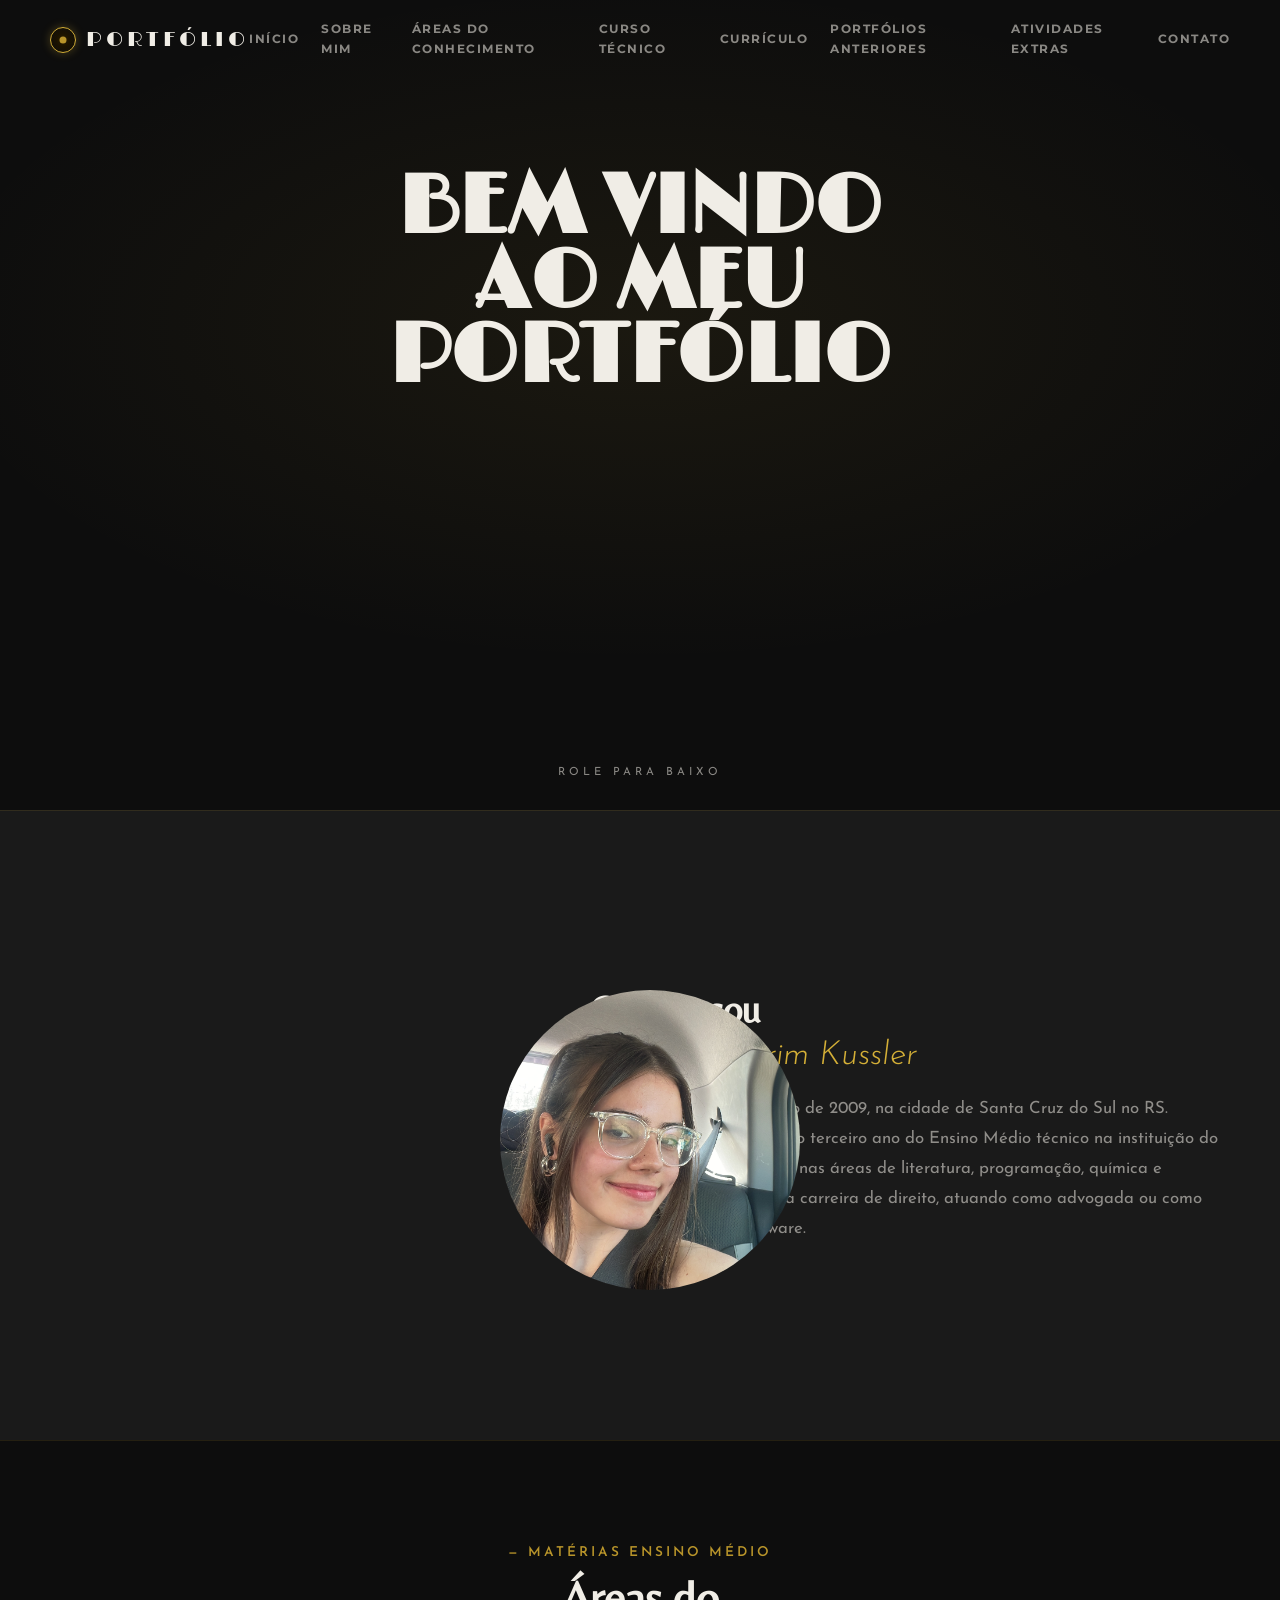
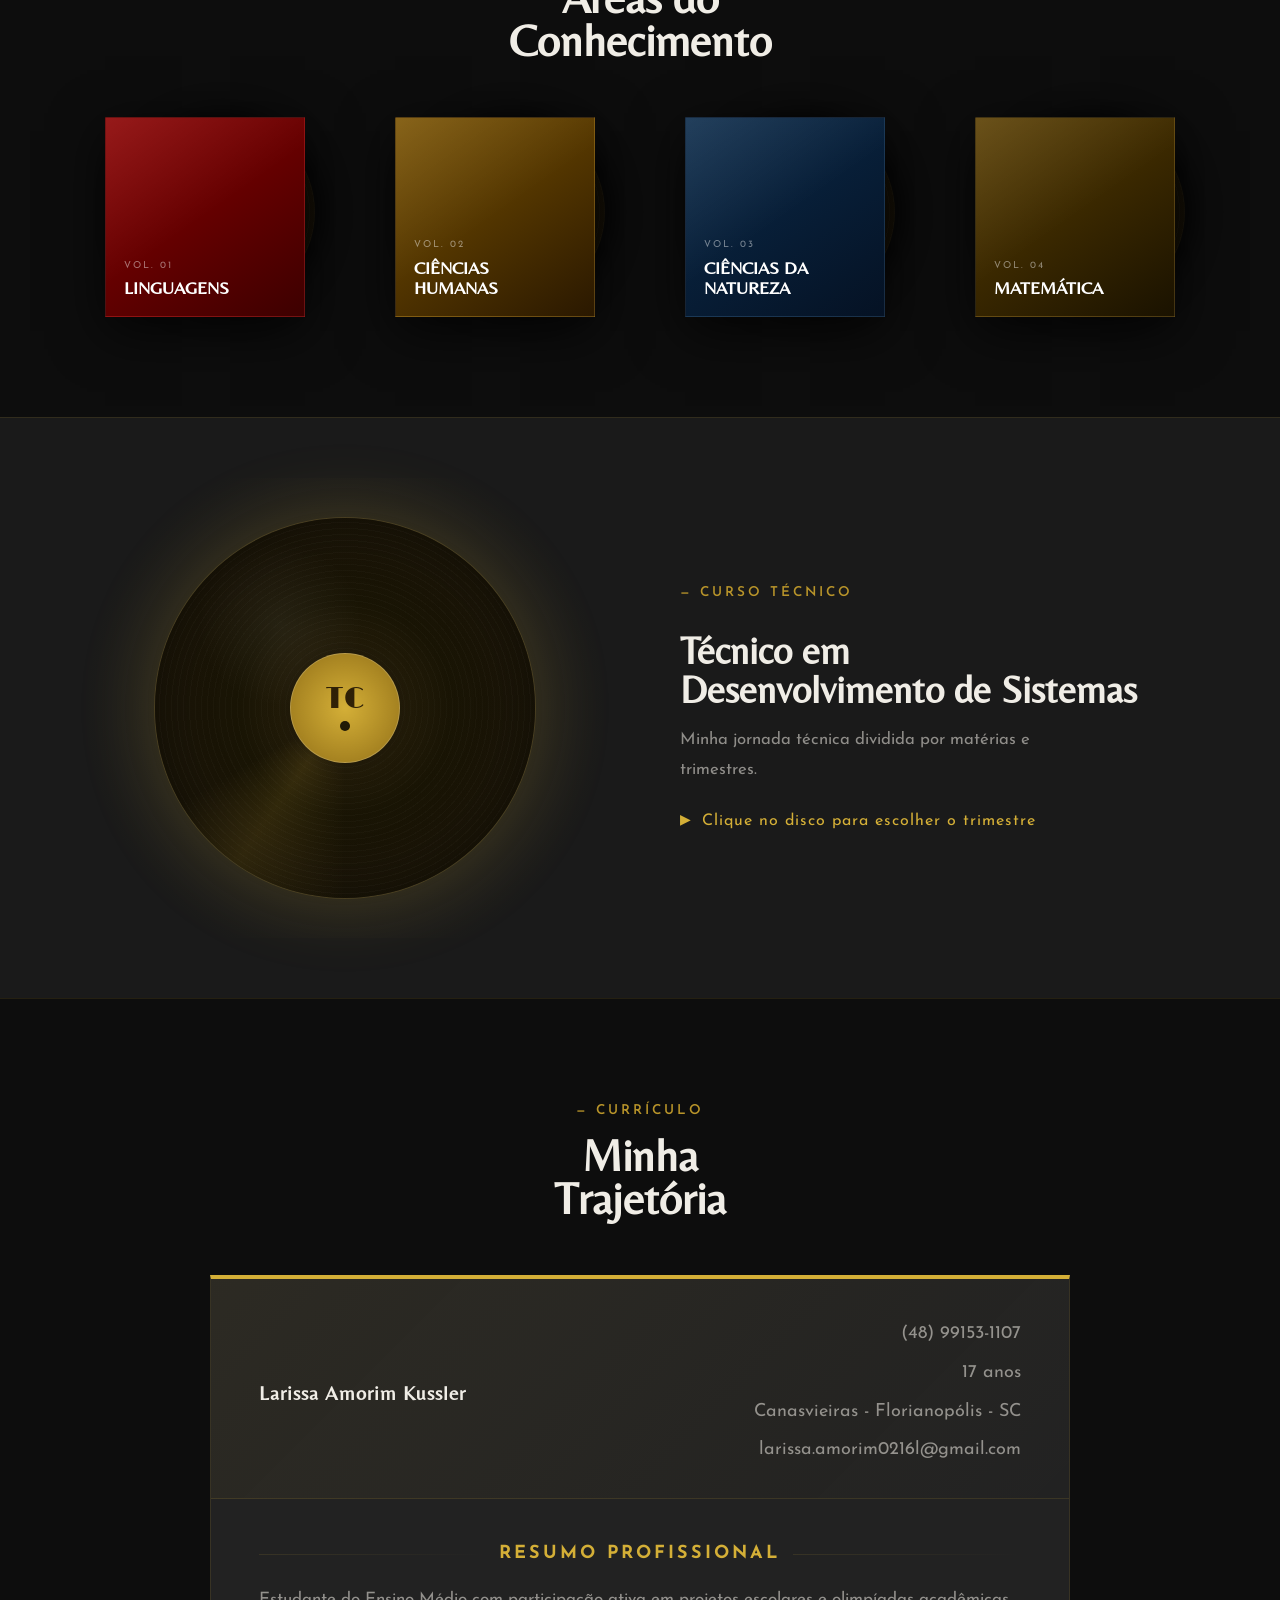
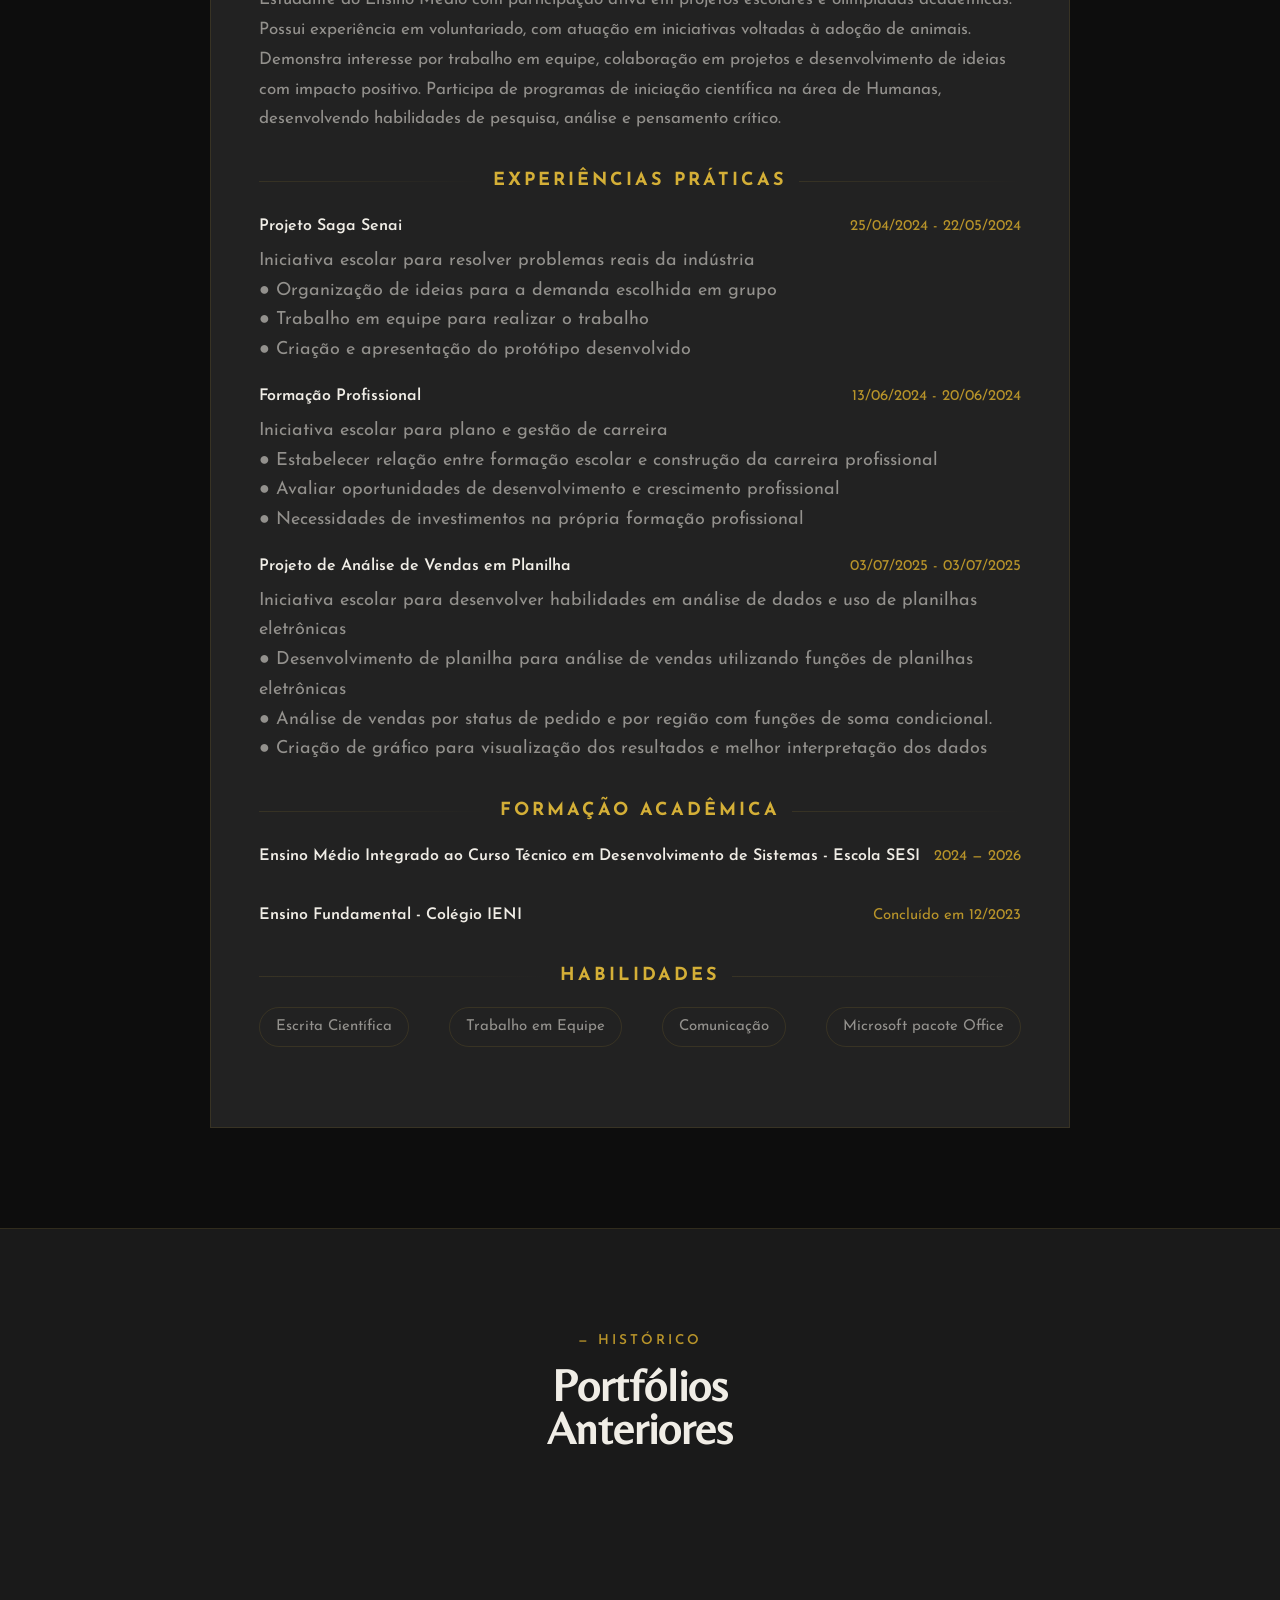
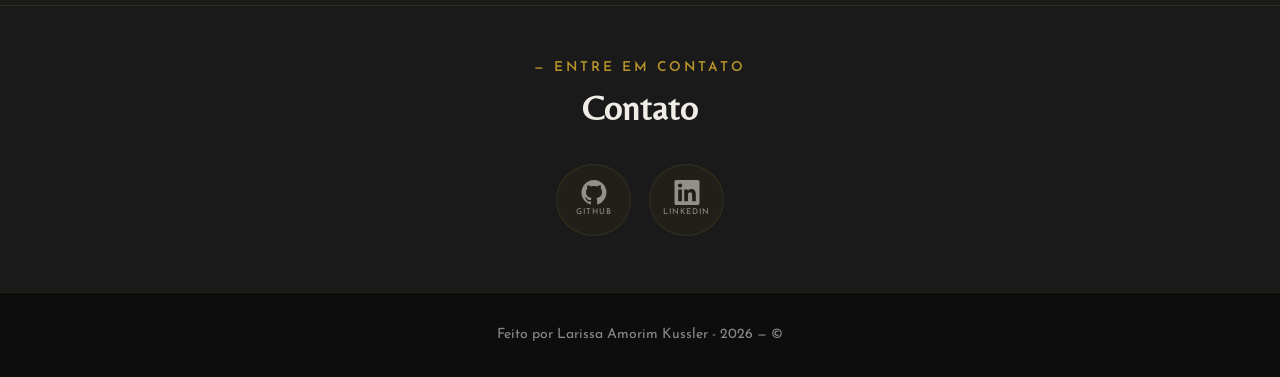
<file: index.html>
<!DOCTYPE html>
<html lang="pt-BR">
<head>
    <meta charset="UTF-8">
    <meta name="viewport" content="width=device-width, initial-scale=1.0">
    <title>Portfólio | Design, Criatividade & Propósito</title>
    <link rel="preconnect" href="https://fonts.googleapis.com">
    <link href="https://fonts.googleapis.com/css2?family=Limelight&family=Belleza&family=Josefin+Sans:ital,wght@0,300;0,400;0,600;1,300&family=Montserrat:wght@700;800&display=swap" rel="stylesheet">
    <link rel="stylesheet" href="style.css">
</head>
<body>

    <button id="back-to-top" title="Voltar ao topo">&#8679;</button>

    <!-- NAVBAR -->
    <header id="navbar">
        <div class="logo">
            <div class="logo-disc"></div>
            PORTFÓLIO
        </div>
        <nav class="nav-links">
            <a href="#hero">INÍCIO</a>
            <a href="#sobre">SOBRE MIM</a>
            <a href="#areas">ÁREAS DO CONHECIMENTO</a>
            <a href="#tecnico">CURSO TÉCNICO</a>
            <a href="#curriculo">CURRÍCULO</a>
            <a href="#portfolios-anteriores">PORTFÓLIOS ANTERIORES</a>
            <a href="#extras">ATIVIDADES EXTRAS</a>
            <a href="#contato">CONTATO</a>
        </nav>
    </header>


    <!-- HERO -->
    <section id="hero">
        <div class="hero-content">
            <h1 class="hero-title">BEM VINDO<br>AO MEU PORTFÓLIO</h1>
        </div>
            </div>
        </div>
        <div class="hero-scroll-hint">ROLE PARA BAIXO </div>
    </section>

    <!-- SOBRE MIM -->
    <section id="sobre">
        <div class="sobre-left">
        </div>
        <div class="sobre-right">
        <img src="foto.jpeg" alt="" style="position: absolute; left: 500PX; width: 300px; height: 300px; border-radius: 70%; object-fit: cover; ">           
         <h2>Olá, eu sou<br><em>Larissa Amorim Kussler</em></h2>
            <p>Nasci no dia 16 de fevereiro de 2009, na cidade de Santa Cruz do Sul no RS. Atualmente, está cursando o terceiro ano do Ensino Médio técnico na instituição do SESI/SENAI. Tem interesse nas áreas de literatura, programação, química e história. Pretende seguir na carreira de direito, atuando como advogada ou como desenvolvedora de Software.</p>
            </div>
        </div>
    </section>

    <!-- ÁREAS DO CONHECIMENTO -->
    <section id="areas">
        <div class="section-header centered">
                <p class="section-tag">— Matérias Ensino Médio</p>
            <h2>Áreas do<br>Conhecimento</h2>
        </div>
        <div class="albums-row" id="grid-areas">
            <div class="album-item" onclick="window.location.href='linguagens1tri.html'">
                <div class="album-cover" style="--c1:#8B0000;--c2:#3d0000">
                    <span class="alb-vol">VOL. 01</span>
                    <h3>LINGUAGENS</h3>
                    <div class="alb-shine"></div>
                </div>
                <div class="album-disc-hover">
                    <div class="adh-grooves"></div>
                    <div class="adh-label" style="background:#8B0000"><span>01</span><div class="adh-hole"></div></div>
                </div>
            </div>
            <div class="album-item" onclick="window.location.href='humanas1tri.html'">
                <div class="album-cover" style="--c1:#7a5200;--c2:#2a1800">
                    <span class="alb-vol">VOL. 02</span>
                    <h3>CIÊNCIAS HUMANAS</h3>
                    <div class="alb-shine"></div>
                </div>
                <div class="album-disc-hover">
                    <div class="adh-grooves"></div>
                    <div class="adh-label" style="background:#C9A95C"><span>02</span><div class="adh-hole"></div></div>
                </div>
            </div>
            <div class="album-item" onclick="window.location.href='natureza1tri.html'">
                <div class="album-cover" style="--c1:#0a2a4a;--c2:#051224">
                    <span class="alb-vol">VOL. 03</span>
                    <h3>CIÊNCIAS DA NATUREZA</h3>
                    <div class="alb-shine"></div>
                </div>
                <div class="album-disc-hover">
                    <div class="adh-grooves"></div>
                    <div class="adh-label" style="background:#0a4a7a"><span>03</span><div class="adh-hole"></div></div>
                </div>
            </div>
            <div class="album-item" onclick="window.location.href='matematica1tri.html'">
                <div class="album-cover" style="--c1:#5a3e00;--c2:#1a1200">
                    <span class="alb-vol">VOL. 04</span>
                    <h3>MATEMÁTICA</h3>
                    <div class="alb-shine"></div>
                </div>
                <div class="album-disc-hover">
                    <div class="adh-grooves"></div>
                    <div class="adh-label" style="background:#D4AF37"><span>04</span><div class="adh-hole"></div></div>
                </div>
            </div>
        </div>
    </section>

    <!-- CURSO TÉCNICO -->
    <section id="tecnico">
        <div class="tecnico-hero-layout">
            <div class="tecnico-hero-disc-wrap">
                <div class="tecnico-hero-disc" id="tecnico-hero-disc">
                    <div class="tdisc-grooves"></div>
                    <div class="tdisc-groove-highlight"></div>
                    <div class="tecnico-hero-label">
                        <span class="tecnico-hero-num">TC</span>
                        <div class="tecnico-hero-hole"></div>
                    </div>
                </div>
                <div class="tecnico-disc-glow"></div>
            </div>
            <div class="tecnico-hero-text">
                <p class="section-tag">— CURSO TÉCNICO</p>
                <h2 class="tecnico-hero-title">Técnico em<br>Desenvolvimento de Sistemas</h2>
                <p class="tecnico-hero-desc">Minha jornada técnica dividida por matérias e trimestres.</p>
                <p class="tecnico-hero-hint">
                    <span class="hint-icon">▶</span>
                    Clique no disco para escolher o trimestre
                </p>
            </div>
        </div>
    </section>

    <!-- CURRÍCULO -->
    <section id="curriculo">
        <div class="section-header centered">
            <p class="section-tag">— CURRÍCULO</p>
            <h2>Minha<br>Trajetória</h2>
        </div>
        <div class="curriculo-resume">
            <div class="resume-header">
                <div class="resume-header-left">
                    <div>
                        <h3 class="resume-name">Larissa Amorim Kussler<br></h3>
                    </div>
                </div>
                <div class="resume-header-right">
                    <div class="resume-contact-item"><span class="rc-icon"></span> (48) 99153-1107</div>
                    <div class="resume-contact-item"><span class="rc-icon"></span> 17 anos</div>
                    <div class="resume-contact-item"><span class="rc-icon"></span> Canasvieiras - Florianopólis - SC</div>
                    <div class="resume-contact-item"><span class="rc-icon"></span> larissa.amorim0216l@gmail.com</div>
                </div>
            </div>
            <div class="resume-body">
                <div class="resume-col-left">
                    <div class="resume-section">
                        <h4 class="resume-section-title"><span class="rs-line"></span>RESUMO PROFISSIONAL<span class="rs-line"></span></h4>
                        <p>Estudante do Ensino Médio com participação ativa em projetos escolares e olimpíadas acadêmicas. Possui 
experiência em voluntariado, com atuação em iniciativas voltadas à adoção de animais. Demonstra interesse por 
trabalho em equipe, colaboração em projetos e desenvolvimento de ideias com impacto positivo. Participa de 
programas de iniciação científica na área de Humanas, desenvolvendo habilidades de pesquisa, análise e pensamento 
crítico. </p>
                    </div>
                    <div class="resume-section">
                        <h4 class="resume-section-title"><span class="rs-line"></span>EXPERIÊNCIAs PRÁTICAS<span class="rs-line"></span></h4>
                        <div class="resume-exp-item">
                            <div class="resume-exp-header">
                                <strong>Projeto Saga Senai</strong>
                                <span class="resume-exp-year">25/04/2024 - 22/05/2024 </span>
                            </div>
                            <p>Iniciativa escolar para resolver problemas reais da indústria</p>
                            <p>● Organização de ideias para a demanda escolhida em grupo</p>
                            <p>● Trabalho em equipe para realizar o trabalho</p>
                            <p>● Criação e apresentação do protótipo desenvolvido</p>
                        </div>
                        <div class="resume-exp-item">
                            <div class="resume-exp-header">
                                <strong>Formação Profissional</strong>
                                <span class="resume-exp-year">13/06/2024 - 20/06/2024</span>
                            </div>
                        <p>Iniciativa escolar para plano e gestão de carreira </p>
                        <p>● Estabelecer relação entre formação escolar e construção da carreira profissional </p>
                        <p>● Avaliar oportunidades de desenvolvimento e crescimento profissional</p>
                        <p>● Necessidades de investimentos na própria formação profissional</p>
                    </div>
                    <div class="resume-exp-item">
                            <div class="resume-exp-header">
                                <strong>Projeto de Análise de Vendas em Planilha</strong>
                                <span class="resume-exp-year"> 03/07/2025 - 03/07/2025</span>
                            </div>
                        <p>Iniciativa escolar para desenvolver habilidades em análise de dados e uso de planilhas eletrônicas</p>
                        <p>● Desenvolvimento de planilha para análise de vendas utilizando funções de planilhas eletrônicas</p>
                        <p>● Análise de vendas por status de pedido e por região com funções de soma condicional.</p>
                        <p>● Criação de gráfico para visualização dos resultados e melhor interpretação dos dados</p>
                    </div>
                    </div>
                    <div class="resume-section">
                        <h4 class="resume-section-title"><span class="rs-line"></span>FORMAÇÃO ACADÊMICA<span class="rs-line"></span></h4>
                        <div class="resume-exp-item">
                            <div class="resume-exp-header">
                                <strong>Ensino Médio Integrado ao Curso Técnico em Desenvolvimento de Sistemas  - Escola SESI</strong>
                                <span class="resume-exp-year">2024 — 2026</span>
                            </div>
                        </div>
                    </div>
                                        <div class="resume-section">
                        <div class="resume-exp-item">
                            <div class="resume-exp-header">
                                <strong>Ensino Fundamental - Colégio IENI</strong>
                                <span class="resume-exp-year">Concluído em 12/2023</span>
                            </div>
                        </div>
                    </div>
                    <div class="resume-section">
                        <h4 class="resume-section-title"><span class="rs-line"></span>HABILIDADES<span class="rs-line"></span></h4>
                        <div class="resume-skills-grid">
                            <span>Escrita Científica </span>
                            <span>Trabalho em Equipe</span>
                            <span>Comunicação</span>
                            <span>Microsoft pacote Office</span>
                        </div>
                    </div>
                </div>
            </div>
        </div>
    </section>

    <!-- PORTFÓLIOS ANTERIORES -->
    <section id="portfolios-anteriores">
        <div class="section-header centered">
            <p class="section-tag">— HISTÓRICO</p>
            <h2>Portfólios<br>Anteriores</h2>
     
        </div>
    </section>

   
    <!-- CONTATO -->
    <section id="contato">
        <div class="section-header centered">
            <p class="section-tag">— ENTRE EM CONTATO</p>
            <h2>Contato</h2>
        </div>
        <div class="social-circles">
            <a href="https://github.com/Lari0216" target="_blank" class="social-circle" title="GitHub">
                <svg viewBox="0 0 24 24" fill="currentColor"><path d="M12 0C5.37 0 0 5.37 0 12c0 5.31 3.435 9.795 8.205 11.385.6.105.825-.255.825-.57 0-.285-.015-1.23-.015-2.235-3.015.555-3.795-.735-4.035-1.41-.135-.345-.72-1.41-1.23-1.695-.42-.225-1.02-.78-.015-.795.945-.015 1.62.87 1.845 1.23 1.08 1.815 2.805 1.305 3.495.99.105-.78.42-1.305.765-1.605-2.67-.3-5.46-1.335-5.46-5.925 0-1.305.465-2.385 1.23-3.225-.12-.3-.54-1.53.12-3.18 0 0 1.005-.315 3.3 1.23.96-.27 1.98-.405 3-.405s2.04.135 3 .405c2.295-1.56 3.3-1.23 3.3-1.23.66 1.65.24 2.88.12 3.18.765.84 1.23 1.905 1.23 3.225 0 4.605-2.805 5.625-5.475 5.925.435.375.81 1.095.81 2.22 0 1.605-.015 2.895-.015 3.3 0 .315.225.69.825.57A12.02 12.02 0 0 0 24 12c0-6.63-5.37-12-12-12z"/></svg>
                <span>GitHub</span>
            </a>
            <a href="https://www.linkedin.com/in/larissa-amorim-kussler-7534a0365/" target="_blank" class="social-circle" title="LinkedIn">
                <svg viewBox="0 0 24 24" fill="currentColor"><path d="M20.447 20.452h-3.554v-5.569c0-1.328-.027-3.037-1.852-3.037-1.853 0-2.136 1.445-2.136 2.939v5.667H9.351V9h3.414v1.561h.046c.477-.9 1.637-1.85 3.37-1.85 3.601 0 4.267 2.37 4.267 5.455v6.286zM5.337 7.433a2.062 2.062 0 0 1-2.063-2.065 2.064 2.064 0 1 1 2.063 2.065zm1.782 13.019H3.555V9h3.564v11.452zM22.225 0H1.771C.792 0 0 .774 0 1.729v20.542C0 23.227.792 24 1.771 24h20.451C23.2 24 24 23.227 24 22.271V1.729C24 .774 23.2 0 22.222 0h.003z"/></svg>
                <span>LinkedIn</span>
            </a>
    
            </a>
        </div>
    </section>

    <footer>
        <div class="footer-inner">
            <p>Feito por Larissa Amorim Kussler - 2026 — &copy; </p>
        </div>
    </footer>

    <!-- OVERLAY: ESCOLHA DO TRIMESTRE (3 discos) -->
    <div id="trimestre-escolha-overlay" class="overlay-hidden">
        <div class="trim-escolha-bg"></div>
        <div class="ov-navbar">
            <div class="logo">
                <div class="logo-disc"></div>
                PORTFÓLIO
            </div>
            <nav class="ov-nav-links">
                <a href="#hero"   onclick="closeAllOverlays()">INÍCIO</a>
                <a href="#sobre"  onclick="closeAllOverlays()">SOBRE MIM</a>
                <a href="#areas"  onclick="closeAllOverlays()">ÁREAS</a>
                <a href="#tecnico" onclick="closeAllOverlays()">CURSO TÉCNICO</a>
                <a href="#curriculo" onclick="closeAllOverlays()">CURRÍCULO</a>
                <a href="#portfolios-anteriores" onclick="closeAllOverlays()">PORTFÓLIOS ANTERIORES</a>
                <a href="#extras" onclick="closeAllOverlays()">ATIVIDADES EXTRAS</a>
                <a href="#contato" onclick="closeAllOverlays()">CONTATO</a>
            </nav>
        </div>
        <button class="ov-back-btn" id="close-trim-escolha">&#8592; VOLTAR</button>
        <a href="#hero" onclick="closeAllOverlays()" class="ov-home-link">&#8595; VOLTAR PARA O INÍCIO</a>
        <div class="trim-escolha-content">
            <p class="section-tag" style="text-align:center;margin-bottom:12px">— CURSO TÉCNICO</p>
            <h2 class="trim-escolha-title">ESCOLHA O TRIMESTRE</h2>
            <div class="trim-wave-deco"></div>
            <div class="trim-discs-row">
                <div class="trim-disc-item" data-trim="1">
                    <div class="trim-disc">
                        <div class="tdisc-grooves"></div>
                        <div class="tdisc-groove-highlight"></div>
                        <div class="trim-disc-label-center" style="background:radial-gradient(circle,#8B0000,#3a0000)">
                            <span class="trim-disc-num">01</span>
                            <div class="trim-disc-hole"></div>
                        </div>
                    </div>
                    <p class="trim-disc-label-text">1° TRIMESTRE</p>
                </div>
                <div class="trim-disc-item trim-disc-locked" data-trim="2">
                    <div class="trim-disc">
                        <div class="tdisc-grooves"></div>
                        <div class="tdisc-groove-highlight"></div>
                        <div class="trim-disc-label-center" style="background:radial-gradient(circle,#444,#222)">
                            <span class="trim-disc-num">02</span>
                            <div class="trim-disc-hole"></div>
                        </div>
                    </div>
                    <p class="trim-disc-label-text">2° TRIMESTRE</p>
                    <span class="trim-disc-badge">EM ANDAMENTO</span>
                </div>
                <div class="trim-disc-item trim-disc-locked" data-trim="3">
                    <div class="trim-disc">
                        <div class="tdisc-grooves"></div>
                        <div class="tdisc-groove-highlight"></div>
                        <div class="trim-disc-label-center" style="background:radial-gradient(circle,#444,#222)">
                            <span class="trim-disc-num">03</span>
                            <div class="trim-disc-hole"></div>
                        </div>
                    </div>
                    <p class="trim-disc-label-text">3° TRIMESTRE</p>
                    <span class="trim-disc-badge">EM ANDAMENTO</span>
                </div>
            </div>
        </div>
    </div>

    <!-- OVERLAY: MATÉRIAS + ATIVIDADES -->
    <div id="materias-overlay" class="overlay-hidden">
        <div class="mats-bg"></div>
        <div class="ov-navbar">
            <div class="logo">
                <div class="logo-disc"></div>
                PORTFÓLIO
            </div>
            <nav class="ov-nav-links">
                <a href="#hero"   onclick="closeAllOverlays()">INÍCIO</a>
                <a href="#sobre"  onclick="closeAllOverlays()">SOBRE MIM</a>
                <a href="#areas"  onclick="closeAllOverlays()">ÁREAS</a>
                <a href="#tecnico" onclick="closeAllOverlays()">CURSO TÉCNICO</a>
                <a href="#curriculo" onclick="closeAllOverlays()">CURRÍCULO</a>
                <a href="#portfolios-anteriores" onclick="closeAllOverlays()">PORTFÓLIOS ANTERIORES</a>
                <a href="#extras" onclick="closeAllOverlays()">ATIVIDADES EXTRAS</a>
                <a href="#contato" onclick="closeAllOverlays()">CONTATO</a>
            </nav>
        </div>
        <button class="ov-back-btn" id="close-materias">&#8592; VOLTAR</button>
        <div class="mats-layout">
            <div class="mats-left">
                <p class="mats-trimestre-label" id="mats-trimestre-label">1° TRIMESTRE</p>
                <p class="section-tag" style="margin-bottom:20px">MATÉRIAS</p>
                <div class="mats-subject-list">
                    <div class="mats-subject active" data-subject-index="0">
                        <span class="mats-subject-num">01</span>
                        <span class="mats-subject-name">Modelagem de Sistemas</span>
                    </div>
                    <div class="mats-subject" data-subject-index="1">
                        <span class="mats-subject-num">02</span>
                        <span class="mats-subject-name">Banco de Dados</span>
                    </div>
                    <div class="mats-subject" data-subject-index="2">
                        <span class="mats-subject-num">03</span>
                        <span class="mats-subject-name">IoT</span>
                    </div>
                </div>
            </div>
            <div class="mats-center">
                <div class="mats-vinyl" id="mats-vinyl">
                    <div class="tdisc-grooves"></div>
                    <div class="tdisc-groove-highlight"></div>
                    <div class="mats-vinyl-label" id="mats-vinyl-label">
                        <div class="mats-vinyl-hole"></div>
                    </div>
                </div>
            </div>
            <div class="mats-right">
                <p class="section-tag" style="margin-bottom:8px">MATÉRIA SELECIONADA</p>
                <h3 class="mats-selected-title" id="mats-selected-title">Modelagem de Sistemas</h3>
                <p class="mats-selected-hint">Clique na atividade para vê-la.</p>
                <p class="section-tag" style="margin-top:24px;margin-bottom:12px">ATIVIDADES</p>
                <div class="mats-activities-list" id="mats-activities-list">
                    <div class="mats-activity-item" data-activity="0"><span class="mats-act-icon"></span><span>01. S.A MODELAGEM DE SISTEMAS</span></div>
                    <div class="mats-activity-item" data-activity="1"><span class="mats-act-icon"></span><span>02. GRAND</span></div>
                </div>
            </div>
        </div>
    </div>

    <!-- OVERLAY: CARROSSEL DE ATIVIDADE -->
    <div id="atividade-overlay" class="overlay-hidden">
        <div class="ov-navbar">
            <div class="logo">
                <div class="logo-disc"></div>
                PORTFÓLIO
            </div>
            <nav class="ov-nav-links">
                <a href="#hero"   onclick="closeAllOverlays()">INÍCIO</a>
                <a href="#sobre"  onclick="closeAllOverlays()">SOBRE MIM</a>
                <a href="#areas"  onclick="closeAllOverlays()">ÁREAS</a>
                <a href="#tecnico" onclick="closeAllOverlays()">CURSO TÉCNICO</a>
                <a href="#curriculo" onclick="closeAllOverlays()">CURRÍCULO</a>
                <a href="#portfolios-anteriores" onclick="closeAllOverlays()">PORTFÓLIOS ANTERIORES</a>
                <a href="#extras" onclick="closeAllOverlays()">ATIVIDADES EXTRAS</a>
                <a href="#contato" onclick="closeAllOverlays()">CONTATO</a>
            </nav>
        </div>
        <!-- X: fecha apenas este overlay e volta para matérias (página anterior) -->
        <button class="ov-close-x" id="close-atividade-x" title="Voltar para matérias">&#8592; </button>
        <!-- Voltar para o início -->
        <div class="atv-carousel-layout">
            <button class="atv-nav-btn" id="atv-prev">&#8249;</button>
            <div class="atv-slide-wrap">
                <div class="atv-slide" id="atv-slide">
                    <div class="atv-header">
                        <p class="atv-tag" id="atv-tag">ATIVIDADE 01</p>
                        <h2 class="atv-title" id="atv-title">S.A. MODELAGEM DE SISTEMAS</h2>
                        <p class="atv-desc" id="atv-desc">Desenvolvi o diagrama de Casos de Uso do sistema segundo as regras de modelagem orientada a objetos.</p>
                    </div>
                    <div class="atv-image-area">
                        <div class="atv-image-placeholder">
                           <div class="sub-container-da-imagem" style="position: relative; width: 100%; height: 0; padding-top: 56.25%; overflow: hidden; border-radius: 8px;">
  <iframe loading="lazy" style="position: absolute; width: 100%; height: 100%; top: 0; left: 0; border: none; padding: 0; margin: 0;" 
    src="https://www.canva.com/design/DAHHzzkFiGE/0PovBXwvNQzaDWsAE7fESw/view?embed" allowfullscreen="allowfullscreen" allow="fullscreen">
  </iframe>
</div>
<div style="margin-top: 10px; font-size: 0.9rem;">
  <a href="https://www.canva.com/design/DAHHzzkFiGE/0PovBXwvNQzaDWsAE7fESw/view" target="_blank" rel="noopener" style="color: #d4af37; text-decoration: underline;">
    Grand Prix - Portfólio
  </a> de Larissa Amorim
</div>
                        </div>
                    </div>
                </div>
            </div>
            <button class="atv-nav-btn" id="atv-next">&#8250;</button>
        </div>
        <div class="atv-footer">
            <div class="atv-counter" id="atv-counter">1 / 2</div>
            <div class="atv-dots-row" id="atv-dots"></div>
        </div>
    </div>

    <!-- OVERLAY: PLAYER (Ensino Médio) -->
    <div id="album-overlay" class="overlay-hidden">
        <div class="ov-navbar">
            <div class="logo">
                <div class="logo-disc"></div>
                PORTFÓLIO
            </div>
            <nav class="ov-nav-links">
                <a href="#hero"   onclick="closeAllOverlays()">INÍCIO</a>
                <a href="#sobre"  onclick="closeAllOverlays()">SOBRE MIM</a>
                <a href="#areas"  onclick="closeAllOverlays()">ÁREAS</a>
                <a href="#tecnico" onclick="closeAllOverlays()">CURSO TÉCNICO</a>
                <a href="#curriculo" onclick="closeAllOverlays()">CURRÍCULO</a>
                <a href="#portfolios-anteriores" onclick="closeAllOverlays()">PORTFÓLIOS ANTERIORES</a>
                <a href="#extras" onclick="closeAllOverlays()">ATIVIDADES EXTRAS</a>
                <a href="#contato" onclick="closeAllOverlays()">CONTATO</a>
            </nav>
        </div>
        <div class="player-layout">
            <div class="player-left">
                <div class="player-cover-wrap">
                    <div class="player-vinyl" id="player-vinyl">
                        <div class="player-vinyl-label" id="player-vinyl-label"></div>
                    </div>
                    <div class="player-sleeve" id="player-sleeve"></div>
                </div>
                <button id="close-album">&#10005; FECHAR</button>
            </div>
            <div class="player-right">
                <p class="player-cat" id="player-cat">Ensino Médio</p>
                <h2 id="player-title">LINGUAGENS</h2>
                <p class="player-subtitle">Selecione um trimestre</p>
                <ul class="tracklist">
                    <li class="track-item" data-track="1">
                        <span class="track-num">01</span>
                        <div class="track-info"><strong>1° Trimestre</strong><span>Conteúdos e atividades</span></div>
                        <span class="track-arrow">&#8594;</span>
                    </li>
                    <li class="track-item" data-track="2">
                        <span class="track-num">02</span>
                        <div class="track-info"><strong>2° Trimestre</strong><span>Conteúdos e atividades</span></div>
                        <span class="track-arrow">&#8594;</span>
                    </li>
                    <li class="track-item" data-track="3">
                        <span class="track-num">03</span>
                        <div class="track-info"><strong>3° Trimestre</strong><span>Conteúdos e atividades</span></div>
                        <span class="track-arrow">&#8594;</span>
                    </li>
                </ul>
                <div class="player-bar"><div class="player-bar-fill" id="player-bar-fill"></div></div>
            </div>
        </div>
    </div>

    <!-- OVERLAY: TRIMESTRE (Ensino Médio) -->
    <div id="trimestre-overlay" class="overlay-hidden">
        <div class="ov-navbar">
            <div class="logo">
                <div class="logo-disc"></div>
                PORTFÓLIO
            </div>
            <nav class="ov-nav-links">
                <a href="#hero"   onclick="closeAllOverlays()">INÍCIO</a>
                <a href="#sobre"  onclick="closeAllOverlays()">SOBRE MIM</a>
                <a href="#areas"  onclick="closeAllOverlays()">ÁREAS</a>
                <a href="#tecnico" onclick="closeAllOverlays()">CURSO TÉCNICO</a>
                <a href="#curriculo" onclick="closeAllOverlays()">CURRÍCULO</a>
                <a href="#portfolios-anteriores" onclick="closeAllOverlays()">PORTFÓLIOS ANTERIORES</a>
                <a href="#extras" onclick="closeAllOverlays()">ATIVIDADES EXTRAS</a>
                <a href="#contato" onclick="closeAllOverlays()">CONTATO</a>
            </nav>
        </div>
        <button class="ov-back-btn" id="close-trimestre">&#8592; VOLTAR</button>
        <div class="trimestre-content">
            <h2 id="trimestre-title">1° Trimestre</h2>
            <p id="trimestre-subject"></p>
            <div class="atividades-grid">
                <div class="ativ-card"><span class="ativ-num">01</span><h4>Atividade 1</h4><p>Descrição da atividade ou projeto desenvolvido neste período.</p></div>
                <div class="ativ-card"><span class="ativ-num">02</span><h4>Atividade 2</h4><p>Descrição da atividade ou projeto desenvolvido neste período.</p></div>
                <div class="ativ-card"><span class="ativ-num">03</span><h4>Trabalho Final</h4><p>Descrição do trabalho ou avaliação principal do trimestre.</p></div>
            </div>
        </div>
    </div>

    <script src="script.js"></script>
</body>
</html>
</file>
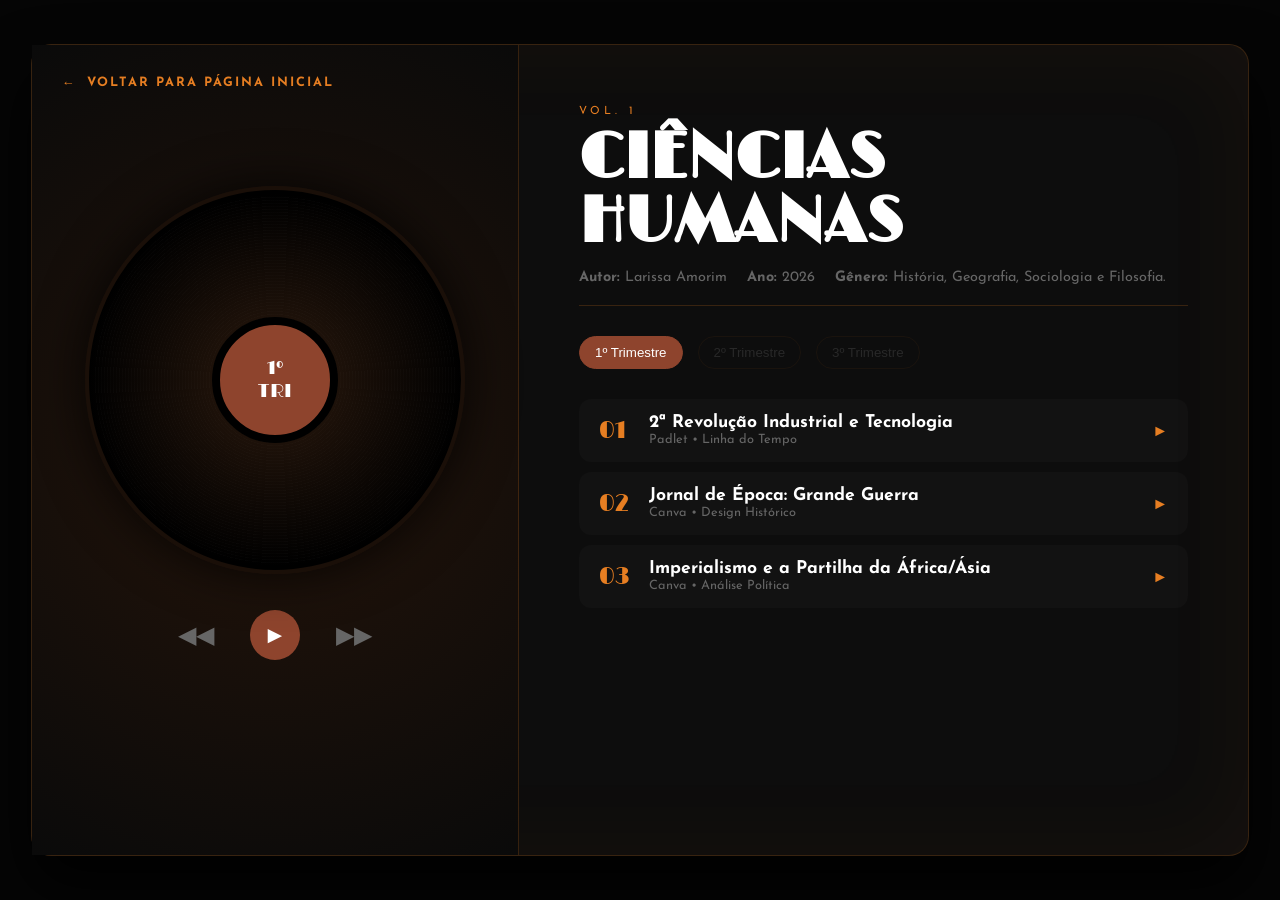
<file: humanas1tri.html>
<!DOCTYPE html>
<html lang="pt-BR">
<head>
    <meta charset="UTF-8">
    <meta name="viewport" content="width=device-width, initial-scale=1.0">
    <title>Humanas</title>
    <link rel="preconnect" href="https://fonts.googleapis.com">
    <link href="https://fonts.googleapis.com/css2?family=Limelight&family=Belleza&family=Josefin+Sans:wght@300;400;600&family=Montserrat:wght@700;800&display=swap" rel="stylesheet">
    
    <style>
        :root {
            --bg: #050505;
            --bg-card: #0d0d0d;
            --accent: #8e442d; /* Terracota / Humanas */
            --accent-bright: #e67e22; /* Âmbar Ativo */
            --gold: #D4AF37;
            --fg: #F0EDE6;
            --muted: #666;
            --border: rgba(230, 126, 34, 0.2);
            --font-display: 'Limelight', cursive;
            --font-body: 'Josefin Sans', sans-serif;
            --font-btn: 'Montserrat', sans-serif;
        }

        body {
            background-color: var(--bg);
            margin: 0;
            height: 100vh;
            display: flex;
            align-items: center;
            justify-content: center;
            font-family: var(--font-body);
            color: var(--fg);
            overflow: hidden;
        }

        .player-shell {
            width: 95%;
            max-width: 1300px;
            height: 90vh;
            background: var(--bg-card);
            border: 1px solid var(--border);
            border-radius: 20px;
            display: flex;
            position: relative;
            box-shadow: 0 30px 60px rgba(0,0,0,0.9), inset 0 0 100px rgba(230, 126, 34, 0.05);
        }

        .nav-back {
            position: absolute;
            top: 30px;
            left: 30px;
            color: var(--accent-bright);
            text-decoration: none;
            font-size: 0.8rem;
            letter-spacing: 2px;
            font-weight: 700;
            z-index: 100;
            display: flex;
            align-items: center;
            gap: 10px;
            transition: 0.3s;
        }
        .nav-back:hover { color: #fff; transform: translateX(-5px); }

        /* --- ESQUERDA --- */
        .player-left {
            flex: 1;
            display: flex;
            flex-direction: column;
            align-items: center;
            justify-content: center;
            border-right: 1px solid var(--border);
            background: radial-gradient(circle at center, #24140a 0%, #0a0a0a 100%);
            padding: 40px;
        }

        .vinyl-container {
            position: relative;
            width: 380px;
            height: 380px;
            display: flex;
            align-items: center;
            justify-content: center;
            margin-bottom: 40px;
        }

        .disco {
            width: 100%;
            height: 100%;
            background: radial-gradient(circle, #2c1a0e 0%, #000 70%);
            border-radius: 50%;
            border: 4px solid #1a0f08;
            box-shadow: 0 0 50px rgba(0,0,0,0.8);
            position: relative;
            animation: rotate 12s linear infinite;
            animation-play-state: paused;
        }

        .disco::after {
            content: ''; position: absolute; inset: 5px; border-radius: 50%;
            background: repeating-radial-gradient(circle, transparent 0, transparent 2px, rgba(255,255,255,0.02) 3px);
        }

        .disco-label {
            position: absolute; width: 110px; height: 110px; background: var(--accent);
            border-radius: 50%; top: 50%; left: 50%; transform: translate(-50%, -50%);
            border: 8px solid #000; display: flex; align-items: center; justify-content: center;
            font-family: var(--font-display); color: #fff; font-size: 1.2rem; text-align: center; z-index: 2;
        }

        @keyframes rotate { from { transform: rotate(0deg); } to { transform: rotate(360deg); } }

        .fake-controls { display: flex; gap: 30px; align-items: center; margin-bottom: 20px; }
        .ctrl-btn { background: none; border: none; color: var(--muted); font-size: 1.5rem; cursor: pointer; transition: 0.3s; }
        .ctrl-btn:hover { color: var(--accent-bright); }
        .play-btn { width: 50px; height: 50px; border-radius: 50%; background: var(--accent); color: #fff; display: flex; align-items: center; justify-content: center; }

        .visualizer { display: flex; gap: 4px; height: 30px; align-items: flex-end; }
        .bar { width: 4px; background: var(--accent-bright); border-radius: 2px; animation: wave 1s ease-in-out infinite alternate; animation-play-state: paused; }
        @keyframes wave { from { height: 5px; } to { height: 30px; } }

        /* --- DIREITA --- */
        .player-right { flex: 1.5; padding: 50px 60px; display: flex; flex-direction: column; overflow-y: auto; }

        .album-info { margin-bottom: 30px; }
        .album-tag { color: var(--accent-bright); font-size: 0.7rem; letter-spacing: 4px; text-transform: uppercase; margin-bottom: 10px; }
        .album-title { font-family: var(--font-display); font-size: 4rem; margin: 0; color: #fff; line-height: 1; }
        .album-meta { color: var(--muted); font-size: 0.9rem; margin-top: 15px; display: flex; gap: 20px; border-bottom: 1px solid var(--border); padding-bottom: 20px;}

        .trimester-nav { display: flex; gap: 15px; margin-bottom: 30px; }
        .tri-btn { background: none; border: 1px solid var(--border); color: var(--muted); padding: 8px 15px; border-radius: 20px; cursor: pointer; transition: 0.3s; }
        .tri-btn.active { background: var(--accent); color: #fff; border-color: var(--accent); }
        .tri-btn.locked { opacity: 0.3; cursor: not-allowed; }

        .track-item {
            display: flex; align-items: center; padding: 15px 20px; border-radius: 12px;
            margin-bottom: 10px; cursor: pointer; transition: 0.3s; background: rgba(255,255,255,0.02);
        }
        .track-item:hover { background: rgba(230, 126, 34, 0.05); transform: translateX(5px); }
        .track-num { font-family: var(--font-display); color: var(--accent-bright); font-size: 1.5rem; width: 50px; }
        .track-details { flex-grow: 1; }
        .track-details strong { display: block; font-size: 1.1rem; color: #fff; }
        .track-details span { font-size: 0.8rem; color: var(--muted); }

        /* --- DETALHE --- */
        .detail-view { display: none; }
        .btn-back-list { background: rgba(230, 126, 34, 0.1); border: 1px solid var(--accent); color: var(--accent-bright); padding: 8px 15px; border-radius: 20px; cursor: pointer; margin-bottom: 20px; }
        
        .media-container {
            width: 100%; height: 350px; background: #000; border-radius: 15px;
            margin-bottom: 25px; overflow: hidden; display: flex; align-items: center; justify-content: center;
        }
        .media-container iframe { width: 100%; height: 100%; border: none; }

        .detail-card { background: #110c0a; padding: 30px; border-radius: 15px; border: 1px solid var(--border); }
        .tag { background: rgba(230, 126, 34, 0.1); color: var(--accent-bright); font-size: 0.7rem; padding: 4px 10px; border-radius: 4px; margin-right: 5px; }
        .detail-card h2 { font-family: var(--font-display); color: #fff; font-size: 2rem; margin: 15px 0;}
        .detail-skill { font-size: 0.85rem; color: var(--accent-bright); border-top: 1px dashed var(--border); margin-top: 20px; padding-top: 20px; line-height: 1.6; }

        .progress-bar { height: 6px; background: #222; border-radius: 3px; margin: 20px 0; position: relative; }
        .progress-fill { height: 100%; background: var(--accent-bright); width: 0%; transition: width 0.8s; }

        ::-webkit-scrollbar { width: 6px; }
        ::-webkit-scrollbar-thumb { background: var(--accent); border-radius: 10px; }
    </style>
</head>
<body>

    <div class="player-shell">
        <a href="index.html" class="nav-back"><span>&#8592;</span>VOLTAR PARA PÁGINA INICIAL</a>

        <div class="player-left">
            <div class="vinyl-container">
                <div class="disco" id="vinyl-disc">
                    <div class="disco-label" id="disco-id">1º<br>TRI</div>
                </div>
            </div>
            <div class="fake-controls">
                <button class="ctrl-btn">&#9664;&#9664;</button>
                <button class="ctrl-btn play-btn" id="play-pause-btn">&#9658;</button>
                <button class="ctrl-btn">&#9654;&#9654;</button>
            </div>
            <div class="visualizer">
                <div class="bar"></div><div class="bar"></div><div class="bar"></div><div class="bar"></div><div class="bar"></div>
            </div>
        </div>

        <div class="player-right">
            <div class="album-info">
                <p class="album-tag">VOL. 1</p>
                <h1 class="album-title">CIÊNCIAS HUMANAS</h1>
                <div class="album-meta">
                    <span><strong>Autor:</strong> Larissa Amorim</span>
                    <span><strong>Ano:</strong> 2026</span>
                    <span><strong>Gênero:</strong> História, Geografia, Sociologia e Filosofia.</span>
                </div>
            </div>

            <div class="trimester-nav">
                <button class="tri-btn active">1º Trimestre</button>
                <button class="tri-btn locked">2º Trimestre</button>
                <button class="tri-btn locked">3º Trimestre</button>
            </div>

            <div id="list-view">
                <div class="track-item" onclick="showDetail('hum1')">
                    <span class="track-num">01</span>
                    <div class="track-details">
                        <strong>2ª Revolução Industrial e Tecnologia</strong>
                        <span>Padlet • Linha do Tempo</span>
                    </div>
                    <span style="color:var(--accent-bright)">&#9658;</span>
                </div>
                <div class="track-item" onclick="showDetail('hum2')">
                    <span class="track-num">02</span>
                    <div class="track-details">
                        <strong>Jornal de Época: Grande Guerra</strong>
                        <span>Canva • Design Histórico</span>
                    </div>
                    <span style="color:var(--accent-bright)">&#9658;</span>
                </div>
                <div class="track-item" onclick="showDetail('hum3')">
                    <span class="track-num">03</span>
                    <div class="track-details">
                        <strong>Imperialismo e a Partilha da África/Ásia</strong>
                        <span>Canva • Análise Política</span>
                    </div>
                    <span style="color:var(--accent-bright)">&#9658;</span>
                </div>
            </div>

            <div id="detail-view" class="detail-view">
                <button class="btn-back-list" onclick="hideDetail()">&#8592; Voltar à Playlist</button>
                <div class="media-container" id="det-media"></div>
                <div class="detail-card">
                    <div id="det-tags"></div>
                    <h2 id="det-title"></h2>
                    <p id="det-desc" style="line-height: 1.5; color: #ccc;"></p>
                    <div class="progress-bar"><div class="progress-fill" id="prog-fill"></div></div>
                    <div class="detail-skill" id="det-skill"></div>
                </div>
            </div>
        </div>
    </div>

    <script>
        const data = {
            'hum1': {
                id: '01',
                title: 'A 2ª Revolução Industrial e a Expansão Tecnológica',
                tags: ['#História', '#Tecnologia', '#Geopolítica'],
                mediaType: 'iframe',
                mediaSrc: 'https://padlet.com/larissa_kussler/mapa-2-revolucao-industrial-baf2k838id9fs453', 
                desc: 'Nesta atividade, montei uma linha do tempo em um mapa-mundi para mostrar como tecnologias como as ferrovias, telégrafos e refinarias se espalharam pelo mundo no final do século XIX. Expliquei as características técnicas dessas inovações e discutimos em sala como esse avanço industrial todo acabou gerando a busca por novos mercados, o neocolonialismo e aquele clima de "Paz Armada" antes das grandes guerras.',
                skill: '<strong>H21 / H22</strong> - Reconhecer como diferentes grupos se manifestaram diante das mudanças tecnológicas e analisar o fluxo dessa expansão pelo mundo.<br><br><strong>H23</strong> - Relacionar textos e processos históricos para entender como a indústria moldou a sociedade da época.'
            },
            'hum2': {
                id: '02',
                title: 'Jornal de Época: Grande Guerra e Rev. Russa',
                tags: ['#Canva', '#Jornalismo', '#GrandeGuerra'],
                mediaType: 'iframe',
                mediaSrc: 'https://www.canva.com/design/DAHFhkmpHFg/Ai0pz-1RSfhyaQLSZAFglA/view?embed', 
                desc: 'Nesta atividade, eu "virei" um jornalista do começo do século XX para investigar a Grande Guerra e a Revolução Russa. Tive que escrever três matérias com uma visão da época e montar a capa de um jornal antigo no Canva. Foi um desafio legal para entender como a nacionalidade do jornalista muda totalmente a forma como a notícia é contada.',
                skill: '<strong>C3 / C6</strong> - Analisar processos históricos e geopolíticos utilizando diferentes linguagens.<br><br><strong>H15 / H16</strong> - Relacionar conflitos mundiais com a ocupação do espaço.<br><br><strong>H20</strong> - Analisar relações de poder e dilemas políticos.<br><br><strong>H39</strong> - Produzir textos autorais utilizando o design e estética de um contexto histórico.'
            },
            'hum3': {
                id: '03',
                title: 'Imperialismo e a Partilha da África/Ásia',
                tags: ['#Imperialismo', '#África', '#Independência'],
                mediaType: 'iframe',
                mediaSrc: 'https://www.canva.com/design/DAHDv0aqe2Q/qqF5rjinXPqr2iL1sFkJzg/view?embed', 
                desc: 'Estudei como a 2ª Revolução Industrial impulsionou a colonização. Começamos discutindo os "zoológicos humanos" e, depois, escolhi o Egito para contar sua trajetória em cinco momentos: desde antes da invasão até a luta pela independência e como ele está hoje.',
                skill: '<strong>C2</strong> - Compreender a relação entre a expansão industrial e o processo de colonização.<br><br><strong>H8 / H10</strong> - Analisar a partilha dos continentes e as consequências políticas e sociais.<br><br><strong>H12</strong> - Relacionar os processos de independência com desafios atuais.'
            }
        };

        const vinyl = document.getElementById('vinyl-disc');
        const playBtn = document.getElementById('play-pause-btn');

        function showDetail(id) {
            const item = data[id];
            document.getElementById('det-title').innerText = item.title;
            document.getElementById('det-desc').innerText = item.desc;
            document.getElementById('det-skill').innerHTML = '<span style="color:#fff; font-weight:bold;">Habilidades e Competências:</span><br><br>' + item.skill;
            document.getElementById('det-tags').innerHTML = item.tags.map(t => `<span class="tag">${t}</span>`).join('');
            
            const media = document.getElementById('det-media');
            media.innerHTML = `<iframe src="${item.mediaSrc}"></iframe>`;

            document.getElementById('list-view').style.display = 'none';
            document.getElementById('detail-view').style.display = 'block';
            document.getElementById('disco-id').innerText = item.id;
            
            vinyl.style.animationPlayState = 'running';
            playBtn.innerHTML = '&#10074;&#10074;';
            setTimeout(() => { document.getElementById('prog-fill').style.width = '65%'; }, 100);
        }

        function hideDetail() {
            document.getElementById('list-view').style.display = 'block';
            document.getElementById('detail-view').style.display = 'none';
            document.getElementById('disco-id').innerHTML = '1º<br>TRI';
            vinyl.style.animationPlayState = 'paused';
            playBtn.innerHTML = '&#9658;';
            document.getElementById('prog-fill').style.width = '0%';
        }
    </script>
</body>
</html>
</file>
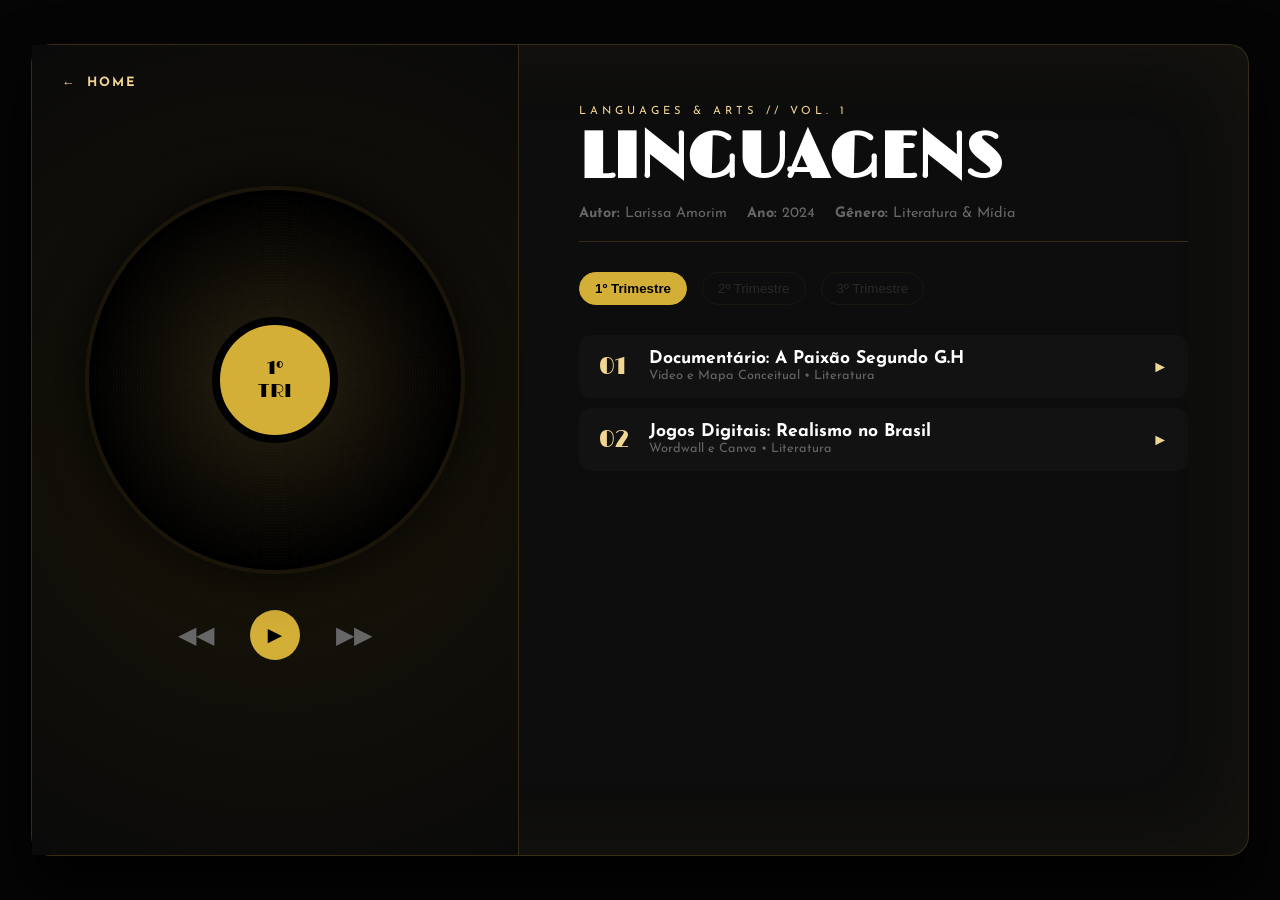
<file: linguagens1tri.html>
<!DOCTYPE html>
<html lang="pt-BR">
<head>
    <meta charset="UTF-8">
    <meta name="viewport" content="width=device-width, initial-scale=1.0">
    <title>Linguagens | Player Acadêmico</title>
    <link rel="preconnect" href="https://fonts.googleapis.com">
    <link href="https://fonts.googleapis.com/css2?family=Limelight&family=Belleza&family=Josefin+Sans:wght@300;400;600&family=Montserrat:wght@700;800&display=swap" rel="stylesheet">
    
    <style>
        :root {
            --bg: #050505;
            --bg-card: #0d0d0d;
            --gold: #D4AF37;
            --gold-bright: #f1d592;
            --fg: #F0EDE6;
            --muted: #666;
            --border: rgba(212,175,55,0.2);
            --font-display: 'Limelight', cursive;
            --font-body: 'Josefin Sans', sans-serif;
            --font-btn: 'Montserrat', sans-serif;
        }

        body {
            background-color: var(--bg);
            margin: 0;
            height: 100vh;
            display: flex;
            align-items: center;
            justify-content: center;
            font-family: var(--font-body);
            color: var(--fg);
            overflow: hidden;
        }

        .player-shell {
            width: 95%;
            max-width: 1300px;
            height: 90vh;
            background: var(--bg-card);
            border: 1px solid var(--border);
            border-radius: 20px;
            display: flex;
            position: relative;
            box-shadow: 0 30px 60px rgba(0,0,0,0.9), inset 0 0 100px rgba(212,175,55,0.05);
        }

        .nav-back {
            position: absolute;
            top: 30px;
            left: 30px;
            color: var(--gold-bright);
            text-decoration: none;
            font-size: 0.8rem;
            letter-spacing: 2px;
            font-weight: 700;
            z-index: 100;
            display: flex;
            align-items: center;
            gap: 10px;
            transition: 0.3s;
        }
        .nav-back:hover { color: #fff; transform: translateX(-5px); }

        .player-left {
            flex: 1;
            display: flex;
            flex-direction: column;
            align-items: center;
            justify-content: center;
            border-right: 1px solid var(--border);
            background: radial-gradient(circle at center, #1a1508 0%, #0a0a0a 100%);
            padding: 40px;
        }

        .vinyl-container {
            position: relative;
            width: 380px;
            height: 380px;
            display: flex;
            align-items: center;
            justify-content: center;
            margin-bottom: 40px;
        }

        .disco {
            width: 100%;
            height: 100%;
            background: radial-gradient(circle, #2a2211 0%, #000 70%);
            border-radius: 50%;
            border: 4px solid #1a1508;
            box-shadow: 0 0 50px rgba(0,0,0,0.8);
            position: relative;
            animation: rotate 12s linear infinite;
            animation-play-state: paused;
        }

        .disco::after {
            content: ''; position: absolute; inset: 5px; border-radius: 50%;
            background: repeating-radial-gradient(circle, transparent 0, transparent 2px, rgba(255,255,255,0.02) 3px);
        }

        .disco-label {
            position: absolute; width: 110px; height: 110px; background: var(--gold);
            border-radius: 50%; top: 50%; left: 50%; transform: translate(-50%, -50%);
            border: 8px solid #000; display: flex; align-items: center; justify-content: center;
            font-family: var(--font-display); color: #000; font-size: 1.2rem; text-align: center; z-index: 2;
        }

        @keyframes rotate { from { transform: rotate(0deg); } to { transform: rotate(360deg); } }

        .fake-controls { display: flex; gap: 30px; align-items: center; margin-bottom: 20px; }
        .ctrl-btn { background: none; border: none; color: var(--muted); font-size: 1.5rem; cursor: pointer; transition: 0.3s; }
        .ctrl-btn:hover { color: var(--gold-bright); }
        .play-btn { width: 50px; height: 50px; border-radius: 50%; background: var(--gold); color: #000; display: flex; align-items: center; justify-content: center; }

        .visualizer { display: flex; gap: 4px; height: 30px; align-items: flex-end; }
        .bar { width: 4px; background: var(--gold-bright); border-radius: 2px; animation: wave 1s ease-in-out infinite alternate; animation-play-state: paused; }
        @keyframes wave { from { height: 5px; } to { height: 30px; } }

        .player-right { flex: 1.5; padding: 50px 60px; display: flex; flex-direction: column; overflow-y: auto; }

        .album-info { margin-bottom: 30px; }
        .album-tag { color: var(--gold-bright); font-size: 0.7rem; letter-spacing: 4px; text-transform: uppercase; margin-bottom: 10px; }
        .album-title { font-family: var(--font-display); font-size: 4rem; margin: 0; color: #fff; line-height: 1; }
        .album-meta { color: var(--muted); font-size: 0.9rem; margin-top: 15px; display: flex; gap: 20px; border-bottom: 1px solid var(--border); padding-bottom: 20px;}

        .trimester-nav { display: flex; gap: 15px; margin-bottom: 30px; }
        .tri-btn { background: none; border: 1px solid var(--border); color: var(--muted); padding: 8px 15px; border-radius: 20px; cursor: pointer; transition: 0.3s; }
        .tri-btn.active { background: var(--gold); color: #000; border-color: var(--gold); font-weight: bold;}
        .tri-btn.locked { opacity: 0.3; cursor: not-allowed; }

        .track-item {
            display: flex; align-items: center; padding: 15px 20px; border-radius: 12px;
            margin-bottom: 10px; cursor: pointer; transition: 0.3s; background: rgba(255,255,255,0.02);
        }
        .track-item:hover { background: rgba(212,175,55, 0.05); transform: translateX(5px); }
        .track-num { font-family: var(--font-display); color: var(--gold-bright); font-size: 1.5rem; width: 50px; }
        .track-details { flex-grow: 1; }
        .track-details strong { display: block; font-size: 1.1rem; color: #fff; }
        .track-details span { font-size: 0.8rem; color: var(--muted); }

        .detail-view { display: none; }
        .btn-back-list { background: rgba(212,175,55, 0.1); border: 1px solid var(--gold); color: var(--gold-bright); padding: 8px 15px; border-radius: 20px; cursor: pointer; margin-bottom: 20px; transition: 0.3s;}
        .btn-back-list:hover { background: var(--gold); color: #000; }
        
        .media-container {
            width: 100%; height: 350px; background: #000; border-radius: 15px;
            margin-bottom: 25px; overflow: hidden; display: flex; align-items: center; justify-content: center;
        }
        .media-container img { width: 100%; height: 100%; object-fit: cover; }
        .media-container iframe { width: 100%; height: 100%; border: none; }

        .detail-card { background: #110e0a; padding: 30px; border-radius: 15px; border: 1px solid var(--border); }
        .tag { background: rgba(212,175,55, 0.1); color: var(--gold-bright); font-size: 0.7rem; padding: 4px 10px; border-radius: 4px; margin-right: 5px; }
        .detail-card h2 { font-family: var(--font-display); color: #fff; font-size: 2rem; margin-top: 10px; margin-bottom: 10px;}
        .detail-skill { font-size: 0.85rem; color: var(--gold-bright); border-top: 1px dashed var(--border); margin-top: 20px; padding-top: 20px; line-height: 1.6; }

        .progress-bar { height: 6px; background: #222; border-radius: 3px; margin: 20px 0; position: relative; }
        .progress-fill { height: 100%; background: var(--gold-bright); width: 0%; transition: width 0.8s; }

        ::-webkit-scrollbar { width: 6px; }
        ::-webkit-scrollbar-thumb { background: var(--gold); border-radius: 10px; }
    </style>
</head>
<body>

    <div class="player-shell">
        <a href="index.html" class="nav-back"><span>&#8592;</span> HOME</a>

        <div class="player-left">
            <div class="vinyl-container">
                <div class="disco" id="vinyl-disc">
                    <div class="disco-label" id="disco-id">1º<br>TRI</div>
                </div>
            </div>
            
            <div class="fake-controls">
                <button class="ctrl-btn">&#9664;&#9664;</button>
                <button class="ctrl-btn play-btn" id="play-pause-btn">&#9658;</button>
                <button class="ctrl-btn">&#9654;&#9654;</button>
            </div>
            
            <div class="visualizer">
                <div class="bar"></div>
                <div class="bar"></div>
                <div class="bar"></div>
                <div class="bar"></div>
                <div class="bar"></div>
            </div>
        </div>

        <div class="player-right">
            
            <div class="album-info">
                <p class="album-tag">LANGUAGES & ARTS // VOL. 1</p>
                <h1 class="album-title">LINGUAGENS</h1>
                <div class="album-meta">
                    <span><strong>Autor:</strong> Larissa Amorim</span>
                    <span><strong>Ano:</strong> 2024</span>
                    <span><strong>Gênero:</strong> Literatura & Mídia</span>
                </div>
            </div>

            <div class="trimester-nav">
                <button class="tri-btn active">1º Trimestre</button>
                <button class="tri-btn locked">2º Trimestre</button>
                <button class="tri-btn locked">3º Trimestre</button>
            </div>

            <div id="list-view">
                <div class="track-item" onclick="showDetail('ling1')">
                    <span class="track-num">01</span>
                    <div class="track-details">
                        <strong>Documentário: A Paixão Segundo G.H</strong>
                        <span>Vídeo e Mapa Conceitual • Literatura</span>
                    </div>
                    <span style="color:var(--gold-bright)">&#9658;</span>
                </div>
                
                <div class="track-item" onclick="showDetail('ling2')">
                    <span class="track-num">02</span>
                    <div class="track-details">
                        <strong>Jogos Digitais: Realismo no Brasil</strong>
                        <span>Wordwall e Canva • Literatura</span>
                    </div>
                    <span style="color:var(--gold-bright)">&#9658;</span>
                </div>
            </div>

            <div id="detail-view" class="detail-view">
                <button class="btn-back-list" onclick="hideDetail()">&#8592; Voltar à Playlist</button>
                <div class="media-container" id="det-media"></div>
                <div class="detail-card">
                    <div id="det-tags"></div>
                    <h2 id="det-title"></h2>
                    <p id="det-desc" style="color: #ccc; line-height: 1.5; font-size: 0.95rem;"></p>
                    <div class="progress-bar"><div class="progress-fill" id="prog-fill"></div></div>
                    <div class="detail-skill" id="det-skill"></div>
                </div>
            </div>
        </div>
    </div>

    <script>
        const data = {
            'ling1': {
                id: '01',
                title: 'Documentário: A Paixão Segundo G.H',
                tags: ['Literatura', 'Vídeo', 'Análise'], // Adicionado para corrigir o erro
                mediaType: 'iframe',
                mediaSrc: 'https://www.youtube.com/embed/v1jptYC5Mwo', 
                desc: 'Nesta atividade, o meu grupo produziu um vídeo para discutir se existe "certo ou errado" na experiência da G.H. Analisamos se o que ela viveu foi uma violação moral ou uma forma de se libertar das regras sociais.',
                skill: '<strong>H4</strong> - Reconhecer a pluralidade de manifestações artísticas e culturais.<br><br><strong>H22</strong> - Produzir textos técnicos de acordo com uma estrutura estabelecida.'
            },
            'ling2': {
                id: '02',
                title: 'Jogos Digitais: Realismo no Brasil',
                tags: ['Gamificação', 'Canva', 'Literatura'], // Adicionado para corrigir o erro
                mediaType: 'iframe',
                mediaSrc: 'https://www.canva.com/design/DAHB31eK4C0/IxbRqi24bWV-9AUkbmof2Q/view?embed', 
                desc: 'Revisamos as escolas literárias criando jogos no Wordwall. Meu grupo ficou com o Realismo, montando desafios para a turma.',
                skill: '<strong>H15</strong> - Produzir trabalhos individuais e coletivos, explorando materiais e técnicas artísticas.'
            }
        };

        const vinyl = document.getElementById('vinyl-disc');
        const playBtn = document.getElementById('play-pause-btn');
        const visualizerBars = document.querySelectorAll('.bar');

        function showDetail(id) {
            const item = data[id];
            document.getElementById('det-title').innerText = item.title;
            document.getElementById('det-desc').innerText = item.desc;
            document.getElementById('det-skill').innerHTML = '<span style="color:#fff; font-weight:bold;">Habilidades e Competências:</span><br><br>' + item.skill;
            
            // CORREÇÃO: O erro acontecia aqui porque item.tags não existia
            document.getElementById('det-tags').innerHTML = item.tags.map(t => `<span class="tag">${t}</span>`).join('');
            
            const mediaContainer = document.getElementById('det-media');
            mediaContainer.innerHTML = `<iframe src="${item.mediaSrc}" allowfullscreen></iframe>`;

            document.getElementById('list-view').style.display = 'none';
            document.getElementById('detail-view').style.display = 'block';
            document.getElementById('disco-id').innerText = item.id;
            
            vinyl.style.animationPlayState = 'running';
            visualizerBars.forEach(bar => bar.style.animationPlayState = 'running');
            playBtn.innerHTML = '&#10074;&#10074;';
            setTimeout(() => { document.getElementById('prog-fill').style.width = '35%'; }, 500);
        }

        function hideDetail() {
            document.getElementById('list-view').style.display = 'block';
            document.getElementById('detail-view').style.display = 'none';
            document.getElementById('disco-id').innerHTML = '1º<br>TRI';
            vinyl.style.animationPlayState = 'paused';
            visualizerBars.forEach(bar => bar.style.animationPlayState = 'paused');
            playBtn.innerHTML = '&#9658;';
            document.getElementById('prog-fill').style.width = '0%';
        }
    </script>
</body>
</html>
</file>
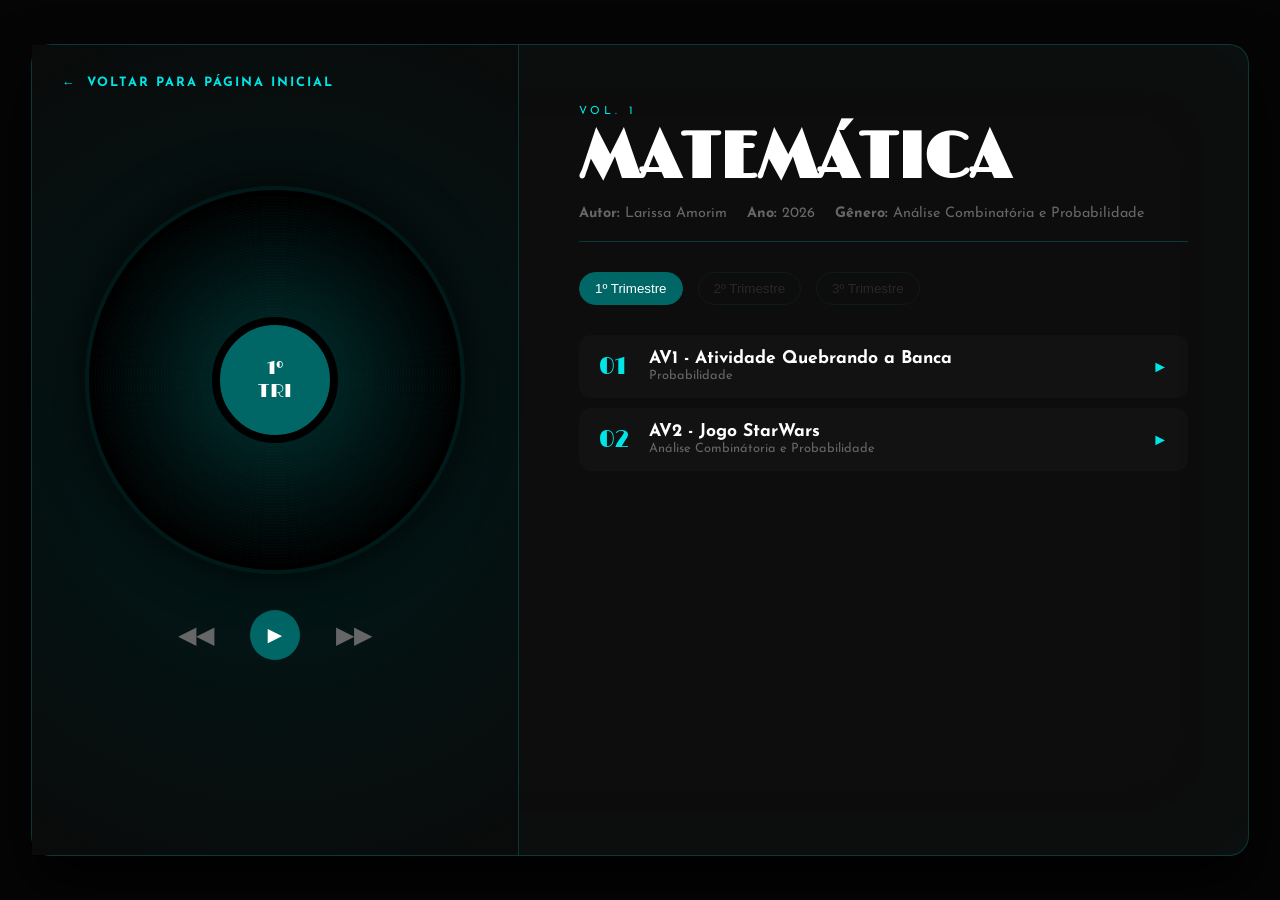
<file: matematica1tri.html>
<!DOCTYPE html>
<html lang="pt-BR">
<head>
    <meta charset="UTF-8">
    <meta name="viewport" content="width=device-width, initial-scale=1.0">
    <title>Matemática | Player Acadêmico</title>
    <link rel="preconnect" href="https://fonts.googleapis.com">
    <link href="https://fonts.googleapis.com/css2?family=Limelight&family=Belleza&family=Josefin+Sans:wght@300;400;600&family=Montserrat:wght@700;800&display=swap" rel="stylesheet">
    
    <style>
        :root {
            --bg: #050505;
            --bg-card: #0d0d0d;
            --accent: #006666; /* Azul Petróleo para Matemática */
            --accent-bright: #00e5e5;
            --gold: #D4AF37;
            --fg: #F0EDE6;
            --muted: #666;
            --border: rgba(0, 229, 225, 0.2);
            --font-display: 'Limelight', cursive;
            --font-body: 'Josefin Sans', sans-serif;
            --font-btn: 'Montserrat', sans-serif;
        }

        body {
            background-color: var(--bg);
            margin: 0;
            height: 100vh;
            display: flex;
            align-items: center;
            justify-content: center;
            font-family: var(--font-body);
            color: var(--fg);
            overflow: hidden;
        }

        .player-shell {
            width: 95%;
            max-width: 1300px;
            height: 90vh;
            background: var(--bg-card);
            border: 1px solid var(--border);
            border-radius: 20px;
            display: flex;
            position: relative;
            box-shadow: 0 30px 60px rgba(0,0,0,0.9), inset 0 0 100px rgba(0, 102, 102, 0.05);
        }

        .nav-back {
            position: absolute;
            top: 30px;
            left: 30px;
            color: var(--accent-bright);
            text-decoration: none;
            font-size: 0.8rem;
            letter-spacing: 2px;
            font-weight: 700;
            z-index: 100;
            display: flex;
            align-items: center;
            gap: 10px;
            transition: 0.3s;
        }
        .nav-back:hover { color: #fff; transform: translateX(-5px); }

        /* --- ESQUERDA --- */
        .player-left {
            flex: 1;
            display: flex;
            flex-direction: column;
            align-items: center;
            justify-content: center;
            border-right: 1px solid var(--border);
            background: radial-gradient(circle at center, #001a1a 0%, #0a0a0a 100%);
            padding: 40px;
        }

        .vinyl-container {
            position: relative;
            width: 380px;
            height: 380px;
            display: flex;
            align-items: center;
            justify-content: center;
            margin-bottom: 40px;
        }

        .disco {
            width: 100%;
            height: 100%;
            background: radial-gradient(circle, #003333 0%, #000 70%);
            border-radius: 50%;
            border: 4px solid #001a1a;
            box-shadow: 0 0 50px rgba(0,0,0,0.8);
            position: relative;
            animation: rotate 12s linear infinite;
            animation-play-state: paused;
        }

        .disco::after {
            content: ''; position: absolute; inset: 5px; border-radius: 50%;
            background: repeating-radial-gradient(circle, transparent 0, transparent 2px, rgba(255,255,255,0.02) 3px);
        }

        .disco-label {
            position: absolute; width: 110px; height: 110px; background: var(--accent);
            border-radius: 50%; top: 50%; left: 50%; transform: translate(-50%, -50%);
            border: 8px solid #000; display: flex; align-items: center; justify-content: center;
            font-family: var(--font-display); color: #fff; font-size: 1.2rem; text-align: center; z-index: 2;
        }

        @keyframes rotate { from { transform: rotate(0deg); } to { transform: rotate(360deg); } }

        .fake-controls { display: flex; gap: 30px; align-items: center; margin-bottom: 20px; }
        .ctrl-btn { background: none; border: none; color: var(--muted); font-size: 1.5rem; cursor: pointer; transition: 0.3s; }
        .ctrl-btn:hover { color: var(--accent-bright); }
        .play-btn { width: 50px; height: 50px; border-radius: 50%; background: var(--accent); color: #fff; display: flex; align-items: center; justify-content: center; }

        .visualizer { display: flex; gap: 4px; height: 30px; align-items: flex-end; }
        .bar { width: 4px; background: var(--accent-bright); border-radius: 2px; animation: wave 1s ease-in-out infinite alternate; animation-play-state: paused; }
        @keyframes wave { from { height: 5px; } to { height: 30px; } }

        /* --- DIREITA --- */
        .player-right { flex: 1.5; padding: 50px 60px; display: flex; flex-direction: column; overflow-y: auto; }

        .album-info { margin-bottom: 30px; }
        .album-tag { color: var(--accent-bright); font-size: 0.7rem; letter-spacing: 4px; text-transform: uppercase; margin-bottom: 10px; }
        .album-title { font-family: var(--font-display); font-size: 4rem; margin: 0; color: #fff; line-height: 1; }
        .album-meta { color: var(--muted); font-size: 0.9rem; margin-top: 15px; display: flex; gap: 20px; border-bottom: 1px solid var(--border); padding-bottom: 20px;}

        .trimester-nav { display: flex; gap: 15px; margin-bottom: 30px; }
        .tri-btn { background: none; border: 1px solid var(--border); color: var(--muted); padding: 8px 15px; border-radius: 20px; cursor: pointer; transition: 0.3s; }
        .tri-btn.active { background: var(--accent); color: #fff; border-color: var(--accent); }
        .tri-btn.locked { opacity: 0.3; cursor: not-allowed; }

        .track-item {
            display: flex; align-items: center; padding: 15px 20px; border-radius: 12px;
            margin-bottom: 10px; cursor: pointer; transition: 0.3s; background: rgba(255,255,255,0.02);
        }
        .track-item:hover { background: rgba(0, 229, 225, 0.05); transform: translateX(5px); }
        .track-num { font-family: var(--font-display); color: var(--accent-bright); font-size: 1.5rem; width: 50px; }
        .track-details { flex-grow: 1; }
        .track-details strong { display: block; font-size: 1.1rem; color: #fff; }
        .track-details span { font-size: 0.8rem; color: var(--muted); }

        /* --- DETALHE --- */
        .detail-view { display: none; }
        .btn-back-list { background: rgba(0, 102, 102, 0.2); border: 1px solid var(--accent); color: var(--accent-bright); padding: 8px 15px; border-radius: 20px; cursor: pointer; margin-bottom: 20px; }
        
        .media-container {
            width: 100%; height: 350px; background: #000; border-radius: 15px;
            margin-bottom: 25px; overflow: hidden; display: flex; align-items: center; justify-content: center;
        }
        .media-container img { width: 100%; height: 100%; object-fit: cover; }
        .media-container iframe { width: 100%; height: 100%; border: none; }

        .detail-card { background: #0a1212; padding: 30px; border-radius: 15px; border: 1px solid var(--border); }
        .tag { background: rgba(0, 229, 225, 0.1); color: var(--accent-bright); font-size: 0.7rem; padding: 4px 10px; border-radius: 4px; margin-right: 5px; }
        .detail-card h2 { font-family: var(--font-display); color: #fff; font-size: 2rem; }
        .detail-skill { font-size: 0.85rem; color: var(--accent-bright); border-top: 1px dashed var(--border); margin-top: 20px; padding-top: 20px; line-height: 1.6; white-space: pre-line; }

        .progress-bar { height: 6px; background: #222; border-radius: 3px; margin: 20px 0; position: relative; }
        .progress-fill { height: 100%; background: var(--accent); width: 0%; transition: width 0.8s; }

        ::-webkit-scrollbar { width: 6px; }
        ::-webkit-scrollbar-thumb { background: var(--accent); border-radius: 10px; }
    </style>
</head>
<body>

    <div class="player-shell">
        <a href="index.html" class="nav-back"><span>&#8592;</span> VOLTAR PARA PÁGINA INICIAL</a>

        <div class="player-left">
            <div class="vinyl-container">
                <div class="disco" id="vinyl-disc">
                    <div class="disco-label" id="disco-id">1º<br>TRI</div>
                </div>
            </div>
            <div class="fake-controls">
                <button class="ctrl-btn">&#9664;&#9664;</button>
                <button class="ctrl-btn play-btn" id="play-pause-btn">&#9658;</button>
                <button class="ctrl-btn">&#9654;&#9654;</button>
            </div>
            <div class="visualizer">
                <div class="bar"></div><div class="bar"></div><div class="bar"></div><div class="bar"></div><div class="bar"></div>
            </div>
        </div>

        <div class="player-right">
            <div class="album-info">
                <p class="album-tag">VOL. 1</p>
                <h1 class="album-title">MATEMÁTICA</h1>
                <div class="album-meta">
                    <span><strong>Autor:</strong> Larissa Amorim</span>
                    <span><strong>Ano:</strong> 2026</span>
                    <span><strong>Gênero:</strong> Análise Combinatória e Probabilidade</span>
                </div>
            </div>

            <div class="trimester-nav">
                <button class="tri-btn active">1º Trimestre</button>
                <button class="tri-btn locked">2º Trimestre</button>
                <button class="tri-btn locked">3º Trimestre</button>
            </div>

            <div id="list-view">
                <div class="track-item" onclick="showDetail('mat1')">
                    <span class="track-num">01</span>
                    <div class="track-details">
                        <strong>AV1 - Atividade Quebrando a Banca</strong>
                        <span>Probabilidade</span>
                    </div>
                    <span style="color:var(--accent-bright)">&#9658;</span>
                </div>
                <div class="track-item" onclick="showDetail('mat2')">
                    <span class="track-num">02</span>
                    <div class="track-details">
                        <strong>AV2 - Jogo StarWars</strong>
                        <span>Análise Combinátoria e Probabilidade</span>
                    </div>
                    <span style="color:var(--accent-bright)">&#9658;</span>
                </div>
            </div>

            <div id="detail-view" class="detail-view">
                <button class="btn-back-list" onclick="hideDetail()">&#8592; Voltar à Playlist</button>
                <div class="media-container" id="det-media"></div>
                <div class="detail-card">
                    <div id="det-tags"></div>
                    <h2 id="det-title"></h2>
                    <p id="det-desc"></p>
                    <div class="progress-bar"><div class="progress-fill" id="prog-fill"></div></div>
                    <div class="detail-skill" id="det-skill"></div>
                </div>
            </div>
        </div>
    </div>

    <script>
        const skillsMath = `C5: Aplicar o pensamento probabilístico para quantificar e fazer previsões em situações aplicadas a diferentes áreas do conhecimento e da vida cotidiana.\n\nH30: Identificar dados, regularidades e relações numa situação que envolva o raciocínio combinatório, utilizando os processos de contagem.\n\nH31: Reconhecer fenômenos e eventos (naturais, científicos, tecnológicos e/ou sociais) de caráter aleatório, compreendendo o significado e a importância da probabilidade como meio de prever resultados.`;

        const data = {
            'mat1': {
                id: '01',
                title: 'AV1 - Atividade Quebrando a Banca',
                tags: ['Probabilidade', 'Cinema'],
                mediaType: 'iframe',
                mediaSrc: 'https://docs.google.com/document/d/1m0BmSYT66c8BIOGpiRSSJU8yu3Nghmt3DJORyzQna-A/preview', 
                desc: 'Esta atividade utiliza o filme Quebrando a Banca como ponto de partida para explorar as aplicações práticas da Matemática. Por meio de um questionário reflexivo, os alunos analisarão o enredo e as motivações dos personagens, identificarão estratégias de probabilidade e contagem de cartas utilizadas no filme, e exercitarão a criatividade ao propor um roteiro cinematográfico fundamentado em conceitos matemáticos.',
                skill: skillsMath
            },
            'mat2': {
                id: '02',
                title: 'AV2 - Jogo StarWars',
                tags: ['Gamificação', 'Análise Combinatória'],
                mediaType: 'iframe',
                mediaSrc: 'https://www.canva.com/design/DAHHq2I-uX4/P__BXht6Fycf4WfJD792Vg/view?embed', 
                desc: 'Nesta atividade prática e colaborativa, os alunos deverão desenvolver um jogo original aplicando os conceitos estudados em sala de aula, Análise Combinatória e Teoria da Probabilidade. Meu grupo criou War-StarWars, integrando mecânicas de estratégia com cálculos matemáticos reais.',
                skill: skillsMath
            }
        };

        const vinyl = document.getElementById('vinyl-disc');
        const playBtn = document.getElementById('play-pause-btn');

        function showDetail(id) {
            const item = data[id];
            document.getElementById('det-title').innerText = item.title;
            document.getElementById('det-desc').innerText = item.desc;
            document.getElementById('det-skill').innerText = 'Competências e Habilidades:\n\n' + item.skill;
            document.getElementById('det-tags').innerHTML = item.tags.map(t => `<span class="tag">${t}</span>`).join('');
            
            const media = document.getElementById('det-media');
            media.innerHTML = `<iframe src="${item.mediaSrc}" allowfullscreen></iframe>`;

            document.getElementById('list-view').style.display = 'none';
            document.getElementById('detail-view').style.display = 'block';
            document.getElementById('disco-id').innerText = item.id;
            
            vinyl.style.animationPlayState = 'running';
            playBtn.innerHTML = '&#10074;&#10074;';
            setTimeout(() => { document.getElementById('prog-fill').style.width = '100%'; }, 100);
        }

        function hideDetail() {
            document.getElementById('list-view').style.display = 'block';
            document.getElementById('detail-view').style.display = 'none';
            document.getElementById('disco-id').innerHTML = '1º<br>TRI';
            vinyl.style.animationPlayState = 'paused';
            playBtn.innerHTML = '&#9658;';
            document.getElementById('prog-fill').style.width = '0%';
        }
    </script>
</body>
</html>
</file>
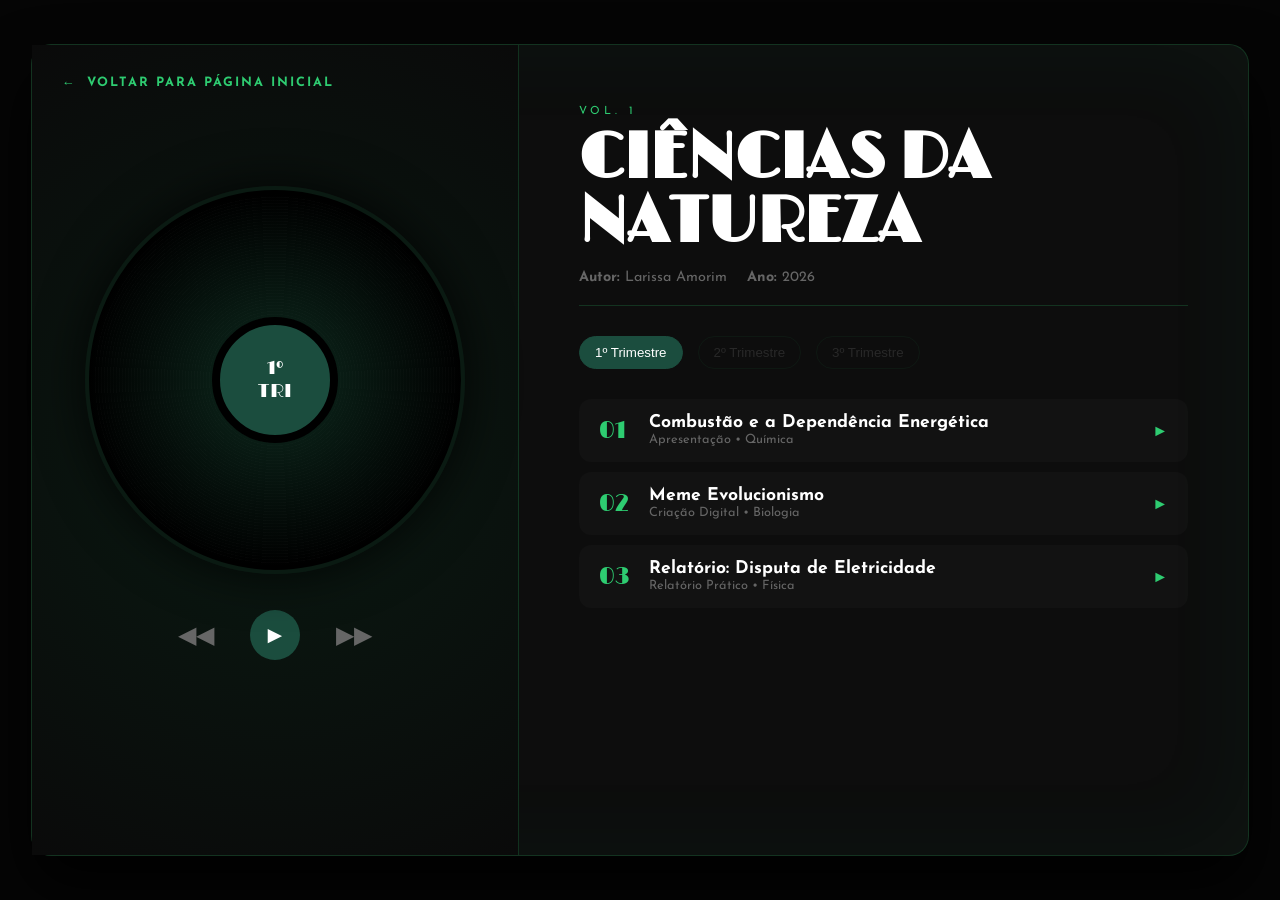
<file: natureza1tri.html>
<!DOCTYPE html>
<html lang="pt-BR">
<head>
    <meta charset="UTF-8">
    <meta name="viewport" content="width=device-width, initial-scale=1.0">
    <title>Natureza</title>
    <link rel="preconnect" href="https://fonts.googleapis.com">
    <link href="https://fonts.googleapis.com/css2?family=Limelight&family=Belleza&family=Josefin+Sans:wght@300;400;600&family=Montserrat:wght@700;800&display=swap" rel="stylesheet">
    
    <style>
        :root {
            --bg: #050505;
            --bg-card: #0d0d0d;
            --accent: #1b4d3e; /* Verde Floresta/Natureza */
            --accent-bright: #2ecc71; /* Verde Esmeralda Ativo */
            --gold: #D4AF37;
            --fg: #F0EDE6;
            --muted: #666;
            --border: rgba(46, 204, 113, 0.2);
            --font-display: 'Limelight', cursive;
            --font-body: 'Josefin Sans', sans-serif;
            --font-btn: 'Montserrat', sans-serif;
        }

        body {
            background-color: var(--bg);
            margin: 0;
            height: 100vh;
            display: flex;
            align-items: center;
            justify-content: center;
            font-family: var(--font-body);
            color: var(--fg);
            overflow: hidden;
        }

        .player-shell {
            width: 95%;
            max-width: 1300px;
            height: 90vh;
            background: var(--bg-card);
            border: 1px solid var(--border);
            border-radius: 20px;
            display: flex;
            position: relative;
            box-shadow: 0 30px 60px rgba(0,0,0,0.9), inset 0 0 100px rgba(46, 204, 113, 0.05);
        }

        .nav-back {
            position: absolute;
            top: 30px;
            left: 30px;
            color: var(--accent-bright);
            text-decoration: none;
            font-size: 0.8rem;
            letter-spacing: 2px;
            font-weight: 700;
            z-index: 100;
            display: flex;
            align-items: center;
            gap: 10px;
            transition: 0.3s;
        }
        .nav-back:hover { color: #fff; transform: translateX(-5px); }

        /* --- ESQUERDA --- */
        .player-left {
            flex: 1;
            display: flex;
            flex-direction: column;
            align-items: center;
            justify-content: center;
            border-right: 1px solid var(--border);
            background: radial-gradient(circle at center, #0a1a12 0%, #0a0a0a 100%);
            padding: 40px;
        }

        .vinyl-container {
            position: relative;
            width: 380px;
            height: 380px;
            display: flex;
            align-items: center;
            justify-content: center;
            margin-bottom: 40px;
        }

        .disco {
            width: 100%;
            height: 100%;
            background: radial-gradient(circle, #0e2b1f 0%, #000 70%);
            border-radius: 50%;
            border: 4px solid #0a1a12;
            box-shadow: 0 0 50px rgba(0,0,0,0.8);
            position: relative;
            animation: rotate 12s linear infinite;
            animation-play-state: paused;
        }

        .disco::after {
            content: ''; position: absolute; inset: 5px; border-radius: 50%;
            background: repeating-radial-gradient(circle, transparent 0, transparent 2px, rgba(255,255,255,0.02) 3px);
        }

        .disco-label {
            position: absolute; width: 110px; height: 110px; background: var(--accent);
            border-radius: 50%; top: 50%; left: 50%; transform: translate(-50%, -50%);
            border: 8px solid #000; display: flex; align-items: center; justify-content: center;
            font-family: var(--font-display); color: #fff; font-size: 1.2rem; text-align: center; z-index: 2;
        }

        @keyframes rotate { from { transform: rotate(0deg); } to { transform: rotate(360deg); } }

        .fake-controls { display: flex; gap: 30px; align-items: center; margin-bottom: 20px; }
        .ctrl-btn { background: none; border: none; color: var(--muted); font-size: 1.5rem; cursor: pointer; transition: 0.3s; }
        .ctrl-btn:hover { color: var(--accent-bright); }
        .play-btn { width: 50px; height: 50px; border-radius: 50%; background: var(--accent); color: #fff; display: flex; align-items: center; justify-content: center; }

        .visualizer { display: flex; gap: 4px; height: 30px; align-items: flex-end; }
        .bar { width: 4px; background: var(--accent-bright); border-radius: 2px; animation: wave 1s ease-in-out infinite alternate; animation-play-state: paused; }
        @keyframes wave { from { height: 5px; } to { height: 30px; } }

        /* --- DIREITA --- */
        .player-right { flex: 1.5; padding: 50px 60px; display: flex; flex-direction: column; overflow-y: auto; }

        .album-info { margin-bottom: 30px; }
        .album-tag { color: var(--accent-bright); font-size: 0.7rem; letter-spacing: 4px; text-transform: uppercase; margin-bottom: 10px; }
        .album-title { font-family: var(--font-display); font-size: 4rem; margin: 0; color: #fff; line-height: 1; }
        .album-meta { color: var(--muted); font-size: 0.9rem; margin-top: 15px; display: flex; gap: 20px; border-bottom: 1px solid var(--border); padding-bottom: 20px;}

        .trimester-nav { display: flex; gap: 15px; margin-bottom: 30px; }
        .tri-btn { background: none; border: 1px solid var(--border); color: var(--muted); padding: 8px 15px; border-radius: 20px; cursor: pointer; transition: 0.3s; }
        .tri-btn.active { background: var(--accent); color: #fff; border-color: var(--accent); }
        .tri-btn.locked { opacity: 0.3; cursor: not-allowed; }

        .track-item {
            display: flex; align-items: center; padding: 15px 20px; border-radius: 12px;
            margin-bottom: 10px; cursor: pointer; transition: 0.3s; background: rgba(255,255,255,0.02);
        }
        .track-item:hover { background: rgba(46, 204, 113, 0.05); transform: translateX(5px); }
        .track-num { font-family: var(--font-display); color: var(--accent-bright); font-size: 1.5rem; width: 50px; }
        .track-details { flex-grow: 1; }
        .track-details strong { display: block; font-size: 1.1rem; color: #fff; }
        .track-details span { font-size: 0.8rem; color: var(--muted); }

        /* --- DETALHE --- */
        .detail-view { display: none; }
        .btn-back-list { background: rgba(46, 204, 113, 0.1); border: 1px solid var(--accent); color: var(--accent-bright); padding: 8px 15px; border-radius: 20px; cursor: pointer; margin-bottom: 20px; }
        
        .media-container {
            width: 100%; height: 350px; background: #000; border-radius: 15px;
            margin-bottom: 25px; overflow: hidden; display: flex; align-items: center; justify-content: center;
        }
        .media-container img { width: 100%; height: 100%; object-fit: cover; }
        .media-container iframe { width: 100%; height: 100%; border: none; }

        .detail-card { background: #0a110e; padding: 30px; border-radius: 15px; border: 1px solid var(--border); }
        .tag { background: rgba(46, 204, 113, 0.1); color: var(--accent-bright); font-size: 0.7rem; padding: 4px 10px; border-radius: 4px; margin-right: 5px; }
        .detail-card h2 { font-family: var(--font-display); color: #fff; font-size: 2rem; }
        .detail-skill { font-size: 0.85rem; color: var(--accent-bright); border-top: 1px dashed var(--border); margin-top: 20px; padding-top: 20px; line-height: 1.6; }

        .progress-bar { height: 6px; background: #222; border-radius: 3px; margin: 20px 0; position: relative; }
        .progress-fill { height: 100%; background: var(--accent-bright); width: 0%; transition: width 0.8s; }

        ::-webkit-scrollbar { width: 6px; }
        ::-webkit-scrollbar-thumb { background: var(--accent); border-radius: 10px; }
    </style>
</head>
<body>

    <div class="player-shell">
        <a href="index.html" class="nav-back"><span>&#8592;</span> VOLTAR PARA PÁGINA INICIAL</a>

        <div class="player-left">
            <div class="vinyl-container">
                <div class="disco" id="vinyl-disc">
                    <div class="disco-label" id="disco-id">1º<br>TRI</div>
                </div>
            </div>
            <div class="fake-controls">
                <button class="ctrl-btn">&#9664;&#9664;</button>
                <button class="ctrl-btn play-btn" id="play-pause-btn">&#9658;</button>
                <button class="ctrl-btn">&#9654;&#9654;</button>
            </div>
            <div class="visualizer">
                <div class="bar"></div><div class="bar"></div><div class="bar"></div><div class="bar"></div><div class="bar"></div>
            </div>
        </div>

        <div class="player-right">
            <div class="album-info">
                <p class="album-tag">VOL. 1</p>
                <h1 class="album-title">CIÊNCIAS DA NATUREZA</h1>
                <div class="album-meta">
                    <span><strong>Autor:</strong> Larissa Amorim</span>
                    <span><strong>Ano:</strong> 2026</span>
                </div>
            </div>

            <div class="trimester-nav">
                <button class="tri-btn active">1º Trimestre</button>
                <button class="tri-btn locked">2º Trimestre</button>
                <button class="tri-btn locked">3º Trimestre</button>
            </div>

            <div id="list-view">
                <div class="track-item" onclick="showDetail('nat1')">
                    <span class="track-num">01</span>
                    <div class="track-details">
                        <strong>Combustão e a Dependência Energética </strong>
                        <span>Apresentação • Química</span>
                    </div>
                    <span style="color:var(--accent-bright)">&#9658;</span>
                </div>
                <div class="track-item" onclick="showDetail('nat2')">
                    <span class="track-num">02</span>
                    <div class="track-details">
                        <strong>Meme Evolucionismo</strong>
                        <span>Criação Digital • Biologia</span>
                    </div>
                    <span style="color:var(--accent-bright)">&#9658;</span>
                </div>
                <div class="track-item" onclick="showDetail('nat3')">
                    <span class="track-num">03</span>
                    <div class="track-details">
                        <strong>Relatório: Disputa de Eletricidade</strong>
                        <span>Relatório Prático • Física</span>
                    </div>
                    <span style="color:var(--accent-bright)">&#9658;</span>
                </div>
            </div>

            <div id="detail-view" class="detail-view">
                <button class="btn-back-list" onclick="hideDetail()">&#8592; Voltar à Playlist</button>
                <div class="media-container" id="det-media"></div>
                <div class="detail-card">
                    <div id="det-tags"></div>
                    <h2 id="det-title"></h2>
                    <p id="det-desc"></p>
                    <div class="progress-bar"><div class="progress-fill" id="prog-fill"></div></div>
                    <div class="detail-skill" id="det-skill"></div>
                </div>
            </div>
        </div>
    </div>

    <script>
        const data = {
            'nat1': {
                id: '01',
                title: 'Combustão e a Dependência Energética',
                tags: ['#Química', '#Energia', '#Sustentabilidade'],
                mediaType: 'iframe',
                mediaSrc: 'https://www.canva.com/design/DAHE8hNJVcQ/xuWPmiQMAqVdrltf6kQhvQ/view?embed', 
                desc: 'Nesta atividade, meu grupo investigou por que ainda somos tão dependentes dos combustíveis fósseis. Analisamos a química por trás do rendimento da gasolina, diesel e etanol, comparando o "poder calorífico" de cada um. No fim, discutimos como a economia e o custo-benefício acabam pesando mais do que a ciência ambiental na hora da escolha final.',
                skill: '<strong>C1</strong> - Compreender as ciências naturais e as tecnologias como construções humanas associadas à cultura dos povos e suas visões de mundo.<br><br><strong>H1</strong> - Interpretar informações apresentadas em diferentes linguagens usadas nas Ciências.<br><br><strong>C2</strong> - Aplicar os conceitos fundamentais e estruturas procedimentais das Ciências da Natureza.<br><br><strong>H9</strong> - Explicar os conceitos de energia, matéria, vida e transformação.<br><br><strong>H11</strong> - Empregar procedimentos e práticas de observação, levantamento de hipótese e experimentação.'
            },
            'nat2': {
                id: '02',
                title: 'Meme Evolucionismo',
                tags: ['#Biologia', '#Evolução', '#Ciência'],
                mediaType: 'iframe',
                mediaSrc: 'https://www.canva.com/design/DAHCU9S7Cvk/FPilG8sAVEKvGPEjI4BCmw/view?embed', 
                desc: 'Nesta atividade, em duplas, criamos um meme sobre as teorias do evolucionismo (focando nas ideias de Darwin, Lamarck ou no Neodarwinismo). Fizemos um texto explicativo para detalhar a "piada". Para isso, precisei justificar o meme aplicando corretamente os conceitos biológicos e históricos que aprendi em sala de aula, mostrando que é possível unir o rigor da ciência a uma linguagem digital e acessível.',
                skill: '<strong>C3</strong> - Determinar os impactos das ações humanas nos ambientes, identificando suas causas e propondo soluções para a sua redução.<br><br><strong>H15</strong> - Comparar propostas de intervenção ambiental aplicando conhecimentos científicos e tecnológicos.<br><br><strong>H18</strong> - Identificar situações de risco ambiental na cidade onde reside.'
            },
            'nat3': {
                id: '03',
                title: 'Disputa de Eletricidade',
                tags: ['#Física', '#Eletricidade', '#Relatório'],
                mediaType: 'iframe',
                mediaSrc: 'https://docs.google.com/document/d/1kTzDalGOP2b6cBOh3IGQY-Co7-52qUpF9-9EhVZSupU/preview', 
                desc: 'Realizei este relatório para compreender melhor sobre a disputa por eletricidade. Um experimento foi feito em sala de aula e a partir dele criei o relatório onde explico o que aconteceu.',
                skill: '<strong>C1, C2</strong> - Construções humanas e aplicação de conceitos e estruturas procedimentais das Ciências da Natureza.<br><br><strong>H1, H11, H12</strong> - Interpretar informações, empregar práticas de observação/coleta de dados e relacionar informações para construir modelos.<br><br><strong>H7, H9</strong> - Compreender ramos da Química e explicar os conceitos de energia e transformação de matéria.'
            }
        };

        const vinyl = document.getElementById('vinyl-disc');
        const playBtn = document.getElementById('play-pause-btn');

        function showDetail(id) {
            const item = data[id];
            document.getElementById('det-title').innerText = item.title;
            document.getElementById('det-desc').innerText = item.desc;
            
            // Alterado para innerHTML para suportar as tags <br> e <strong> nas habilidades
            document.getElementById('det-skill').innerHTML = '<span style="color:#fff; font-weight:bold;">Habilidades e Competências:</span><br><br>' + item.skill;
            
            document.getElementById('det-tags').innerHTML = item.tags.map(t => `<span class="tag">${t}</span>`).join('');
            
            const media = document.getElementById('det-media');
            media.innerHTML = item.mediaType === 'image' ? `<img src="${item.mediaSrc}">` : `<iframe src="${item.mediaSrc}"></iframe>`;

            document.getElementById('list-view').style.display = 'none';
            document.getElementById('detail-view').style.display = 'block';
            document.getElementById('disco-id').innerText = item.id;
            
            vinyl.style.animationPlayState = 'running';
            playBtn.innerHTML = '&#10074;&#10074;';
            setTimeout(() => { document.getElementById('prog-fill').style.width = '45%'; }, 100);
        }

        function hideDetail() {
            document.getElementById('list-view').style.display = 'block';
            document.getElementById('detail-view').style.display = 'none';
            document.getElementById('disco-id').innerHTML = '1º<br>TRI';
            vinyl.style.animationPlayState = 'paused';
            playBtn.innerHTML = '&#9658;';
            document.getElementById('prog-fill').style.width = '0%';
        }
    </script>
</body>
</html>
</file>
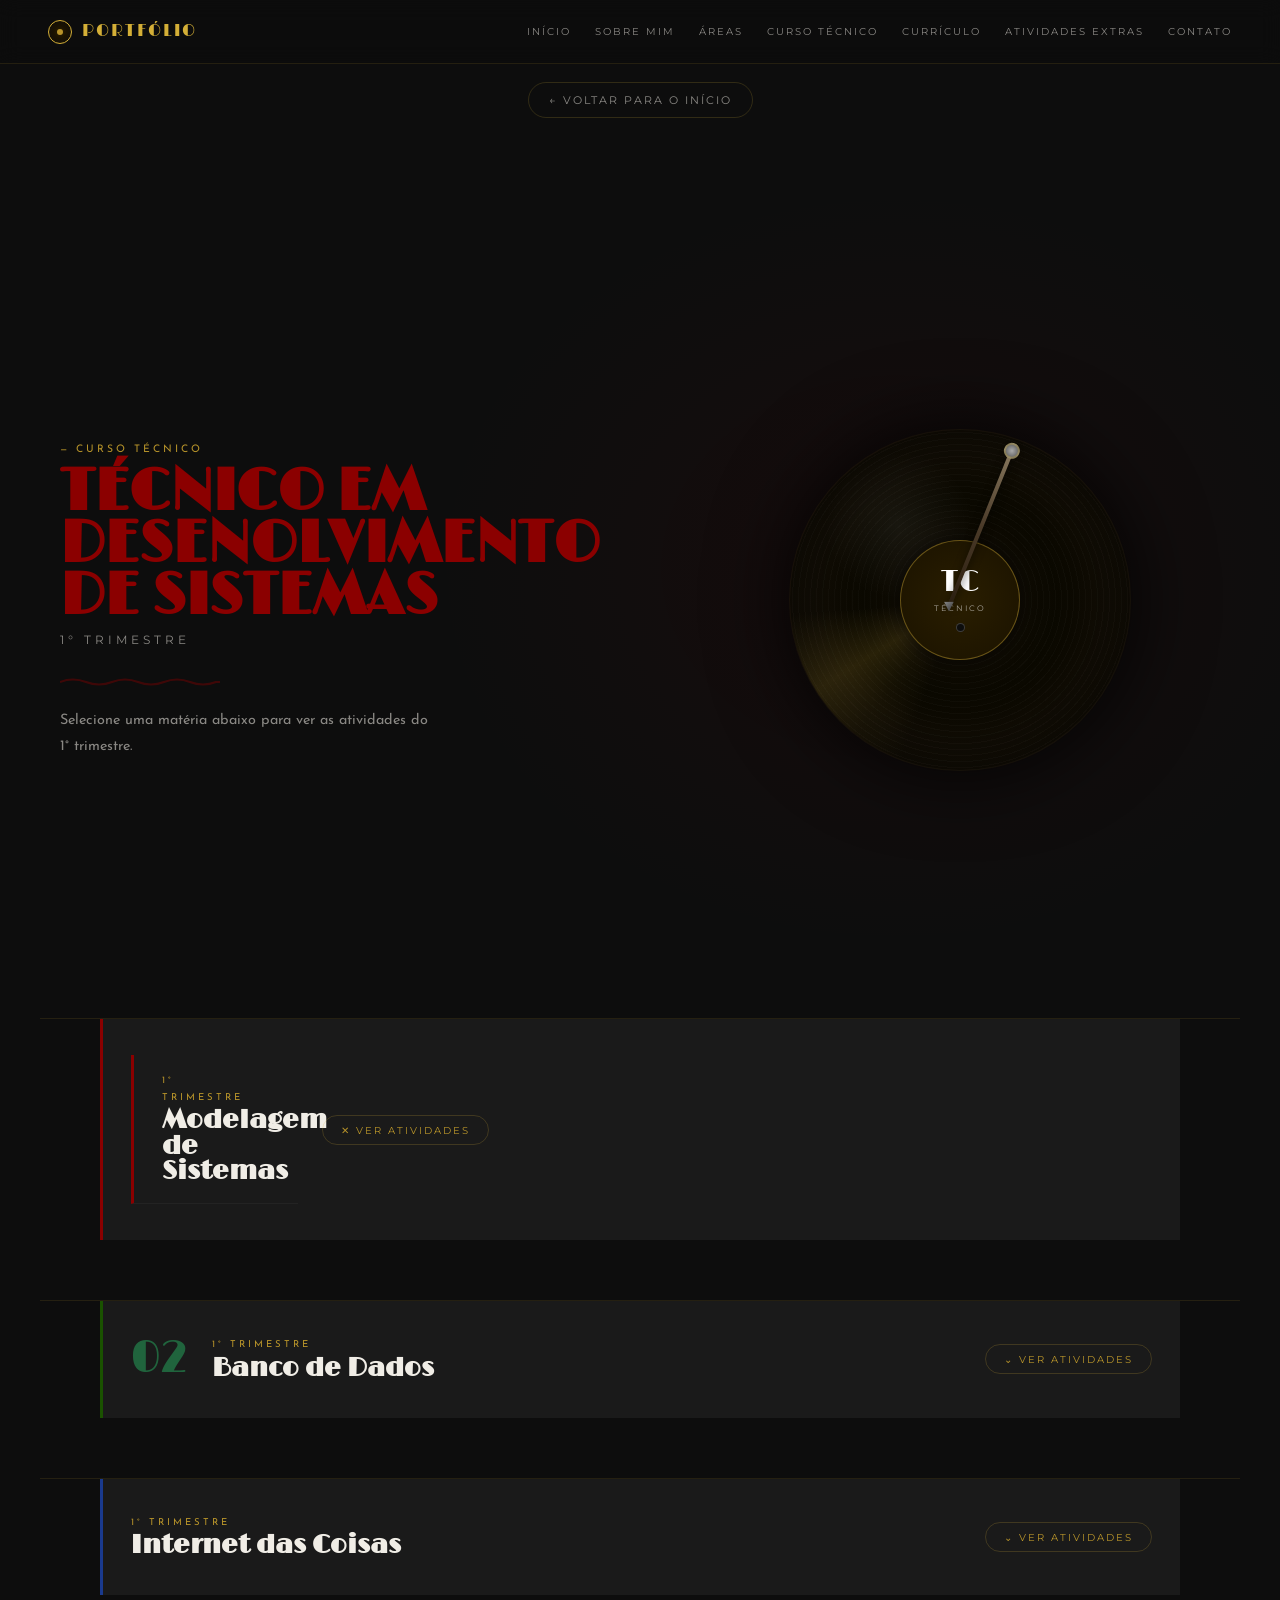
<file: tecnicoItri.html>
<!DOCTYPE html>
<html lang="pt-BR">
<head>
    <meta charset="UTF-8">
    <meta name="viewport" content="width=device-width, initial-scale=1.0">
    <title>Técnico | 1° Trimestre — Portfólio</title>
    <link rel="preconnect" href="https://fonts.googleapis.com">
    <link href="https://fonts.googleapis.com/css2?family=Limelight&family=Josefin+Sans:ital,wght@0,300;0,400;0,600;1,300&family=Montserrat:wght@700;800&display=swap" rel="stylesheet">
    <link rel="stylesheet" href="modelagem1tri.css">
</head>
<body>

    <!-- NAVBAR -->
    <nav class="trim-navbar">
        <a href="index.html" class="logo">
            <div class="logo-disc"></div>
            PORTFÓLIO
        </a>
        <ul class="nav-links">
            <li><a href="index.html">INÍCIO</a></li>
            <li><a href="index.html#sobre">SOBRE MIM</a></li>
            <li><a href="index.html#areas">ÁREAS</a></li>
            <li><a href="index.html#tecnico">CURSO TÉCNICO</a></li>
            <li><a href="index.html#curriculo">CURRÍCULO</a></li>
            <li><a href="index.html#extras">ATIVIDADES EXTRAS</a></li>
            <li><a href="index.html#contato">CONTATO</a></li>
        </ul>
    </nav>

    <a href="javascript:history.back()" class="back-btn" style="display:block;text-align:center;margin:82px auto 0;width:fit-content;">&#8592; VOLTAR PARA O INÍCIO</a>

    <!-- HERO -->
    <div class="trim-hero">
        <div class="trim-hero-left">
            <p class="trim-hero-tag">— CURSO TÉCNICO</p>
            <h1 class="trim-hero-subject">TÉCNICO EM<br>DESENOLVIMENTO DE SISTEMAS</h1>
            <p class="trim-hero-trimnum">1° TRIMESTRE</p>
            <div class="trim-wave"></div>
            <p class="trim-hero-desc">Selecione uma matéria abaixo para ver as atividades do 1° trimestre.</p>
        </div>
        <div class="trim-hero-right">
            <div class="trim-vinyl-wrap">
                <div class="trim-tonearm"></div>
                <div class="trim-vinyl" id="trim-vinyl">
                    <div class="trim-vinyl-grooves"></div>
                    <div class="trim-vinyl-highlight"></div>
                    <div class="trim-vinyl-label" id="trim-vinyl-label">
                        <span class="trim-vinyl-label-num" id="trim-vinyl-num">TC</span>
                        <span class="trim-vinyl-label-text">TÉCNICO</span>
                        <div class="trim-vinyl-hole"></div>
                    </div>
                </div>
            </div>
        </div>
    </div>

    <!-- ════════════════════════════════════════
         MATÉRIAS — cada uma com suas atividades
    ════════════════════════════════════════ -->

    <!-- MODELAGEM DE SISTEMAS -->
    <section class="materia-section" id="modelagem">
        <div class="mat-header">
            <div class="mat-header-left">
<div class="ativ-item" onclick="openActivity('modelagem', '01', 'S.A. Modelagem de Sistemas', 'Situação de aprendizagem do 1° trimestre de Modelagem de Sistemas.<br><br><a href=\'https://www.canva.com/design/DAHEiMlngjI/JHzOzP0tJghXZUUKE24G7g/view\' target=\'_blank\' style=\'color: #d4af37; text-decoration: underline;\'>S.A - Modelagem</a> de João Victor Prange Hartmann', 'https://www.canva.com/design/DAHEiMlngjI/JHzOzP0tJghXZUUKE24G7g/view?embed', 'iframe')">                <div>
                    <p class="mat-tag">1° TRIMESTRE</p>
                    <h2 class="mat-title">Modelagem de Sistemas</h2>
                </div>
            </div>
<button class="mat-toggle" data-target="list-modelagem">✕ VER ATIVIDADES</button>        </div>

        <div class="mat-activities-list" id="list-modelagem">
            <!-- ── ADICIONE ATIVIDADES AQUI ── -->
            <div class="ativ-item" onclick="openActivity('modelagem','01','S.A. Modelagem de Sistemas','Situação de aprendizagem do 1° trimestre de Modelagem de Sistemas.','')">
                <span class="ativ-num">01</span>
                <div class="ativ-info">
                    <span class="ativ-title">S.A. MODELAGEM DE SISTEMAS</span>
                    <span class="ativ-desc">Situação de aprendizagem</span>
                </div>
                <span class="ativ-date">2024</span>
            </div>
            <div class="ativ-item" onclick="openActivity('modelagem','02','Diagrama de Casos de Uso','Modelagem dos casos de uso do sistema proposto segundo UML.','')">
                <span class="ativ-num">02</span>
                <div class="ativ-info">
                    <span class="ativ-title">DIAGRAMA DE CASOS DE USO</span>
                    <span class="ativ-desc">UML — Modelagem orientada a objetos</span>
                </div>
                <span class="ativ-date">2024</span>
            </div>
            <div class="ativ-item" onclick="openActivity('modelagem','03','Diagrama de Classes','Estrutura de classes, atributos e relacionamentos do sistema.','')">
                <span class="ativ-num">03</span>
                <div class="ativ-info">
                    <span class="ativ-title">DIAGRAMA DE CLASSES</span>
                    <span class="ativ-desc">Estrutura e relacionamentos</span>
                </div>
                <span class="ativ-date">2024</span>
            </div>
            <div class="ativ-item" onclick="openActivity('modelagem','04','Diagrama de Atividades','Fluxo de atividades e decisões do sistema proposto.','')">
                <span class="ativ-num">04</span>
                <div class="ativ-info">
                    <span class="ativ-title">DIAGRAMA DE ATIVIDADES</span>
                    <span class="ativ-desc">Fluxo e decisões</span>
                </div>
                <span class="ativ-date">2024</span>
            </div>
            <div class="ativ-item" onclick="openActivity('modelagem','05','Diagrama de Sequência','Interações entre objetos ao longo do tempo.','')">
                <span class="ativ-num">05</span>
                <div class="ativ-info">
                    <span class="ativ-title">DIAGRAMA DE SEQUÊNCIA</span>
                    <span class="ativ-desc">Interações e tempo</span>
                </div>
                <span class="ativ-date">2024</span>
            </div>
            <div class="ativ-item" onclick="openActivity('modelagem','06','Projeto Final de Matéria','Projeto integrador de modelagem de sistemas — trabalho final.','')">
                <span class="ativ-num">06</span>
                <div class="ativ-info">
                    <span class="ativ-title">PROJETO FINAL DE MATÉRIA</span>
                    <span class="ativ-desc">Projeto integrador</span>
                </div>
                <span class="ativ-date">2024</span>
            </div>
        </div>
    </section>

    <!-- BANCO DE DADOS -->
    <section class="materia-section" id="banco">
        <div class="mat-header" style="border-left-color:#1a5200">
            <div class="mat-header-left">
                <span class="mat-num" style="color:#27ae60">02</span>
                <div>
                    <p class="mat-tag">1° TRIMESTRE</p>
                    <h2 class="mat-title">Banco de Dados</h2>
                </div>
            </div>
            <button class="mat-toggle" data-target="list-banco">&#8964; VER ATIVIDADES</button>
        </div>

        <div class="mat-activities-list" id="list-banco">
            <!-- ── ADICIONE ATIVIDADES AQUI ── -->
<div class="ativ-item" style="border-left-color:#1a5200" onclick="openActivity('banco', '01', 'Modelo Entidade-Relacionamento', 'Criação do diagrama ER do sistema de banco de dados.<br><br><a href=\'https://www.canva.com/design/DAHHzzkFiGE/0PovBXwvNQzaDWsAE7fESw/view\' target=\'_blank\' style=\'color: #d4af37; text-decoration: underline;\'>Grand Prix - Portfólio</a> de Larissa Amorim', 'https://www.canva.com/design/DAHHzzkFiGE/0PovBXwvNQzaDWsAE7fESw/view?embed', 'iframe')">
    <span class="ativ-num" style="color:#27ae60">01</span>
    <div class="ativ-info">
        <span class="ativ-title">MODELO ENTIDADE-RELACIONAMENTO</span>
        <span class="ativ-desc">GRAND PRIX</span>
    </div>
    <span class="ativ-date">2026</span>
</div>
        </div>
    </section>

    <!-- IOT -->
    <section class="materia-section" id="iot">
        <div class="mat-header" style="border-left-color:#1a3a8e">
            <div class="mat-header-left">
                <div>
                    <p class="mat-tag">1° TRIMESTRE</p>
                    <h2 class="mat-title">Internet das Coisas</h2>
                </div>
            </div>
            <button class="mat-toggle" data-target="list-iot">&#8964; VER ATIVIDADES</button>
        </div>

        <div class="mat-activities-list" id="list-iot">
            <!-- ── ADICIONE ATIVIDADES AQUI ── -->
            <div class="ativ-item"  onclick="openActivity('iot','01','Introdução ao Arduino','Primeiros passos com Arduino, programação e eletrônica básica.','')">
                <div class="ativ-info">
                    <span class="ativ-title">INTRODUÇÃO AO ARDUINO</span>
                    <span class="ativ-desc">Hardware e programação</span>
                </div>
                <span class="ativ-date">2024</span>
            </div>
            <div class="ativ-item" style="border-left-color:#1a3a8e" onclick="openActivity('iot','02','Sensores e Atuadores','Conexão e leitura de sensores ambientais com Arduino.','')">
                <div class="ativ-info">
                    <span class="ativ-title">SENSORES E ATUADORES</span>
                    <span class="ativ-desc">Leitura de dados ambientais</span>
                </div>
                <span class="ativ-date">2024</span>
            </div>
            <div class="ativ-item" style="border-left-color:#1a3a8e" onclick="openActivity('iot','03','Projeto Final IoT','Projeto integrador de Internet das Coisas com Arduino.','')">
                <div class="ativ-info">
                    <span class="ativ-title">PROJETO FINAL IOT</span>
                    <span class="ativ-desc">Projeto integrador</span>
                </div>
                <span class="ativ-date">2024</span>
            </div>
        </div>
    </section>

    
</body>
</html>
</file>
<file: style.css>
/* ═══════════════════════════════════════════════
   VARIÁVEIS & RESET
═══════════════════════════════════════════════ */
:root {
    --bg:    #0D0D0D;
    --bg2:   #141414;
    --bg3:   #1A1A1A;
    --gold:  #D4AF37;
    --gold2: #C9A95C;
    --gold3: #f0d060;
    --fg:    #F0EDE6;
    --muted: #888888;
    --border: rgba(212,175,55,0.15);
    --font-display: 'Limelight', cursive;
    --font-section: 'Belleza', sans-serif;
    --font-body:    'Josefin Sans', sans-serif;
    --font-btn:     'Montserrat', sans-serif;
}

*, *::before, *::after { margin:0; padding:0; box-sizing:border-box; }
html { scroll-behavior:smooth; }
body { background:var(--bg); color:var(--fg); font-family:var(--font-body); overflow-x:hidden; font-size:16px; }
a { text-decoration:none; color:inherit; }

/* ═══════════════════════════════════════════════
   VOLTAR AO TOPO
═══════════════════════════════════════════════ */
#back-to-top {
    position:fixed; bottom:32px; right:32px; z-index:600;
    width:48px; height:48px; border-radius:50%;
    background:var(--gold); color:#000;
    font-size:1.5rem; border:none; cursor:pointer;
    display:flex; align-items:center; justify-content:center;
    box-shadow:0 4px 20px rgba(212,175,55,.4);
    opacity:0; transform:translateY(20px);
    transition:opacity .4s, transform .4s;
    font-family:var(--font-btn);
}
#back-to-top.visible { opacity:1; transform:translateY(0); }
#back-to-top:hover   { background:var(--gold2); transform:translateY(-4px); }

/* ═══════════════════════════════════════════════
   NAVBAR
═══════════════════════════════════════════════ */
#navbar {
    position:fixed; top:0; left:0; width:100%; z-index:500;
    padding:20px 50px;
    display:flex; justify-content:space-between; align-items:center;
    transition:all .4s; background:transparent;
}
#navbar.scrolled {
    padding:12px 50px;
    background:rgba(13,13,13,.96);
    backdrop-filter:blur(20px);
    border-bottom:1px solid var(--border);
}
.logo {
    display:flex; align-items:center; gap:10px;
    font-family:var(--font-display); font-size:1.3rem;
    letter-spacing:4px; color:var(--fg);
}
.logo-disc {
    width:26px; height:26px; border-radius:50%;
    background:radial-gradient(circle at 38% 35%, #555, #111);
    border:2px solid var(--gold); position:relative; flex-shrink:0;
    box-shadow:0 0 10px rgba(212,175,55,.3);
}
.logo-disc::after {
    content:''; position:absolute;
    top:50%; left:50%; transform:translate(-50%,-50%);
    width:7px; height:7px; border-radius:50%; background:var(--gold);
}
.nav-links { display:flex; gap:22px; align-items:center; }
.nav-links a {
    color:var(--muted); font-family:var(--font-btn);
    font-size:.68rem; font-weight:700;
    letter-spacing:1.5px; text-transform:uppercase;
    transition:color .3s;
}
.nav-links a:hover { color:var(--gold); }

/* ═══════════════════════════════════════════════
   TIPOGRAFIA GLOBAL
═══════════════════════════════════════════════ */
.section-tag {
    font-family:var(--font-body);
    font-size:.8rem; letter-spacing:3px; text-transform:uppercase;
    color:var(--gold2); margin-bottom:12px; font-weight:600;
}
.section-header h2 {
    font-family:var(--font-section);
    font-size:clamp(2.8rem,4.5vw,4.5rem);
    line-height:.95; color:var(--fg);
}
.section-header.centered { text-align:center; margin-bottom:56px; }

/* ═══════════════════════════════════════════════
   BOTÕES
═══════════════════════════════════════════════ */
.btn-gold {
    display:inline-flex; align-items:center; gap:10px;
    padding:14px 36px; background:var(--gold); color:#000;
    font-family:var(--font-btn); font-size:1rem; font-weight:800;
    letter-spacing:2px; border:none; cursor:pointer;
    transition:all .3s; text-transform:uppercase;
}
.btn-gold:hover { background:var(--gold2); transform:translateY(-2px); }

/* ═══════════════════════════════════════════════
   HERO
═══════════════════════════════════════════════ */
#hero {
    min-height: 90vh;
    display:flex; flex-direction:column;
    align-items:center; justify-content:center;
    position:relative; overflow:hidden;
    text-align:center;
    padding:0 0px;
    background:var(--bg);
}
#hero::before {
    content:'';
    position:absolute; inset:0;
    background:radial-gradient(ellipse 80% 60% at 50% 40%, rgba(212,175,55,.07) 0%, transparent 70%);
    pointer-events:none;
}

/* Bloco de texto: centralizado verticalmente, empurrado ligeiramente para cima */
.hero-content {
    position:relative; z-index:2;
    display:flex; flex-direction:column;
    align-items:center;
    /* Leve margem negativa para compensar o disco abaixo e manter o título no centro visual */
    margin-bottom: clamp(180px, 24vh, 280px);
    max-width:8px;
}
.hero-tag {
    font-family:var(--font-body);
    font-size:.8rem; letter-spacing:3px; color:var(--gold2);
    margin-bottom:20px; text-transform:uppercase;
}
.hero-title {
    font-family:var(--font-display);
    font-size:clamp(3rem,6.5vw,6.5rem);
    line-height:.9; color:var(--fg);
    margin-bottom:28px;
}
.hero-sub {
    font-family:var(--font-body);
    color:var(--muted); max-width:480px;
    line-height:1.8; margin-bottom:40px;
    font-size:1.05rem;
}

/* Disco: metade visível emergindo da base, centralizado */
.hero-vinyl-wrap {
    position:absolute;
    bottom:0; left:50%; transform:translateX(-50%);
    z-index:1;
    width:clamp(400px, 65vw, 680px);
    height:clamp(200px, 32vh, 340px);
    overflow:hidden;
}
.vinyl-hero-disc {
    width:100%; aspect-ratio:1;
    border-radius:50%;
    position:absolute;
    bottom:0; left:50%;
    transform:translateX(-50%);
    background:
        radial-gradient(circle at 32% 28%, rgba(255,255,255,.06) 0%, transparent 25%),
        radial-gradient(circle at 50% 50%,
            #1c1608 0%, #110d05 20%, #0a0800 40%,
            #110d05 60%, #1c1608 80%, #140f06 100%);
    animation:vinylSpin 12s linear infinite;
    box-shadow:
        0 0 100px rgba(212,175,55,.15),
        0 0 0 1px rgba(212,175,55,.08),
        inset 0 0 60px rgba(0,0,0,.8);
}
.vinyl-grooves {
    position:absolute; inset:0; border-radius:50%;
    background:repeating-radial-gradient(
        circle at 50% 50%,
        transparent 0px, transparent 5px,
        rgba(255,255,255,.018) 5px, rgba(255,255,255,.018) 6px
    );
}
.vinyl-groove-highlight {
    position:absolute; inset:0; border-radius:50%;
    background:conic-gradient(
        from 200deg,
        transparent 0deg, rgba(212,175,55,.06) 18deg,
        rgba(212,175,55,.16) 38deg, transparent 65deg, transparent 360deg
    );
}
.vinyl-label {
    position:absolute; top:50%; left:50%; transform:translate(-50%,-50%);
    width:clamp(110px,18%,160px); height:clamp(110px,18%,160px);
    border-radius:50%;
    background:radial-gradient(circle, #2a1e00, #1a1200);
    border:1px solid rgba(212,175,55,.4);
    display:flex; flex-direction:column;
    align-items:center; justify-content:center;
    box-shadow:0 0 24px rgba(212,175,55,.25);
}
.vlabel-rpm { font-family:var(--font-display); font-size:1.6rem; color:var(--gold); }
.vlabel-sub  { font-size:.55rem; letter-spacing:3px; color:var(--muted); font-family:var(--font-body); }
.vlabel-hole { width:10px; height:10px; border-radius:50%; background:var(--bg); border:1px solid rgba(212,175,55,.3); margin-top:6px; }

@keyframes vinylSpin {
    from { transform:translateX(-50%) rotate(0deg); }
    to   { transform:translateX(-50%) rotate(360deg); }
}
.hero-scroll-hint {
    position:absolute; bottom:28px; left:50%; transform:translateX(-50%);
    font-family:var(--font-body);
    font-size:.7rem; letter-spacing:4px; color:var(--muted);
    animation:pulse 2.5s ease-in-out infinite; z-index:3;
}
@keyframes pulse { 0%,100%{opacity:.3} 50%{opacity:.9} }

/* ═══════════════════════════════════════════════
   SOBRE MIM
═══════════════════════════════════════════════ */
#sobre {
    min-height:70vh;
    display:grid; grid-template-columns:1fr 1.4fr;
    gap:80px; align-items:center;
    padding:120px 60px;
    background:var(--bg2);
    border-top:1px solid var(--border);
}
.foto-circle {
    width:300px; height:300px; border-radius:50%;
    border:1px solid rgba(212,175,55,.3);
    display:flex; align-items:center; justify-content:center;
    color:var(--muted); font-size:.8rem; letter-spacing:3px; text-transform:uppercase;
    background:radial-gradient(circle, rgba(212,175,55,.04), transparent);
    position:relative; font-family:var(--font-body);
}
.foto-circle::before {
    content:''; position:absolute; inset:-2px; border-radius:50%;
    background:conic-gradient(var(--gold), rgba(212,175,55,.1), var(--gold2), rgba(212,175,55,.1), var(--gold));
    animation:rotateBorder 6s linear infinite; z-index:-1;
}
@keyframes rotateBorder { to{transform:rotate(360deg);} }
.sobre-right h2 {
    font-family:var(--font-section);
    font-size:3.2rem; line-height:1.05; margin-bottom:20px;
}
.sobre-right h2 em { font-style:italic; color:var(--gold); font-family:var(--font-body); font-weight:300; font-size:2.6rem; }
.sobre-right p    { color:var(--muted); line-height:1.8; margin-bottom:16px; font-size:1.05rem; font-family:var(--font-body); }
.sobre-tags       { display:flex; flex-wrap:wrap; gap:8px; margin-top:24px; }
.sobre-tags span  {
    padding:6px 18px; border:1px solid var(--border);
    border-radius:100px; font-size:.82rem; color:var(--muted);
    letter-spacing:1px; transition:all .3s; font-family:var(--font-body);
}
.sobre-tags span:hover { border-color:var(--gold); color:var(--gold); }

/* ═══════════════════════════════════════════════
   ÁREAS DO CONHECIMENTO
═══════════════════════════════════════════════ */
#areas { padding:100px 60px; border-top:1px solid var(--border); }
.section-header { margin-bottom:50px; }

.albums-row {
    display:grid; grid-template-columns:repeat(4,1fr);
    gap:0; align-items:start; justify-items:center;
    margin-bottom:0;
}
.album-item {
    position:relative;
    width:200px;
    cursor:pointer;
    display:flex; flex-direction:column; align-items:flex-start;
}
.album-cover {
    position:relative;
    width:200px; height:200px;
    background:linear-gradient(145deg, var(--c1), var(--c2));
    border:1px solid rgba(255,255,255,.07);
    box-shadow:0 14px 50px rgba(0,0,0,.7);
    z-index:2;
    transition:transform .45s cubic-bezier(.25,1,.5,1);
    display:flex; flex-direction:column;
    justify-content:flex-end; padding:18px;
    overflow:hidden;
}
.album-cover .alb-vol  { font-size:.6rem; letter-spacing:2px; color:rgba(255,255,255,.45); margin-bottom:4px; font-family:var(--font-body); }
.album-cover h3        { font-family:var(--font-section); font-size:1.15rem; color:#fff; line-height:1.1; }
.alb-shine { position:absolute; inset:0; background:linear-gradient(145deg,rgba(255,255,255,.1) 0%,transparent 50%); pointer-events:none; }

.album-disc-hover {
    position:absolute;
    right:-10px; top:0;
    transform:translateX(0px);
    width:190px; height:190px; border-radius:50%;
    background:
        radial-gradient(circle at 33% 28%, rgba(255,255,255,.05) 0%, transparent 22%),
        radial-gradient(circle at 50% 50%,
            #1c1608 0%, #110d05 20%, #090700 40%,
            #110d05 60%, #1c1608 100%);
    box-shadow:3px 0 30px rgba(0,0,0,.85);
    z-index:1;
    transition:transform .45s cubic-bezier(.25,1,.5,1);
    overflow:hidden;
}
.adh-grooves {
    position:absolute; inset:0; border-radius:50%;
    background:repeating-radial-gradient(
        circle at 50% 50%,
        transparent 0px, transparent 4px,
        rgba(255,255,255,.018) 4px, rgba(255,255,255,.018) 5px
    );
}
.adh-label {
    position:absolute; top:50%; left:50%; transform:translate(-50%,-50%);
    width:54px; height:54px; border-radius:50%;
    display:flex; flex-direction:column;
    align-items:center; justify-content:center; gap:3px;
}
.adh-label span { font-family:var(--font-display); font-size:1.1rem; color:#fff; line-height:1; }
.adh-hole { width:8px; height:8px; border-radius:50%; background:#0D0D0D; }

/* Subtítulo abaixo de cada álbum — centralizado */
.album-subtitle {
    width:200px;
    text-align:center;
    font-family:var(--font-body);
    font-size:.82rem; color:var(--muted);
    line-height:1.5; margin-top:14px;
    padding:0 4px;
}

.album-item:hover .album-cover       { transform:translateX(-18px); }
.album-item:hover .album-disc-hover  { transform:translateX(80px); }
.album-item:hover { z-index:10; }

/* ═══════════════════════════════════════════════
   CURSO TÉCNICO — disco grande + texto
═══════════════════════════════════════════════ */
#tecnico {
    padding:100px 60px;
    background:var(--bg2);
    border-top:1px solid var(--border);
}
.tecnico-hero-layout {
    display:grid; grid-template-columns:1fr 1fr;
    gap:80px; align-items:center;
    max-width:1100px; margin:0 auto;
}
.tecnico-hero-disc-wrap {
    position:relative;
    display:flex; align-items:center; justify-content:center;
}
.tecnico-disc-glow {
    position:absolute; inset:-40px;
    background:radial-gradient(circle, rgba(212,175,55,.12) 0%, transparent 70%);
    pointer-events:none;
}
.tecnico-hero-disc {
    width:380px; height:380px; border-radius:50%;
    position:relative; cursor:pointer;
    background:
        radial-gradient(circle at 33% 28%, rgba(255,255,255,.06) 0%, transparent 22%),
        radial-gradient(circle at 50% 50%,
            #1c1608 0%, #110d05 20%, #0a0800 40%,
            #110d05 60%, #1c1608 80%, #140f06 100%);
    animation:tDiscSpin 16s linear infinite;
    box-shadow:
        0 0 80px rgba(212,175,55,.2),
        0 0 0 1px rgba(212,175,55,.15),
        inset 0 0 50px rgba(0,0,0,.7);
    transition:box-shadow .4s;
}
.tecnico-hero-disc:hover {
    box-shadow:
        0 0 120px rgba(212,175,55,.35),
        0 0 0 2px rgba(212,175,55,.4),
        inset 0 0 50px rgba(0,0,0,.7);
}
@keyframes tDiscSpin { from{transform:rotate(0deg);} to{transform:rotate(360deg);} }

.tecnico-hero-label {
    position:absolute; top:50%; left:50%; transform:translate(-50%,-50%);
    width:110px; height:110px; border-radius:50%;
    background:radial-gradient(circle, #D4AF37, #8B6914);
    display:flex; flex-direction:column;
    align-items:center; justify-content:center; gap:6px;
    border:1px solid rgba(255,255,255,.2);
    box-shadow:0 0 20px rgba(0,0,0,.5);
}
.tecnico-hero-num {
    font-family:var(--font-display); font-size:1.8rem;
    color:#1a0e00; line-height:1;
}
.tecnico-hero-hole {
    width:10px; height:10px; border-radius:50%;
    background:#0a0700; border:1px solid rgba(0,0,0,.4);
}

.tdisc-grooves {
    position:absolute; inset:0; border-radius:50%;
    background:repeating-radial-gradient(
        circle at 50% 50%,
        transparent 0px, transparent 5px,
        rgba(255,255,255,.018) 5px, rgba(255,255,255,.018) 6px
    );
}
.tdisc-groove-highlight {
    position:absolute; inset:0; border-radius:50%;
    background:conic-gradient(
        from 180deg,
        transparent 0deg, rgba(212,175,55,.05) 15deg,
        rgba(212,175,55,.13) 35deg, transparent 60deg, transparent 360deg
    );
}

.tecnico-hero-text { display:flex; flex-direction:column; gap:16px; }
.tecnico-hero-title {
    font-family:var(--font-section);
    font-size:clamp(3rem,4vw,4.5rem);
    color:var(--fg); line-height:1;
}
.tecnico-hero-desc {
    font-family:var(--font-body);
    color:var(--muted); font-size:1.05rem;
    line-height:1.75; max-width:420px;
}
.tecnico-hero-hint {
    display:inline-flex; align-items:center; gap:10px;
    font-family:var(--font-body);
    color:var(--gold); font-size:1rem;
    letter-spacing:1px; margin-top:8px;
    animation:pulse 2.5s ease-in-out infinite;
}
.hint-icon { font-size:.9rem; }

/* ═══════════════════════════════════════════════
   CURRÍCULO — estilo CV profissional
═══════════════════════════════════════════════ */
#curriculo { padding:100px 60px; border-top:1px solid var(--border); }
.curriculo-resume {
    max-width:860px; margin:0 auto;
    background:var(--bg3);
    border:1px solid var(--border);
    border-top:4px solid var(--gold);
}
.resume-header {
    display:flex; justify-content:space-between; align-items:center;
    padding:40px 48px 32px;
    border-bottom:1px solid var(--border);
    background:linear-gradient(135deg, rgba(212,175,55,.06), transparent);
}
.resume-header-left { display:flex; align-items:center; gap:24px; }
.resume-photo-placeholder {
    width:72px; height:72px; border-radius:4px;
    background:rgba(212,175,55,.1);
    border:1px solid var(--border);
    display:flex; align-items:center; justify-content:center;
    font-size:.65rem; color:var(--muted); letter-spacing:2px;
    font-family:var(--font-body); flex-shrink:0;
}
.resume-name {
    font-family:var(--font-section);
    font-size:2rem; color:var(--fg); line-height:1.1;
    letter-spacing:1px;
}
.resume-name span { color:var(--gold); }
.resume-role {
    font-family:var(--font-body);
    font-size:15px; color:var(--muted);
    letter-spacing:2px; text-transform:uppercase;
    margin-top:4px;
}
.resume-header-right {
    display:flex; flex-direction:column; gap:8px; align-items:flex-end;
}
.resume-contact-item {
    font-family:var(--font-body);
    font-size:18px; color:var(--muted);
    display:flex; align-items:center; gap:8px;
}
.rc-icon { font-size:1rem; }

.resume-body { padding:40px 48px 48px; }
.resume-section { margin-bottom:32px; }
.resume-section-title {
    font-family:var(--font-body);
    font-size:18px; font-weight:700;
    letter-spacing:3px; color:var(--gold);
    text-transform:uppercase;
    display:flex; align-items:center; gap:12px;
    margin-bottom:16px;
}
.rs-line {
    flex:1; height:1px;
    background:linear-gradient(90deg, var(--border), transparent);
    display:block;
}
.resume-section p {
    font-family:var(--font-body);
    font-size:17px; color:var(--muted); line-height:1.75;
}
.resume-exp-item { margin-bottom:18px; }
.resume-exp-header {
    display:flex; justify-content:space-between; align-items:baseline;
    margin-bottom:6px;
}
.resume-exp-header strong {
    font-family:var(--font-body);
    font-size:16px; color:var(--fg); font-weight:600;
}
.resume-exp-year {
    font-family:var(--font-body);
    font-size:15px; color:var(--gold2);
}
.resume-exp-item p {
    font-size:18px; color:var(--muted); line-height:1.65;
}
.resume-skills-grid {
    display:flex; flex-wrap:wrap; gap:8px;
    display:flex; justify-content:space-between; align-items:baseline;
}
.resume-skills-grid span {
    padding:6px 16px;
    border:1px solid var(--border);
    border-radius:100px;
    font-family:var(--font-body);
    font-size:15px; color:var(--muted);
    transition:all .3s;
}
.resume-skills-grid span:hover { border-color:var(--gold); color:var(--gold); }

/* ═══════════════════════════════════════════════
   PORTFÓLIOS ANTERIORES
═══════════════════════════════════════════════ */
#portfolios-anteriores {
    padding:100px 60px;
    background:var(--bg2);
    border-top:1px solid var(--border);
}
.portfolios-grid {
    display:grid; grid-template-columns:repeat(3,1fr);
    gap:28px; max-width:1000px; margin:0 auto;
}
.portfolio-card {
    border:1px solid var(--border);
    background:var(--bg3);
    transition:transform .35s, box-shadow .35s;
    cursor:pointer;
}
.portfolio-card:hover { transform:translateY(-8px); box-shadow:0 20px 60px rgba(212,175,55,.1); }
.portfolio-card-img {
    height:200px;
    background:linear-gradient(145deg, var(--pc), color-mix(in srgb, var(--pc) 40%, #000));
    display:flex; align-items:center; justify-content:center;
    position:relative; overflow:hidden;
}
.portfolio-card-img span {
    font-family:var(--font-display);
    font-size:3.5rem; color:rgba(255,255,255,.15);
    letter-spacing:4px;
}
.portfolio-card-info { padding:24px 28px; }
.portfolio-card-info h4 {
    font-family:var(--font-section);
    font-size:1.15rem; color:var(--fg); margin-bottom:8px;
}
.portfolio-card-info p {
    font-family:var(--font-body);
    font-size:.9rem; color:var(--muted); line-height:1.65; margin-bottom:16px;
}
.portfolio-card-link {
    font-family:var(--font-btn);
    font-size:.78rem; font-weight:700;
    color:var(--gold); letter-spacing:1.5px;
    text-transform:uppercase; transition:color .3s;
}
.portfolio-card-link:hover { color:var(--gold3); }

/* ═══════════════════════════════════════════════
   ATIVIDADES EXTRAS — CARROSSEL
═══════════════════════════════════════════════ */
#extras { padding:100px 60px; border-top:1px solid var(--border); }

.extras-carousel-wrap {
    display:flex; align-items:center; gap:20px;
    position:relative;
}
.carousel-btn {
    flex-shrink:0;
    width:52px; height:52px;
    border-radius:50%; border:1px solid var(--border);
    background:var(--bg3); color:var(--gold);
    font-size:1.8rem; cursor:pointer;
    display:flex; align-items:center; justify-content:center;
    transition:all .3s; z-index:2;
    font-family:var(--font-btn);
}
.carousel-btn:hover { background:var(--gold); color:#000; border-color:var(--gold); }

.extras-carousel-viewport {
    flex:1; overflow:hidden;
}
.extras-carousel-track {
    display:flex; gap:24px;
    transition:transform .5s cubic-bezier(.25,1,.5,1);
}

.extras-card {
    flex-shrink:0; width:calc((100% - 48px) / 3);
    min-width:260px;
    border:1px solid var(--border);
    background:var(--bg3);
    overflow:hidden;
    transition:transform .35s, box-shadow .35s;
    display:flex; flex-direction:column;
}
.extras-card:hover { transform:translateY(-6px); box-shadow:0 20px 50px rgba(212,175,55,.1); }

.extras-card-img {
    height:180px;
    background-size:cover; background-position:center;
    position:relative; overflow:hidden;
    display:none;
}
.extras-card-overlay {
    position:absolute; inset:0;
    background:linear-gradient(to top, rgba(13,13,13,.85) 0%, transparent 60%);
    display:flex; align-items:flex-end; justify-content:flex-start;
    padding:16px;
}
.extras-card-icon { font-size:1.8rem; }

.extras-card-body {
    padding:28px 28px 32px;
    display:flex; flex-direction:column; gap:10px;
    flex:1;
}
.extras-card-body h4 {
    font-family:var(--font-section);
    font-size:1.1rem; color:var(--fg);
    letter-spacing:1px;
}
.extras-card-body p {
    font-family:var(--font-body);
    font-size:.96rem; color:var(--muted); line-height:1.65;
}

.carousel-dots {
    display:flex; justify-content:center; gap:8px; margin-top:28px;
}
.carousel-dot {
    width:8px; height:8px; border-radius:50%;
    background:var(--border); border:none; cursor:pointer;
    transition:all .3s; padding:0;
}
.carousel-dot.active { background:var(--gold); transform:scale(1.3); }

/* ═══════════════════════════════════════════════
   CONTATO
═══════════════════════════════════════════════ */
#contato { padding:60px 60px; background:var(--bg2); border-top:1px solid var(--border); }
.social-circles { display:flex; gap:28px; justify-content:center; padding:24px 0; }
.social-circle {
    width:120px;
    height:120px;
    border-radius:50%;
    border:1px solid var(--border);

    display:flex;
    flex-direction:column;
    align-items:center;
    justify-content:center;
    gap:8px;

    color:var(--muted);
    text-decoration:none;
    transition:all .35s;
    background:rgba(212,175,55,.03);
}
.social-circle svg  { width:28px; height:28px; }
.social-circle span { font-family:var(--font-body); font-size:.6rem; letter-spacing:2px; text-transform:uppercase; }
.social-circle:hover {
    border-color:var(--gold); color:var(--gold);
    transform:translateY(-6px);
    box-shadow:0 10px 30px rgba(212,175,55,.18);
    background:rgba(212,175,55,.06);
}

/* ═══════════════════════════════════════════════
   FOOTER
═══════════════════════════════════════════════ */
footer { border-top:1px solid var(--border); padding:30px 60px; }
.footer-inner { display:flex; flex-direction:column; justify-content:center; align-items:center; gap:10px; text-align:center; }
.footer-inner p { font-family:var(--font-body); color:var(--muted); font-size:.88rem; }

/* ═══════════════════════════════════════════════
   OVERLAYS: BASE
═══════════════════════════════════════════════ */
.overlay-hidden  { opacity:0 !important; visibility:hidden !important; pointer-events:none !important; }
.overlay-visible { opacity:1 !important; visibility:visible !important; pointer-events:auto !important; }

/* ═══════════════════════════════════════════════
   OVERLAY: TRIMESTRE ESCOLHA (3 discos)
═══════════════════════════════════════════════ */
#trimestre-escolha-overlay {
    position:fixed; inset:0; z-index:800;
    display:flex; align-items:center; justify-content:center;
    transition:opacity .5s, visibility .5s;
}
.trim-escolha-bg {
    position:absolute; inset:0;
    background:#0e0b07;
    background-image:
        radial-gradient(ellipse 80% 80% at 50% 50%, rgba(60,35,0,.4) 0%, transparent 70%);
}
.trim-escolha-bg::before {
    content:''; position:absolute; inset:0;
    background-image:
        repeating-linear-gradient(-35deg, transparent, transparent 80px, rgba(212,175,55,.015) 80px, rgba(212,175,55,.015) 81px),
        repeating-linear-gradient(55deg, transparent, transparent 120px, rgba(212,175,55,.01) 120px, rgba(212,175,55,.01) 121px);
}
/* ── botão X de fechar — canto superior direito ── */
#close-trim-escolha {
    position:absolute; top:28px; right:40px; z-index:10;
    width:44px; height:44px; border-radius:50%;
    background:transparent; border:1px solid rgba(212,175,55,.25);
    color:var(--muted); font-size:1rem; cursor:pointer;
    display:flex; align-items:center; justify-content:center;
    transition:all .3s; font-family:var(--font-btn);
}
#close-trim-escolha:hover { border-color:var(--gold); color:var(--gold); }

/* ── botão VOLTAR: centralizado abaixo da navbar ── */
.ov-back-btn {
    position:absolute;
    top:80px;
    left:50%;
    transform:translateX(-50%);
    z-index:10;
    background:transparent;
    border:1px solid rgba(212,175,55,.22);
    color:var(--muted);
    padding:9px 28px;
    border-radius:100px;
    cursor:pointer;
    font-size:.68rem;
    letter-spacing:2px;
    font-family:var(--font-btn);
    font-weight:700;
    text-transform:uppercase;
    transition:all .3s;
    white-space:nowrap;
}
.ov-back-btn:hover { border-color:var(--gold); color:var(--gold); }

/* ── link "voltar para o início" — alinhado ao centro ── */
.ov-home-link {
    position:absolute;
    top:128px;
    left:50%;
    transform:translateX(-50%);
    z-index:10;
    color:rgba(212,175,55,.4);
    font-size:.6rem;
    letter-spacing:3px;
    text-decoration:none;
    text-transform:uppercase;
    transition:color .2s;
    white-space:nowrap;
}
.ov-home-link:hover { color:var(--gold); }

.trim-escolha-content {
    position:relative; z-index:2;
    display:flex; flex-direction:column; align-items:center;
    justify-content:center;
    padding:20px 40px 40px;
    /* sem min-height — o overlay pai já é flex center */
}
.trim-escolha-title {
    font-family:var(--font-display);
    font-size:clamp(2.5rem,4vw,3.5rem);
    color:var(--fg); letter-spacing:4px;
    margin-bottom:12px; text-align:center;
}
.trim-wave-deco {
    width:240px; height:14px; margin-bottom:60px;
    background-color:var(--gold2); opacity:.5;
    mask-image:url("data:image/svg+xml,%3Csvg xmlns='http://www.w3.org/2000/svg' viewBox='0 0 240 14'%3E%3Cpath d='M0 7 Q15 2 30 7 Q45 12 60 7 Q75 2 90 7 Q105 12 120 7 Q135 2 150 7 Q165 12 180 7 Q195 2 210 7 Q225 12 240 7' stroke='white' stroke-width='2' fill='none'/%3E%3C/svg%3E");
    -webkit-mask-image:url("data:image/svg+xml,%3Csvg xmlns='http://www.w3.org/2000/svg' viewBox='0 0 240 14'%3E%3Cpath d='M0 7 Q15 2 30 7 Q45 12 60 7 Q75 2 90 7 Q105 12 120 7 Q135 2 150 7 Q165 12 180 7 Q195 2 210 7 Q225 12 240 7' stroke='white' stroke-width='2' fill='none'/%3E%3C/svg%3E");
    mask-size:cover; -webkit-mask-size:cover;
}

/* ── linha de discos: espaçamento equilibrado ── */
.trim-discs-row {
    display:flex;
    gap:clamp(40px, 8vw, 100px);
    align-items:flex-start;
    justify-content:center;
    flex-wrap:wrap;
}
.trim-disc-item {
    display:flex; flex-direction:column; align-items:center; gap:24px;
    cursor:pointer; transition:transform .3s;
}
.trim-disc-item:hover { transform:translateY(-14px); }

/* ── discos maiores e mais visíveis ── */
.trim-disc {
    width:clamp(200px, 22vw, 280px);
    height:clamp(200px, 22vw, 280px);
    border-radius:50%; position:relative;
    background:
        radial-gradient(circle at 33% 28%, rgba(255,255,255,.06) 0%, transparent 22%),
        radial-gradient(circle at 50% 50%,
            #1c1608 0%, #110d05 20%, #0a0800 40%,
            #110d05 60%, #1c1608 100%);
    box-shadow:0 12px 50px rgba(0,0,0,.8), 0 0 0 1px rgba(212,175,55,.12);
    animation:tDiscSpin 14s linear infinite;
    animation-play-state:paused;
    transition:box-shadow .35s;
}
.trim-disc-item:hover .trim-disc {
    animation-play-state:running;
    box-shadow:0 20px 60px rgba(212,175,55,.3), 0 0 0 2px rgba(212,175,55,.35);
}
.trim-disc-label-center {
    position:absolute; top:50%; left:50%; transform:translate(-50%,-50%);
    width:clamp(76px, 8vw, 100px);
    height:clamp(76px, 8vw, 100px);
    border-radius:50%;
    display:flex; flex-direction:column;
    align-items:center; justify-content:center; gap:5px;
    border:1px solid rgba(255,255,255,.2);
}
.trim-disc-num {
    font-family:var(--font-display);
    font-size:clamp(1.6rem, 3vw, 2.4rem);
    color:#fff; line-height:1;
}
.trim-disc-hole { width:10px; height:10px; border-radius:50%; background:rgba(0,0,0,.6); }
.trim-disc-label-text {
    font-family:var(--font-btn);
    font-size:clamp(.72rem, 1vw, .88rem);
    font-weight:700; letter-spacing:3px;
    color:var(--fg); text-transform:uppercase;
}

/* ═══════════════════════════════════════════════
   OVERLAY: MATÉRIAS + ATIVIDADES
═══════════════════════════════════════════════ */
#materias-overlay {
    position:fixed; inset:0; z-index:850;
    display:flex; align-items:stretch;
    transition:opacity .5s, visibility .5s;
}
.mats-bg {
    position:absolute; inset:0;
    background:#0a0800;
    background-image:radial-gradient(ellipse 100% 80% at 50% 50%, rgba(40,20,0,.5) 0%, transparent 70%);
}
#close-materias {
    position:absolute; top:24px; right:36px; z-index:10;
    width:44px; height:44px; border-radius:50%;
    background:transparent; border:1px solid rgba(212,175,55,.25);
    color:var(--muted); font-size:1rem; cursor:pointer;
    display:flex; align-items:center; justify-content:center;
    transition:all .3s; font-family:var(--font-btn);
}
#close-materias:hover { border-color:var(--gold); color:var(--gold); }

.mats-layout {
    position:relative; z-index:2;
    display:grid; grid-template-columns:280px 1fr 300px;
    width:100%; height:100%;
    align-items:stretch;
}
.mats-left {
    padding:80px 36px 40px;
    background:rgba(0,0,0,.3);
    border-right:1px solid var(--border);
    display:flex; flex-direction:column;
}
.mats-trimestre-label {
    font-family:var(--font-display);
    font-size:1.4rem; color:var(--gold);
    margin-bottom:8px; letter-spacing:2px;
}
.mats-subject-list { display:flex; flex-direction:column; gap:4px; }
.mats-subject {
    display:flex; align-items:center; gap:12px;
    padding:14px 16px; border-radius:6px;
    cursor:pointer; transition:all .3s;
    border:1px solid transparent;
}
.mats-subject:hover { background:rgba(212,175,55,.06); border-color:var(--border); }
.mats-subject.active { background:rgba(212,175,55,.1); border-color:rgba(212,175,55,.3); }
.mats-subject-num {
    font-family:var(--font-display);
    font-size:1.1rem; color:var(--gold); min-width:28px;
}
.mats-subject-icon { font-size:1.2rem; }
.mats-subject-name {
    font-family:var(--font-body);
    font-size:.9rem; color:var(--fg);
}

.mats-center {
    display:flex; align-items:center; justify-content:center;
    padding:60px 40px;
}
.mats-vinyl {
    width:320px; height:320px; border-radius:50%;
    position:relative;
    background:
        radial-gradient(circle at 32% 28%, rgba(255,255,255,.06) 0%, transparent 22%),
        radial-gradient(circle at 50% 50%,
            #1c1608 0%, #110d05 20%, #0a0800 40%,
            #110d05 60%, #1c1608 80%, #140f06 100%);
    animation:tDiscSpin 12s linear infinite;
    box-shadow:0 0 80px rgba(0,0,0,.9), 0 0 0 1px rgba(212,175,55,.12), inset 0 0 50px rgba(0,0,0,.7);
}
.mats-vinyl-label {
    position:absolute; top:50%; left:50%; transform:translate(-50%,-50%);
    width:110px; height:110px; border-radius:50%;
    background:radial-gradient(circle, #8B0000, #3a0000);
    display:flex; flex-direction:column;
    align-items:center; justify-content:center; gap:8px;
    border:1px solid rgba(255,255,255,.15);
    transition:background .5s;
}
.mats-vinyl-icon { font-size:1.8rem; }
.mats-vinyl-hole { width:10px; height:10px; border-radius:50%; background:#0a0700; border:1px solid rgba(0,0,0,.4); }

.mats-right {
    padding:80px 36px 40px;
    border-left:1px solid var(--border);
    background:rgba(0,0,0,.3);
    overflow-y:auto;
}
.mats-selected-title {
    font-family:var(--font-section);
    font-size:1.5rem; color:var(--fg); margin-bottom:6px;
    line-height:1.2;
}
.mats-selected-hint {
    font-family:var(--font-body);
    font-size:.85rem; color:var(--muted); margin-bottom:4px;
}
.mats-activities-list { display:flex; flex-direction:column; gap:4px; }
.mats-activity-item {
    display:flex; align-items:center; gap:10px;
    padding:12px 14px; border-radius:6px; cursor:pointer;
    border:1px solid transparent;
    transition:all .3s;
}
.mats-activity-item:hover { background:rgba(212,175,55,.08); border-color:var(--border); }
.mats-act-icon { font-size:1rem; flex-shrink:0; }
.mats-activity-item span:last-child {
    font-family:var(--font-body);
    font-size:.9rem; color:var(--fg);
}

/* ═══════════════════════════════════════════════
   OVERLAY: CARROSSEL DE ATIVIDADE
═══════════════════════════════════════════════ */
#atividade-overlay {
    position:fixed; inset:0; z-index:900;
    background:rgba(10,8,0,.97);
    display:flex; flex-direction:column;
    align-items:center; justify-content:center;
    transition:opacity .5s, visibility .5s;
}

/* botão ← VOLTAR: centralizado, bem visível */
#close-atividade {
    position:absolute;
    top:80px; left:50%; transform:translateX(-50%);
    z-index:10;
    background:transparent;
    border:1px solid rgba(212,175,55,.28);
    color:var(--muted); padding:10px 32px; border-radius:100px;
    cursor:pointer; font-size:.72rem; letter-spacing:2px;
    transition:all .3s; font-family:var(--font-btn); font-weight:700;
    white-space:nowrap;
    display:flex; align-items:center; gap:8px;
}
#close-atividade:hover { border-color:var(--gold); color:var(--gold); }

/* ── link "Voltar para o Início" dentro do overlay atividade ── */
#atividade-overlay .ov-home-link {
    position:absolute;
    top:130px; left:50%; transform:translateX(-50%);
    z-index:10;
    color:rgba(212,175,55,.35);
    font-size:.6rem; letter-spacing:3px;
    text-decoration:none; text-transform:uppercase;
    transition:color .2s; white-space:nowrap;
}
#atividade-overlay .ov-home-link:hover { color:var(--gold); }

/* botão X: maior, canto superior direito, bem visível */
.ov-close-x {
    position:absolute;
    top:20px; right:280000px; z-index:10;
    background:rgba(212,175,55,.08);
    border:1px solid rgba(212,175,55,.35);
    color:var(--gold);
    width:48px; height:48px; border-radius:50%;
    font-size:1.1rem; cursor:pointer;
    display:flex; align-items:center; justify-content:center;
    transition:all .25s; line-height:1;
}
.ov-close-x:hover { background:rgba(212,175,55,.2); border-color:var(--gold); transform:scale(1.08); }

.atv-carousel-layout {
    display:flex; align-items:center; gap:clamp(16px, 3vw, 48px);
    width:100%; max-width:1200px;
    padding:0 clamp(20px, 5vw, 60px);
    margin-top:30px;
}
.atv-nav-btn {
    flex-shrink:0;
    width:clamp(48px, 7vw, 64px); height:clamp(48px, 7vw, 64px);
    border-radius:50%;
    border:1px solid var(--border); background:var(--bg3);
    color:var(--gold); font-size:clamp(1.6rem, 2.5vw, 2.2rem);
    cursor:pointer;
    display:flex; align-items:center; justify-content:center;
    transition:all .3s; font-family:var(--font-btn);
}
.atv-nav-btn:hover { background:var(--gold); color:#000; border-color:var(--gold); }

.atv-slide-wrap { flex:1; overflow:hidden; }
.atv-slide {
    display:grid; grid-template-columns:1fr 1.5fr;
    gap:clamp(28px, 5vw, 64px); align-items:center;
}
.atv-header { display:flex; flex-direction:column; gap:18px; }
.atv-tag {
    font-family:var(--font-btn); font-size:.75rem; font-weight:700;
    letter-spacing:3px; color:var(--gold2); text-transform:uppercase;
}
.atv-title {
    font-family:var(--font-section);
    font-size:clamp(1.6rem, 3vw, 2.6rem);
    color:var(--fg); line-height:1.1;
}
.atv-desc {
    font-family:var(--font-body); font-size:1rem;
    color:var(--muted); line-height:1.8;
}
.atv-image-area {
    aspect-ratio:16/10;
    border:1px solid var(--border); background:var(--bg3);
    display:flex; align-items:center; justify-content:center;
    border-radius:6px; overflow:hidden; width:100%;
}
.atv-image-placeholder {
    display:flex; flex-direction:column; align-items:center; gap:10px;
    color:var(--muted); font-family:var(--font-body);
}
.atv-image-placeholder span  { font-size:1rem; letter-spacing:2px; text-transform:uppercase; }
.atv-image-placeholder small { font-size:.78rem; opacity:.55; }

.atv-footer {
    position:absolute; bottom:32px;
    display:flex; flex-direction:column; align-items:center; gap:14px;
}
.atv-counter { font-family:var(--font-body); font-size:.8rem; letter-spacing:2px; color:var(--muted); }
.atv-dots-row { display:flex; gap:8px; }
.atv-dot { width:8px; height:8px; border-radius:50%; background:var(--border); border:none; cursor:pointer; transition:all .3s; padding:0; }
.atv-dot.active { background:var(--gold); transform:scale(1.3); }

/* ═══════════════════════════════════════════════
   OVERLAY: PLAYER (Ensino Médio)
═══════════════════════════════════════════════ */
#album-overlay {
    position:fixed; inset:0; z-index:800;
    background:#0a0800;
    display:flex; align-items:stretch;
    transition:opacity .5s, visibility .5s;
}
.player-layout { display:grid; grid-template-columns:1fr 1.3fr; width:100%; height:100%; }
.player-left {
    display:flex; flex-direction:column;
    align-items:center; justify-content:center;
    gap:36px; background:#0d0c00; padding:60px;
    border-right:1px solid rgba(212,175,55,.1);
}
.player-cover-wrap { position:relative; width:300px; height:300px; }
.player-sleeve {
    position:absolute; left:0; top:0;
    width:260px; height:260px;
    border-radius:5px; overflow:hidden; z-index:2;
    box-shadow:0 20px 60px rgba(0,0,0,.85);
    transition:background .5s;
    background:linear-gradient(145deg,#1a1200,#2a1e00);
}
.player-vinyl {
    position:absolute; right:-24px; top:50%;
    transform:translateY(-50%);
    width:240px; height:240px; border-radius:50%; z-index:1;
    background:
        radial-gradient(circle at 33% 28%, rgba(255,255,255,.05) 0%, transparent 22%),
        radial-gradient(circle at 50% 50%, #1c1608 0%, #0a0700 40%, #1c1608 100%);
    animation:vinylSpin2 10s linear infinite;
    box-shadow:4px 0 30px rgba(0,0,0,.9); overflow:hidden;
}
@keyframes vinylSpin2 { from{transform:translateY(-50%) rotate(0deg);} to{transform:translateY(-50%) rotate(360deg);} }
.player-vinyl-label {
    position:absolute; top:50%; left:50%; transform:translate(-50%,-50%);
    width:70px; height:70px; border-radius:50%;
    transition:background .5s; background:var(--gold);
    display:flex; align-items:center; justify-content:center;
}
#close-album {
    background:transparent; border:1px solid rgba(212,175,55,.25);
    color:var(--muted); padding:10px 28px; border-radius:100px;
    cursor:pointer; font-size:.75rem; letter-spacing:2px;
    transition:all .3s; font-family:var(--font-btn); font-weight:700;
}
#close-album:hover { border-color:var(--gold); color:var(--gold); }
.player-right { padding:80px 60px; display:flex; flex-direction:column; justify-content:center; }
.player-cat      { font-family:var(--font-body); font-size:.75rem; letter-spacing:3px; color:var(--gold2); text-transform:uppercase; margin-bottom:10px; }
.player-right h2 { font-family:var(--font-section); font-size:4rem; color:var(--fg); margin-bottom:4px; }
.player-subtitle { font-family:var(--font-body); color:var(--muted); font-size:.9rem; margin-bottom:36px; }
.tracklist     { list-style:none; border-top:1px solid rgba(212,175,55,.1); }
.track-item {
    display:flex; align-items:center; gap:20px;
    padding:18px 0; border-bottom:1px solid rgba(212,175,55,.08);
    cursor:pointer; transition:all .3s;
}
.track-item:hover { padding-left:12px; }
.track-item:hover .track-arrow { color:var(--gold); transform:translateX(6px); }
.track-num   { font-family:var(--font-display); font-size:1.3rem; color:rgba(255,255,255,.1); min-width:28px; }
.track-info  { flex:1; }
.track-info strong { display:block; font-family:var(--font-body); color:var(--fg); font-size:1rem; margin-bottom:2px; }
.track-info span   { font-family:var(--font-body); color:var(--muted); font-size:.82rem; }
.track-arrow { color:var(--muted); font-size:1rem; transition:all .3s; }
.player-bar      { height:2px; background:rgba(212,175,55,.12); border-radius:100px; margin-top:32px; overflow:hidden; }
.player-bar-fill { height:100%; width:35%; background:var(--gold); border-radius:100px; }

/* ═══════════════════════════════════════════════
   OVERLAY: TRIMESTRE (Ensino Médio)
═══════════════════════════════════════════════ */
#trimestre-overlay {
    position:fixed; inset:0; z-index:900;
    background:#f5f0e8; color:#111;
    overflow-y:auto; display:flex; flex-direction:column;
    transition:opacity .5s, visibility .5s;
}
#close-trimestre {
    position:fixed; top:32px; left:48px;
    background:transparent; border:1px solid rgba(0,0,0,.15);
    color:#333; padding:10px 22px; border-radius:100px;
    cursor:pointer; font-size:.75rem; letter-spacing:2px;
    z-index:901; font-family:var(--font-btn); font-weight:700; transition:all .3s;
}
#close-trimestre:hover { background:rgba(0,0,0,.06); }
.trimestre-content { max-width:900px; margin:0 auto; padding:130px 60px 80px; width:100%; }
.trimestre-content h2 { font-family:var(--font-section); font-size:5rem; line-height:.9; margin-bottom:10px; color:#111; }
.trimestre-content > p { font-family:var(--font-body); color:#888; font-size:.82rem; letter-spacing:3px; text-transform:uppercase; margin-bottom:56px; }
.atividades-grid { display:grid; grid-template-columns:repeat(auto-fill,minmax(240px,1fr)); gap:20px; }
.ativ-card {
    border:1px solid rgba(0,0,0,.08); border-radius:4px; padding:30px 26px;
    transition:all .3s; background:rgba(255,255,255,.7);
}
.ativ-card:hover { transform:translateY(-4px); box-shadow:0 12px 40px rgba(0,0,0,.08); }
.ativ-num { display:block; font-family:var(--font-display); font-size:2.5rem; color:rgba(0,0,0,.07); margin-bottom:6px; }
.ativ-card h4 { font-family:var(--font-section); font-size:1rem; font-weight:400; color:#111; margin-bottom:8px; }
.ativ-card p  { font-family:var(--font-body); color:#666; font-size:.9rem; line-height:1.65; }

/* ═══════════════════════════════════════════════
   REVEAL: ANIMAÇÕES DE ENTRADA
═══════════════════════════════════════════════ */
.reveal           { opacity:0; transform:translateY(36px); transition:opacity .7s ease, transform .7s ease; }
.reveal.revealed  { opacity:1; transform:translateY(0); }
.reveal-d1 { transition-delay:.1s; }
.reveal-d2 { transition-delay:.2s; }
.reveal-d3 { transition-delay:.3s; }
.reveal-d4 { transition-delay:.4s; }

/* ═══════════════════════════════════════════════
   RESPONSIVO
═══════════════════════════════════════════════ */
@media (max-width:1100px) {
    .albums-row { grid-template-columns:repeat(2,1fr); gap:40px 0; justify-items:center; }
    .tecnico-hero-layout { grid-template-columns:1fr; gap:40px; text-align:center; }
    .tecnico-hero-disc { width:280px; height:280px; }
    .mats-layout { grid-template-columns:220px 1fr 260px; }
    .portfolios-grid { grid-template-columns:repeat(2,1fr); }
}
@media (max-width:800px) {
    #navbar { padding:18px 24px; }
    .nav-links { gap:12px; }
    .nav-links a { font-size:.6rem; }
    #hero { padding:0 24px; }
    .hero-vinyl-wrap { height:200px; }
    .vinyl-hero-disc { width:360px; height:360px; }
    #sobre { grid-template-columns:1fr; padding:80px 24px; gap:40px; }
    .foto-circle { width:200px; height:200px; }
    #areas,#tecnico,#curriculo,#portfolios-anteriores,#extras,#contato { padding:80px 24px; }
    .albums-row { grid-template-columns:1fr 1fr; }
    .social-circles { gap:20px; }
    .player-layout { grid-template-columns:1fr; }
    .player-left { display:none; }
    .mats-layout { grid-template-columns:1fr; grid-template-rows:auto 1fr auto; }
    .mats-center { display:none; }
    .trim-discs-row { flex-direction:column; gap:40px; align-items:center; }
    .atv-slide { grid-template-columns:1fr; }
    .portfolios-grid { grid-template-columns:1fr; }
    .extras-card { width:100%; min-width:unset; }
    .resume-header { flex-direction:column; gap:24px; align-items:flex-start; }
    .resume-header-right { align-items:flex-start; }
}
/* ═══════════════════════════════════════════════════════════════
   OVERLAY NAVBAR — Cabeçalho idêntico ao da página principal
   (aparece em todos os overlays: técnico, áreas, atividades)
═══════════════════════════════════════════════════════════════ */
.ov-navbar {
    position: absolute;
    top: 0; left: 0; right: 0;
    padding: 18px 50px;
    display: flex;
    justify-content: space-between;
    align-items: center;
    background: rgba(13,13,13,0.92);
    backdrop-filter: blur(18px);
    border-bottom: 1px solid rgba(212,175,55,0.15);
    z-index: 30;
}

.ov-nav-links {
    display: flex;
    gap: 22px;
    align-items: center;
}
.ov-nav-links a {
    color: var(--muted);
    font-family: var(--font-btn);
    font-size: .68rem;
    font-weight: 700;
    letter-spacing: 1.5px;
    text-transform: uppercase;
    text-decoration: none;
    transition: color .3s;
}
.ov-nav-links a:hover { color: var(--gold); }

/* ── BOTÃO VOLTAR (canto superior esquerdo) ── */
.ov-back-btn {
    position: absolute;
    /* abaixo do ov-navbar (68px altura aprox.) + 16px de espaço */
    top: 86px;
    left: 48px;
    z-index: 31;
    background: transparent;
    border: 1px solid rgba(212,175,55,0.30);
    color: var(--muted);
    font-family: var(--font-btn);
    font-size: .78rem;
    font-weight: 700;
    letter-spacing: 2px;
    padding: 10px 24px;
    border-radius: 100px;
    cursor: pointer;
    transition: all .3s;
    display: flex;
    align-items: center;
    gap: 8px;
}
.ov-back-btn:hover {
    border-color: var(--gold);
    color: var(--gold);
    background: rgba(212,175,55,0.06);
}

/* Afastar conteúdo dos overlays para não ficar atrás do navbar + botão */
#trimestre-escolha-overlay .trim-escolha-content {
    padding-top: 20px; /* overlay é flex-center, não precisa de padding alto */
}
#atividade-overlay .atv-carousel-layout { margin-top: 80px; }
#album-overlay .player-left     { padding-top: 90px; }
#album-overlay .player-right    { padding-top: 90px; }

/* ── TRIMESTRE OVERLAY (áreas) — fundo escuro ── */
#trimestre-overlay {
    background: #0e0b07 !important;
    color: var(--fg) !important;
}
#trimestre-overlay .trimestre-content h2 {
    font-family: var(--font-display) !important;
    font-size: clamp(3rem,6vw,5rem) !important;
    color: var(--gold) !important;
    line-height: 1 !important;
    margin-bottom: 6px !important;
}
#trimestre-overlay .trimestre-content > p {
    color: var(--muted) !important;
}
#trimestre-overlay .ativ-card {
    background: var(--bg3) !important;
    border: 1px solid var(--border) !important;
}
#trimestre-overlay .ativ-card:hover {
    border-color: var(--gold) !important;
    box-shadow: 0 12px 40px rgba(212,175,55,.08) !important;
    transform: translateY(-4px);
}
#trimestre-overlay .ativ-num  { color: var(--gold) !important; opacity: .3 !important; }
#trimestre-overlay .ativ-card h4 { color: var(--fg)  !important; }
#trimestre-overlay .ativ-card p  { color: var(--muted) !important; }
/* Botão voltar do trimestre-overlay agora usa ov-back-btn (abaixo do navbar) */
#close-trimestre {
    position: absolute;
    top: 86px;
    left: 48px;
    z-index: 31;
    background: transparent;
    border: 1px solid rgba(212,175,55,0.30);
    color: var(--muted);
    font-family: var(--font-btn);
    font-size: .78rem;
    font-weight: 700;
    letter-spacing: 2px;
    padding: 10px 24px;
    border-radius: 100px;
    cursor: pointer;
    transition: all .3s;
    display: flex;
    align-items: center;
    gap: 8px;
}
#close-trimestre:hover { border-color: var(--gold); color: var(--gold); background: rgba(212,175,55,0.06); }
#trimestre-overlay .trimestre-content { padding-top: 148px; }

/* ── DISCO DE MATÉRIAS: proporções iguais à imagem 2 ── */
/* Layout 3 colunas: sidebar | centro (disco) | direita (atividades) */
.mats-layout {
    grid-template-columns: 280px 1fr 320px !important;
}

/* Disco centralizado e maior */
.mats-center {
    display: flex !important;
    align-items: center !important;
    justify-content: center !important;
    padding: 0 !important;
}
.mats-vinyl {
    width: clamp(300px, 36vw, 420px) !important;
    height: clamp(300px, 36vw, 420px) !important;
    box-shadow:
        0 0 120px rgba(212,175,55,0.22),
        0 0   60px rgba(212,175,55,0.12),
        0 0    0 1px rgba(212,175,55,0.14),
        inset 0 0 50px rgba(0,0,0,0.7) !important;
}

/* Label (círculo dourado) proporcional ao disco */
.mats-vinyl-label {
    width: clamp(100px, 12vw, 150px) !important;
    height: clamp(100px, 12vw, 150px) !important;
    background: radial-gradient(circle, #D4AF37 0%, #8B6914 100%) !important;
}
.mats-vinyl-icon {
    font-size: clamp(1.8rem, 2.8vw, 2.6rem) !important;
}
.mats-vinyl-hole {
    width: 13px !important;
    height: 13px !important;
}

/* Textos da sidebar esquerda — maiores */
.mats-trimestre-label {
    font-family: var(--font-display);
    font-size: 1.7rem !important;
    color: var(--gold) !important;
    letter-spacing: 2px;
    margin-bottom: 6px;
}
.mats-subject-name { font-size: 1.02rem !important; }
.mats-subject-num  { font-size: 1.2rem !important; }
.mats-subject-icon { font-size: 1.3rem !important; }

/* Textos da coluna direita — maiores */
.mats-selected-title  { font-size: 1.8rem !important; }
.mats-selected-hint   { font-size: .95rem !important; color: var(--muted); }
.mats-activity-item span:last-child { font-size: 1rem !important; }

/* Ajustar padding das colunas para ficarem alinhadas verticalmente */
#materias-overlay .mats-left   { padding-top: 148px !important; padding-bottom: 40px; }
#materias-overlay .mats-right  { padding-top: 148px !important; padding-bottom: 40px; }
#materias-overlay .mats-center { padding-top: 80px !important; padding-bottom: 40px; }

/* Linha de ondas embaixo do disco (igual à imagem) */
.mats-center::after {
    content: '';
    position: absolute;
    bottom: 0; left: 50%;
    transform: translateX(-50%);
    width: 60%; height: 40px;
    background: repeating-linear-gradient(
        90deg,
        rgba(212,175,55,0) 0px,
        rgba(212,175,55,0) 2px,
        rgba(212,175,55,0.25) 2px,
        rgba(212,175,55,0.25) 3px
    );
    mask-image: url("data:image/svg+xml,%3Csvg xmlns='http://www.w3.org/2000/svg' viewBox='0 0 600 40'%3E%3Cpath d='M0 20 Q10 5 20 20 Q30 35 40 20 Q50 5 60 20 Q70 35 80 20 Q90 5 100 20 Q110 35 120 20 Q130 5 140 20 Q150 35 160 20 Q170 5 180 20 Q190 35 200 20 Q210 5 220 20 Q230 35 240 20 Q250 5 260 20 Q270 35 280 20 Q290 5 300 20 Q310 35 320 20 Q330 5 340 20 Q350 35 360 20 Q370 5 380 20 Q390 35 400 20 Q410 5 420 20 Q430 35 440 20 Q450 5 460 20 Q470 35 480 20 Q490 5 500 20 Q510 35 520 20 Q530 5 540 20 Q550 35 560 20 Q570 5 580 20 Q590 35 600 20' fill='none' stroke='white' stroke-width='2'/%3E%3C/svg%3E");
    -webkit-mask-image: url("data:image/svg+xml,%3Csvg xmlns='http://www.w3.org/2000/svg' viewBox='0 0 600 40'%3E%3Cpath d='M0 20 Q10 5 20 20 Q30 35 40 20 Q50 5 60 20 Q70 35 80 20 Q90 5 100 20 Q110 35 120 20 Q130 5 140 20 Q150 35 160 20 Q170 5 180 20 Q190 35 200 20 Q210 5 220 20 Q230 35 240 20 Q250 5 260 20 Q270 35 280 20 Q290 5 300 20 Q310 35 320 20 Q330 5 340 20 Q350 35 360 20 Q370 5 380 20 Q390 35 400 20 Q410 5 420 20 Q430 35 440 20 Q450 5 460 20 Q470 35 480 20 Q490 5 500 20 Q510 35 520 20 Q530 5 540 20 Q550 35 560 20 Q570 5 580 20 Q590 35 600 20' fill='none' stroke='white' stroke-width='2'/%3E%3C/svg%3E");
    mask-size: cover; -webkit-mask-size: cover;
    pointer-events: none;
}
.mats-center { position: relative !important; }

/* ── OVERLAY ESCOLHA TRIMESTRE (Técnico): proporções ── */
.trim-escolha-title {
    font-size: clamp(2rem, 3.5vw, 3rem) !important;
    margin-bottom: 8px !important;
}
.trim-discs-row { gap: 60px !important; }
.trim-disc { width: 180px !important; height: 180px !important; }

/* ── ALBUM OVERLAY (Áreas): ajuste com novo topo ── */
#album-overlay { background: #0a0800 !important; }
.player-layout { height: 100% !important; }

/* Garante que o close-album fique abaixo do ov-navbar */
#close-album { margin-top: 0 !important; }

/* ── FONTES MAIORES ── */
.hero-sub           { font-size: 1.08rem !important; }
.sobre-right p      { font-size: 1.05rem !important; }
.nav-links a        { font-size: .72rem !important; }
.track-info strong  { font-size: 1.06rem !important; }
.track-info span    { font-size: .92rem !important; }
.player-subtitle    { font-size: .98rem !important; }
.portfolio-card-info p { font-size: 1rem !important; }
.extras-card-body p { font-size: 1rem !important; }
.mats-subject-name  { font-size: 1rem !important; }
.mats-selected-hint { font-size: .95rem !important; }
.mats-activity-item span:last-child { font-size: 1rem !important; }
.album-subtitle     { font-size: .9rem !important; }
.section-tag        { font-size: .85rem !important; }

/* Ícone emoji no topo de cada extras-card (visível sem imagem) */
.extras-card-body::before {
    content: attr(data-icon);
    font-size: 2rem;
    display: block;
    margin-bottom: 4px;
}

/* ── RESPONSIVO para os overlays com navbar ── */
@media (max-width: 900px) {
    .ov-navbar { padding: 14px 24px; }
    .ov-nav-links { display: none; }
    .ov-back-btn { top: 74px; left: 24px; }
    .mats-layout { grid-template-columns: 1fr !important; }
    .mats-center { display: none !important; }
    #materias-overlay .mats-left { padding-top: 120px !important; }
}

/* ══════════════════════════════════════════════════════
   linguagens.css
   CSS completo e isolado para as páginas de Linguagens
   Usado por: linguagens1tri.html, linguagens2tri.html, linguagens3tri.html
   Paleta: preto #0D0D0D, dourado #D4AF37, vermelho escuro #8B0000
══════════════════════════════════════════════════════ */

@import url('https://fonts.googleapis.com/css2?family=Limelight&family=Josefin+Sans:ital,wght@0,300;0,400;0,600;1,300&family=Montserrat:wght@600;700;800&display=swap');

/* ── VARIÁVEIS GLOBAIS ── */
:root {
    --bg:            #0D0D0D;
    --bg2:           #1A1A1A;
    --bg3:           #222;
    --gold:          #D4AF37;
    --gold2:         #b8942a;
    --fg:            #F0EDE6;
    --muted:         rgba(240,237,230,.55);
    --border:        rgba(212,175,55,.12);
    --font-display:  'Limelight', cursive;
    --font-body:     'Josefin Sans', sans-serif;
    --font-ui:       'Montserrat', sans-serif;

    /* Cor de acento específica de Linguagens */
    --accent:        #8B0000;
    --accent2:       #3d0000;
    --accent-light:  rgba(139,0,0,.09);
}

/* ── RESET ── */
*, *::before, *::after { box-sizing: border-box; margin: 0; padding: 0; }
html { scroll-behavior: smooth; }
body {
    background: var(--bg);
    color: var(--fg);
    font-family: var(--font-body);
    font-size: 15px;
    line-height: 1.7;
    min-height: 100vh;
}

/* ════════════════════════════════════════
   NAVBAR
════════════════════════════════════════ */
.trim-navbar {
    position: fixed; top: 0; left: 0; right: 0; z-index: 100;
    display: flex; align-items: center; justify-content: space-between;
    padding: 0 48px;
    height: 64px;
    background: rgba(13,13,13,.92);
    backdrop-filter: blur(10px);
    border-bottom: 1px solid var(--border);
}
.trim-navbar .logo {
    display: flex; align-items: center; gap: 10px;
    font-family: var(--font-display); font-size: 1.1rem;
    color: var(--gold); letter-spacing: 2px;
    text-decoration: none;
}
.logo-disc {
    width: 26px; height: 26px; border-radius: 50%;
    background: radial-gradient(circle, #2a1e00 0%, #1a1200 40%, var(--bg) 100%);
    border: 1.5px solid var(--gold);
    position: relative;
}
.logo-disc::after {
    content: ''; position: absolute;
    top: 50%; left: 50%; transform: translate(-50%,-50%);
    width: 7px; height: 7px; border-radius: 50%;
    background: var(--gold2);
}
.trim-navbar .nav-links {
    display: flex; gap: 28px; list-style: none;
}
.trim-navbar .nav-links a {
    color: var(--muted); text-decoration: none;
    font-family: var(--font-ui); font-size: .68rem;
    letter-spacing: 2px; text-transform: uppercase;
    transition: color .2s;
}
.trim-navbar .nav-links a:hover { color: var(--gold); }

/* ════════════════════════════════════════
   BOTÃO VOLTAR
════════════════════════════════════════ */
.back-btn {
    display: inline-flex; align-items: center; gap: 8px;
    margin: 90px 0 0 48px;
    color: var(--muted);
    font-family: var(--font-ui); font-size: .72rem;
    letter-spacing: 2px; text-decoration: none;
    border: 1px solid rgba(212,175,55,.18); border-radius: 100px;
    padding: 9px 22px;
    transition: all .25s;
    width: fit-content;
}
.back-btn:hover { color: var(--gold); border-color: var(--gold); }

/* ════════════════════════════════════════
   HERO — layout 2 colunas
════════════════════════════════════════ */
.trim-hero {
    display: grid; grid-template-columns: 1fr 1fr;
    min-height: 100vh;
    align-items: center;
    padding-top: 64px;
    overflow: hidden;
    position: relative;
}
.trim-hero::before {
    content: '';
    position: absolute; inset: 0;
    background: radial-gradient(ellipse 60% 70% at 70% 50%, var(--accent-light) 0%, transparent 60%);
    pointer-events: none;
}

/* Lado esquerdo */
.trim-hero-left {
    padding: 80px 60px 80px 80px;
    display: flex; flex-direction: column; justify-content: center;
}
.trim-hero-tag {
    font-size: .68rem; letter-spacing: 3px;
    color: var(--gold2); text-transform: uppercase;
    margin-bottom: 12px;
}
.trim-hero-subject {
    font-family: var(--font-display);
    font-size: clamp(3rem, 5vw, 5rem);
    color: var(--accent);          /* VERMELHO ESCURO — cor da matéria */
    line-height: .9;
    margin-bottom: 8px;
}
.trim-hero-trimnum {
    font-family: var(--font-ui); font-size: .8rem;
    letter-spacing: 4px; color: var(--muted);
    text-transform: uppercase; margin-bottom: 28px;
}

/* Onda decorativa */
.trim-wave {
    width: 180px; height: 14px; margin-bottom: 24px;
    background: var(--accent); opacity: .45;
    mask-image: url("data:image/svg+xml,%3Csvg xmlns='http://www.w3.org/2000/svg' viewBox='0 0 180 14'%3E%3Cpath d='M0 7 Q15 1 30 7 Q45 13 60 7 Q75 1 90 7 Q105 13 120 7 Q135 1 150 7 Q165 13 180 7' stroke='white' stroke-width='2' fill='none'/%3E%3C/svg%3E");
    -webkit-mask-image: url("data:image/svg+xml,%3Csvg xmlns='http://www.w3.org/2000/svg' viewBox='0 0 180 14'%3E%3Cpath d='M0 7 Q15 1 30 7 Q45 13 60 7 Q75 1 90 7 Q105 13 120 7 Q135 1 150 7 Q165 13 180 7' stroke='white' stroke-width='2' fill='none'/%3E%3C/svg%3E");
    mask-size: cover; -webkit-mask-size: cover;
}
.trim-hero-desc {
    color: var(--muted); font-size: .95rem;
    line-height: 1.85; max-width: 400px;
}

/* Lado direito — disco */
.trim-hero-right {
    display: flex; align-items: center; justify-content: center;
    height: 100%; position: relative; padding: 80px 0;
}
.trim-vinyl-wrap {
    position: relative;
    display: flex; align-items: center; justify-content: center;
}

/* Braço do toca-discos */
.trim-tonearm {
    position: absolute;
    top: 20px; right: calc(50% - 60px);
    width: 5px; height: 190px;
    background: linear-gradient(to bottom, #8a7a60, #4a3a28, #2a1e10);
    border-radius: 3px;
    transform: rotate(22deg); transform-origin: top center;
    z-index: 4;
    box-shadow: 1px 1px 8px rgba(0,0,0,.6);
}
.trim-tonearm::before {
    content: '';
    position: absolute; top: -6px; left: 50%; transform: translateX(-50%);
    width: 18px; height: 18px; border-radius: 50%;
    background: radial-gradient(circle, #aaa, #555);
    border: 2px solid rgba(212,175,55,.35);
}
.trim-tonearm::after {
    content: '';
    position: absolute; bottom: -7px; left: 50%;
    transform: translateX(-50%) rotate(-22deg);
    width: 12px; height: 12px;
    background: linear-gradient(135deg, #888, #333);
    clip-path: polygon(50% 100%, 0 0, 100% 0);
}

/* O disco de vinil */
.trim-vinyl {
    width: 380px; height: 380px; border-radius: 50%;
    position: relative;
    background:
        radial-gradient(circle at 32% 28%, rgba(255,255,255,.06) 0%, transparent 22%),
        radial-gradient(circle at 50% 50%,
            #1c1608 0%, #110d05 20%, #0a0800 40%, #110d05 60%, #1c1608 100%);
    animation: vinylSpin 12s linear infinite;
    box-shadow:
        0 0 80px rgba(0,0,0,.9),
        0 0 0 1px rgba(212,175,55,.1),
        inset 0 0 50px rgba(0,0,0,.7);
    z-index: 2;
}
@keyframes vinylSpin {
    from { transform: rotate(0deg); }
    to   { transform: rotate(360deg); }
}
.trim-vinyl-grooves {
    position: absolute; inset: 0; border-radius: 50%;
    background: repeating-radial-gradient(
        circle at 50% 50%,
        transparent 0px, transparent 5px,
        rgba(255,255,255,.018) 5px, rgba(255,255,255,.018) 6px
    );
}
.trim-vinyl-highlight {
    position: absolute; inset: 0; border-radius: 50%;
    background: conic-gradient(
        from 200deg,
        transparent 0deg, rgba(212,175,55,.05) 18deg,
        rgba(212,175,55,.15) 38deg, transparent 65deg, transparent 360deg
    );
}

/* Label central — vermelho de Linguagens */
.trim-vinyl-label {
    position: absolute; top: 50%; left: 50%; transform: translate(-50%,-50%);
    width: 130px; height: 130px; border-radius: 50%;
    background: radial-gradient(circle, #8B0000, #3d0000);
    display: flex; flex-direction: column;
    align-items: center; justify-content: center; gap: 4px;
    border: 1px solid rgba(255,255,255,.15);
    box-shadow: 0 0 20px rgba(0,0,0,.6);
}
.trim-vinyl-label-num {
    font-family: var(--font-display); font-size: 2.2rem;
    color: #fff; line-height: 1;
}
.trim-vinyl-label-text {
    font-family: var(--font-ui); font-size: .55rem;
    letter-spacing: 2px; color: rgba(255,255,255,.7);
    text-transform: uppercase;
}
.trim-vinyl-hole {
    width: 10px; height: 10px; border-radius: 50%;
    background: var(--bg); border: 1px solid rgba(255,255,255,.2);
    margin-top: 4px;
}

/* ════════════════════════════════════════
   SEÇÃO DE ATIVIDADES
════════════════════════════════════════ */
.atividades-section {
    padding: 80px 80px 100px;
    border-top: 1px solid var(--border);
}
.section-tag-label {
    font-size: .68rem; letter-spacing: 3px;
    color: var(--gold2); text-transform: uppercase;
    margin-bottom: 10px;
}
.atividades-section h2 {
    font-family: var(--font-display);
    font-size: 2.4rem; color: var(--fg);
    margin-bottom: 48px;
}
.atividades-list {
    display: flex; flex-direction: column; gap: 16px;
    max-width: 860px;
}

/* Cada item de atividade */
.ativ-item {
    display: grid;
    grid-template-columns: 56px 1fr auto;
    align-items: center; gap: 24px;
    padding: 22px 28px;
    background: var(--bg2);
    border: 1px solid var(--border);
    border-left: 3px solid var(--accent);  /* borda vermelha — Linguagens */
    border-radius: 4px;
    cursor: pointer;
    transition: background .25s, transform .2s, box-shadow .25s;
    text-decoration: none; color: var(--fg);
}
.ativ-item:hover {
    background: var(--accent-light);
    transform: translateX(4px);
    box-shadow: 0 4px 24px rgba(0,0,0,.4);
}
.ativ-num {
    font-family: var(--font-display); font-size: 1.6rem;
    color: var(--accent); opacity: .65; line-height: 1;
}
.ativ-info { display: flex; flex-direction: column; gap: 4px; }
.ativ-title {
    font-family: var(--font-ui); font-size: .82rem;
    font-weight: 700; letter-spacing: 1.5px;
    text-transform: uppercase; color: var(--fg);
}
.ativ-desc { font-size: .85rem; color: var(--muted); line-height: 1.5; }
.ativ-date { font-size: .7rem; letter-spacing: 1px; color: var(--muted); white-space: nowrap; }
.ativ-arrow {
    font-size: 1.1rem; color: var(--accent); opacity: .5;
    transition: opacity .2s, transform .2s;
}
.ativ-item:hover .ativ-arrow { opacity: 1; transform: translateX(4px); }

/* ════════════════════════════════════════
   FOOTER
════════════════════════════════════════ */
.trim-footer {
    border-top: 1px solid var(--border);
    padding: 28px 80px;
    display: flex; align-items: center; justify-content: space-between;
}
.trim-footer .logo {
    font-family: var(--font-display); font-size: .9rem;
    color: var(--gold); letter-spacing: 2px;
    display: flex; align-items: center; gap: 8px;
}
.trim-footer p { font-size: .7rem; color: var(--muted); letter-spacing: 2px; }

/* ════════════════════════════════════════
   RESPONSIVO
════════════════════════════════════════ */
@media (max-width: 900px) {
    .trim-hero { grid-template-columns: 1fr; }
    .trim-hero-right { display: none; }
    .trim-hero-left { padding: 80px 30px; }
    .atividades-section { padding: 60px 30px 80px; }
    .trim-navbar { padding: 0 24px; }
    .back-btn { margin-left: 24px; }
    .trim-footer { padding: 28px 30px; flex-direction: column; gap: 12px; text-align: center; }
}

/* ============================================================
   ESTILOS: TRIMESTRES (ÁLBUNS) E ATIVIDADES (DISCOS)
   ============================================================ */

.materia-container {
    padding: 120px 50px 100px;
    max-width: 1000px;
    margin: 0 auto;
}

.materia-header {
    text-align: center;
    margin-bottom: 60px;
}

.materia-header h1 {
    font-family: var(--font-display);
    font-size: 4rem;
    color: var(--gold);
    letter-spacing: 4px;
    margin-bottom: 10px;
}

.materia-header p {
    color: var(--muted);
    font-size: 1.1rem;
}

/* O "Palco" de cada Trimestre */
.trimestre-card {
    display: flex;
    align-items: center;
    background: #111;
    border: 1px solid var(--border);
    border-radius: 10px;
    padding: 30px;
    margin-bottom: 40px;
    position: relative;
    overflow: hidden; /* Mantém os discos escondidos até saírem */
    transition: 0.4s ease;
}

.trimestre-card:hover {
    border-color: var(--gold);
    background: #151515;
}

/* A Capa do Álbum (Sempre na frente) */
.album-capa {
    width: 220px;
    height: 220px;
    background: #050505;
    border: 2px solid var(--gold);
    display: flex;
    flex-direction: column;
    justify-content: center;
    align-items: center;
    z-index: 10;
    box-shadow: 10px 0 20px rgba(0,0,0,0.9);
    position: relative;
    text-align: center;
}

.album-capa h2 {
    font-family: var(--font-display);
    color: var(--gold);
    font-size: 2.5rem;
    line-height: 1;
}

.album-capa span {
    font-family: var(--font-btn);
    font-size: 0.7rem;
    letter-spacing: 2px;
    text-transform: uppercase;
    margin-top: 10px;
}

/* A Estante de Discos (Escondida atrás da capa inicialmente) */
.discos-track {
    display: flex;
    gap: 30px;
    margin-left: -250px; /* Puxa os discos para trás da capa */
    opacity: 0;
    transition: margin-left 0.6s cubic-bezier(0.4, 0, 0.2, 1), opacity 0.6s;
    z-index: 1;
}

/* A ANIMAÇÃO: Quando passa o mouse no card, os discos deslizam para a direita */
.trimestre-card:hover .discos-track {
    margin-left: 50px;
    opacity: 1;
}

/* O Disco Individual */
.disco-wrapper {
    display: flex;
    flex-direction: column;
    align-items: center;
    transition: 0.3s;
    width: 140px;
}

.disco-wrapper:hover {
    transform: translateY(-10px); /* Pula um pouquinho ao passar o mouse */
}

/* O Vinil Giratório */
.disco-vinil {
    width: 130px;
    height: 130px;
    background: radial-gradient(circle, #222 0%, #000 70%);
    border-radius: 50%;
    border: 4px solid #1a1a1a;
    box-shadow: 0 5px 15px rgba(0,0,0,0.5);
    display: flex;
    justify-content: center;
    align-items: center;
    animation: spin-disco 6s linear infinite;
    transition: 0.3s;
}

.disco-wrapper:hover .disco-vinil {
    border-color: var(--gold);
}

/* O Selo central do vinil (com o número da atividade) */
.disco-selo {
    width: 40px;
    height: 40px;
    background: var(--gold);
    border-radius: 50%;
    border: 3px solid #000;
    display: flex;
    justify-content: center;
    align-items: center;
    font-family: var(--font-display);
    color: #000;
    font-size: 1.2rem;
}

.disco-titulo {
    margin-top: 15px;
    font-family: var(--font-section);
    color: var(--fg);
    font-size: 1.1rem;
    text-align: center;
    line-height: 1.2;
}

@keyframes spin-disco {
    100% { transform: rotate(360deg); }
}

/* Ajuste para telas menores (celulares) */
@media (max-width: 768px) {
    .trimestre-card {
        flex-direction: column;
    }
    .discos-track {
        margin-left: 0;
        margin-top: -150px; /* Esconde atrás da capa por cima */
        flex-wrap: wrap;
        justify-content: center;
    }
    .trimestre-card:hover .discos-track {
        margin-left: 0;
        margin-top: 30px; /* Desliza para baixo no celular */
    }
}

/* --- ESTILO COMPLEXO DO DISCO (TEXTURA DE VINIL) --- */
.disco-vinil.complex {
    background: radial-gradient(circle, #222 0%, #050505 60%, #000 100%);
    position: relative;
    box-shadow: 0 10px 30px rgba(0,0,0,0.8);
}

.vinyl-lines {
    position: absolute;
    width: 100%; height: 100%;
    border-radius: 50%;
    background: repeating-radial-gradient(
        circle,
        transparent 0,
        transparent 2px,
        rgba(255,255,255,0.03) 3px
    );
}

/* --- OVERLAY DO PLAYER --- */
#player-overlay {
    position: fixed;
    top: 0; left: 0;
    width: 100%; height: 100%;
    z-index: 1000;
    display: flex; align-items: center; justify-content: center;
    transition: 0.5s;
}

.overlay-hidden { opacity: 0; pointer-events: none; visibility: hidden; }
.overlay-visible { opacity: 1; pointer-events: auto; visibility: visible; }

.player-blur-bg {
    position: absolute;
    width: 100%; height: 100%;
    background: rgba(0,0,0,0.95);
    backdrop-filter: blur(10px);
}

.player-container {
    position: relative;
    width: 90%; max-width: 1100px;
    height: 80vh;
    background: #0a0a0a;
    border: 1px solid var(--border);
    border-radius: 15px;
    overflow: hidden;
    display: flex;
}

.close-player {
    position: absolute;
    top: 20px; right: 20px;
    background: none; border: none;
    color: var(--gold); font-family: var(--font-btn);
    cursor: pointer; z-index: 10;
}

.player-layout { display: flex; width: 100%; height: 100%; }

/* Esquerda: Disco Girando */
.player-left {
    flex: 1;
    display: flex; align-items: center; justify-content: center;
    background: radial-gradient(circle at center, #151515, #050505);
    border-right: 1px solid var(--border);
}

.big-vinyl-rotating {
    width: 350px; height: 350px;
    background: radial-gradient(circle, #222 0%, #050505 70%);
    border-radius: 50%;
    position: relative;
    animation: spin 10s linear infinite;
    box-shadow: 0 0 50px rgba(0,0,0,1);
}

.big-selo {
    position: absolute;
    top: 50%; left: 50%;
    transform: translate(-50%, -50%);
    width: 100px; height: 100px;
    background: var(--gold);
    border-radius: 50%;
    display: flex; align-items: center; justify-content: center;
    font-family: var(--font-display);
    font-size: 2.5rem; color: #000;
    border: 5px solid #000;
}

/* Direita: Textos */
.player-right {
    flex: 1.2;
    padding: 60px;
    display: flex; flex-direction: column;
}

.player-tag { color: var(--gold); letter-spacing: 3px; font-size: 0.8rem; margin-bottom: 10px; }
.player-right h2 { font-family: var(--font-display); font-size: 3rem; margin-bottom: 30px; color: var(--fg); }

.player-scroll-content {
    overflow-y: auto;
    padding-right: 20px;
}

.ativ-preview-img {
    width: 100%; height: 250px;
    background: #111;
    border: 1px solid var(--border);
    margin-bottom: 30px;
    border-radius: 5px;
    overflow: hidden;
}

.ativ-preview-img img { width: 100%; height: 100%; object-fit: cover; }

.info-group { margin-bottom: 25px; }
.info-group h3 { font-family: var(--font-btn); font-size: 0.9rem; color: var(--gold); margin-bottom: 10px; }
.info-group p { color: var(--muted); line-height: 1.6; font-size: 1rem; }

@keyframes spin { 100% { transform: rotate(360deg); } }
/* ══════════════════════════════════════════════
   CORREÇÃO 2 — FONTES MENORES / PROPORCIONAIS
══════════════════════════════════════════════ */
.hero-title                    { font-size: clamp(3rem, 6.5vw, 6.5rem) !important; }
.tecnico-hero-title            { font-size: clamp(1.6rem, 3vw, 2.6rem) !important; }
.trim-escolha-title            { font-size: clamp(1.6rem, 2.8vw, 2.4rem) !important; }
.mats-selected-title           { font-size: 1.2rem !important; }
.atv-title                     { font-size: clamp(1.3rem, 2.5vw, 2rem) !important; }
.sobre-right h2                { font-size: clamp(1.6rem, 3vw, 2.6rem) !important; }
.sobre-right h2 em             { font-size: clamp(1.4rem, 2.6vw, 2.2rem) !important; }
.section-header h2             { font-size: clamp(1.8rem, 3.5vw, 3rem) !important; }
.resume-name                   { font-size: 1.25rem !important; }
.player-title, #player-title   { font-size: clamp(1.6rem, 3vw, 2.8rem) !important; }
.trim-disc-num                 { font-size: 1.6rem !important; }

/* ══════════════════════════════════════════════
   CORREÇÃO 3a — BOTÃO X NO OVERLAY ATIVIDADE
══════════════════════════════════════════════ */
.ov-close-x {
    position: absolute;
    top: 76px; left: 32px;   /* ESQUERDA */
    background: transparent;
    border: 1px solid rgba(212,175,55,.25);
    color: var(--gold);
    width: 38px; height: 38px;
    border-radius: 50%;
    font-size: 1rem;
    cursor: pointer;
    display: flex; align-items: center; justify-content: center;
    transition: all .25s;
    z-index: 210;
    line-height: 1;
}
.ov-close-x:hover { background: rgba(212,175,55,.15); border-color: var(--gold); }

/* ══════════════════════════════════════════════
   CORREÇÃO 3b — LINK "VOLTAR PARA O INÍCIO"
══════════════════════════════════════════════ */
.ov-home-link {
    display: block;
    position: fixed;
    top: 115px;
    left: 135px;
    color: rgba(212,175,55,.45);
    font-size: .65rem;
    letter-spacing: 1px;
    text-decoration: none;
    text-transform: uppercase;
    transition: color .2s;
    z-index: 210;
}
.ov-home-link:hover { color: var(--gold); }

/* ══════════════════════════════════════════════
   CORREÇÃO 4 — DISCOS BLOQUEADOS + BADGE
══════════════════════════════════════════════ */
.trim-disc-locked {
    opacity: .45;
    pointer-events: none;
    cursor: default;
}
.trim-disc-badge {
    display: block;
    margin-top: 10px;
    padding: 3px 12px;
    border: 1px solid rgba(212,175,55,.3);
    border-radius: 100px;
    font-size: .58rem;
    letter-spacing: 2px;
    color: rgba(212,175,55,.6);
    text-transform: uppercase;
    text-align: center;
    font-family: var(--font-body);
}

/* ══════════════════════════════════════════════
   CORREÇÃO 5 — CONTATO MENOR + ÍCONES MENORES
══════════════════════════════════════════════ */
#contato { padding: 50px 5% 40px !important; }
#contato .section-header { margin-bottom: 24px !important; }
#contato h2 { font-size: clamp(1.5rem, 2.8vw, 2.2rem) !important; }

.social-circles {
    display: flex !important;
    gap: 18px !important;
    justify-content: center !important;
    flex-wrap: wrap !important;
    padding: 15px 0 16px !important;
}
.social-circle {
    width: 75px !important;
    height: 72px !important;
    border-radius: 50% !important;
    flex-direction: column !important;
    gap: 1px !important;
}
.social-circle svg {
    width: 240px !important;
    height: 25px !important;
}
.social-circle span {
    font-size: .50rem !important;
    letter-spacing: 1px !important;
}
</file>
<file: modelagem1tri.css>
/* ══════════════════════════════════════════════════════
   modelagem1tri.css
   CSS completo e isolado para: tecnicoItri.html
   Cobre: Modelagem de Sistemas, Banco de Dados e IoT
   Paleta: preto #0D0D0D, dourado #D4AF37, vermelho #8B0000
══════════════════════════════════════════════════════ */

@import url('https://fonts.googleapis.com/css2?family=Limelight&family=Josefin+Sans:ital,wght@0,300;0,400;0,600;1,300&family=Montserrat:wght@600;700;800&display=swap');

/* ── VARIÁVEIS ── */
:root {
    --bg:           #0D0D0D;
    --bg2:          #1A1A1A;
    --bg3:          #222;
    --gold:         #D4AF37;
    --gold2:        #b8942a;
    --fg:           #F0EDE6;
    --muted:        rgba(240,237,230,.55);
    --border:       rgba(212,175,55,.12);
    --accent:       #8B0000;
    --accent2:      #3d0000;
    --accent-light: rgba(139,0,0,.08);
    --font-display: 'Limelight', cursive;
    --font-body:    'Josefin Sans', sans-serif;
    --font-ui:      'Montserrat', sans-serif;
}

*, *::before, *::after { box-sizing: border-box; margin: 0; padding: 0; }
html { scroll-behavior: smooth; }
body {
    background: var(--bg);
    color: var(--fg);
    font-family: var(--font-body);
    font-size: 15px;
    line-height: 1.7;
    min-height: 100vh;
}

/* ══ NAVBAR ══ */
.trim-navbar {
    position: fixed; top: 0; left: 0; right: 0; z-index: 100;
    display: flex; align-items: center; justify-content: space-between;
    padding: 0 48px; height: 64px;
    background: rgba(13,13,13,.92);
    backdrop-filter: blur(10px);
    border-bottom: 1px solid var(--border);
    transition: background .3s;
}
.trim-navbar .logo {
    display: flex; align-items: center; gap: 10px;
    font-family: var(--font-display); font-size: 1rem;
    color: var(--gold); letter-spacing: 2px;
    text-decoration: none;
}
.logo-disc {
    width: 24px; height: 24px; border-radius: 50%;
    background: radial-gradient(circle, #2a1e00 0%, #1a1200 40%, var(--bg) 100%);
    border: 1.5px solid var(--gold); position: relative; flex-shrink: 0;
}
.logo-disc::after {
    content: ''; position: absolute;
    top: 50%; left: 50%; transform: translate(-50%,-50%);
    width: 6px; height: 6px; border-radius: 50%;
    background: var(--gold2);
}
.nav-links {
    display: flex; gap: 24px; list-style: none;
}
.nav-links a {
    color: var(--muted); text-decoration: none;
    font-family: var(--font-ui); font-size: .62rem;
    letter-spacing: 2px; text-transform: uppercase;
    transition: color .2s;
}
.nav-links a:hover { color: var(--gold); }

/* ══ BOTÃO VOLTAR ══ */
.back-btn {
    display: block;
    text-align: center;
    margin: 82px auto 0;
    width: fit-content;
    color: var(--muted); font-family: var(--font-ui);
    font-size: .68rem; letter-spacing: 2px;
    text-decoration: none;
    border: 1px solid rgba(212,175,55,.18); border-radius: 100px;
    padding: 8px 20px; transition: all .25s;
}
.back-btn:hover { color: var(--gold); border-color: var(--gold); }

/* ══ HERO 2 COLUNAS ══ */
.trim-hero {
    display: grid; grid-template-columns: 1fr 1fr;
    min-height: 100vh; align-items: center;
    padding-top: 64px; overflow: hidden; position: relative;
}
.trim-hero::before {
    content: ''; position: absolute; inset: 0;
    background: radial-gradient(ellipse 60% 70% at 70% 50%, var(--accent-light) 0%, transparent 60%);
    pointer-events: none;
}
.trim-hero-left {
    padding: 80px 40px 80px 60px;
    display: flex; flex-direction: column; justify-content: center;
}
.trim-hero-tag {
    font-size: .65rem; letter-spacing: 3px;
    color: var(--gold2); text-transform: uppercase; margin-bottom: 10px;
}
.trim-hero-subject {
    font-family: var(--font-display);
    font-size: clamp(2.4rem, 4.5vw, 4.2rem);
    color: var(--accent); line-height: .9; margin-bottom: 6px;
}
.trim-hero-trimnum {
    font-family: var(--font-ui); font-size: .75rem;
    letter-spacing: 4px; color: var(--muted);
    text-transform: uppercase; margin-bottom: 26px;
}
.trim-wave {
    width: 160px; height: 12px; margin-bottom: 20px;
    background: var(--accent); opacity: .4;
    mask-image: url("data:image/svg+xml,%3Csvg xmlns='http://www.w3.org/2000/svg' viewBox='0 0 160 12'%3E%3Cpath d='M0 6 Q13 1 26 6 Q39 11 52 6 Q65 1 78 6 Q91 11 104 6 Q117 1 130 6 Q143 11 156 6 L160 6' stroke='white' stroke-width='2' fill='none'/%3E%3C/svg%3E");
    -webkit-mask-image: url("data:image/svg+xml,%3Csvg xmlns='http://www.w3.org/2000/svg' viewBox='0 0 160 12'%3E%3Cpath d='M0 6 Q13 1 26 6 Q39 11 52 6 Q65 1 78 6 Q91 11 104 6 Q117 1 130 6 Q143 11 156 6 L160 6' stroke='white' stroke-width='2' fill='none'/%3E%3C/svg%3E");
    mask-size: cover; -webkit-mask-size: cover;
}
.trim-hero-desc { color: var(--muted); font-size: .9rem; line-height: 1.8; max-width: 380px; }

.trim-hero-right {
    display: flex; align-items: center; justify-content: center;
    height: 100%; position: relative; padding: 80px 0;
}
.trim-vinyl-wrap { position: relative; display: flex; align-items: center; justify-content: center; }

/* Braço do toca-discos */
.trim-tonearm {
    position: absolute; top: 18px; right: calc(50% - 55px);
    width: 4px; height: 170px;
    background: linear-gradient(to bottom, #8a7a60, #4a3a28, #2a1e10);
    border-radius: 3px; transform: rotate(22deg); transform-origin: top center;
    z-index: 4; box-shadow: 1px 1px 8px rgba(0,0,0,.6);
}
.trim-tonearm::before {
    content: ''; position: absolute; top: -5px; left: 50%; transform: translateX(-50%);
    width: 16px; height: 16px; border-radius: 50%;
    background: radial-gradient(circle, #aaa, #555);
    border: 2px solid rgba(212,175,55,.3);
}
.trim-tonearm::after {
    content: ''; position: absolute; bottom: -6px; left: 50%;
    transform: translateX(-50%) rotate(-22deg);
    width: 10px; height: 10px;
    background: linear-gradient(135deg, #888, #333);
    clip-path: polygon(50% 100%, 0 0, 100% 0);
}

/* Disco */
.trim-vinyl {
    width: 340px; height: 340px; border-radius: 50%;
    position: relative;
    background:
        radial-gradient(circle at 32% 28%, rgba(255,255,255,.06) 0%, transparent 22%),
        radial-gradient(circle at 50% 50%, #1c1608 0%, #110d05 20%, #0a0800 40%, #110d05 60%, #1c1608 100%);
    animation: vinylSpin 12s linear infinite;
    box-shadow: 0 0 80px rgba(0,0,0,.9), 0 0 0 1px rgba(212,175,55,.1), inset 0 0 50px rgba(0,0,0,.7);
    z-index: 2;
}
@keyframes vinylSpin { from{transform:rotate(0deg)} to{transform:rotate(360deg)} }
.trim-vinyl-grooves {
    position: absolute; inset: 0; border-radius: 50%;
    background: repeating-radial-gradient(circle at 50% 50%, transparent 0px, transparent 5px, rgba(255,255,255,.018) 5px, rgba(255,255,255,.018) 6px);
}
.trim-vinyl-highlight {
    position: absolute; inset: 0; border-radius: 50%;
    background: conic-gradient(from 200deg, transparent 0deg, rgba(212,175,55,.05) 18deg, rgba(212,175,55,.15) 38deg, transparent 65deg, transparent 360deg);
}
.trim-vinyl-label {
    position: absolute; top: 50%; left: 50%; transform: translate(-50%,-50%);
    width: 120px; height: 120px; border-radius: 50%;
    background: radial-gradient(circle, #2a1e00, #1a1200);
    display: flex; flex-direction: column;
    align-items: center; justify-content: center; gap: 4px;
    border: 1px solid rgba(212,175,55,.4);
    box-shadow: 0 0 20px rgba(0,0,0,.6);
    transition: background .4s;
}
.trim-vinyl-label-num  { font-family: var(--font-display); font-size: 1.8rem; color: #fff; line-height: 1; }
.trim-vinyl-label-text { font-family: var(--font-ui); font-size: .5rem; letter-spacing: 2px; color: rgba(255,255,255,.6); text-transform: uppercase; }
.trim-vinyl-hole       { width: 9px; height: 9px; border-radius: 50%; background: var(--bg); border: 1px solid rgba(255,255,255,.2); margin-top: 3px; }

/* ══ SEÇÕES DE MATÉRIA ══ */
.materia-section {
    padding: 0 60px 60px;
    border-top: 1px solid var(--border);
    max-width: 1200px;
    margin: 0 auto;
    width: 100%;
}

.mat-header {
    display: flex; align-items: center; justify-content: space-between;
    padding: 36px 28px;
    border-left: 3px solid var(--accent);
    background: var(--bg2);
    margin-bottom: 0;
    cursor: pointer;
    transition: background .25s;
}
.mat-header:hover { background: rgba(139,0,0,.06); }

.mat-header-left { display: flex; align-items: center; gap: 24px; }

.mat-num {
    font-family: var(--font-display); font-size: 2.8rem;
    color: var(--accent); opacity: .5; line-height: 1;
    min-width: 52px;
}
.mat-tag {
    font-size: .6rem; letter-spacing: 3px;
    color: var(--gold2); text-transform: uppercase; margin-bottom: 2px;
}
.mat-title {
    font-family: var(--font-display); font-size: 1.6rem;
    color: var(--fg); line-height: 1;
}
.mat-toggle {
    background: transparent;
    border: 1px solid rgba(212,175,55,.2);
    color: var(--gold2); padding: 8px 18px;
    border-radius: 100px; cursor: pointer;
    font-family: var(--font-ui); font-size: .62rem;
    letter-spacing: 2px; transition: all .25s; white-space: nowrap;
}
.mat-toggle:hover { border-color: var(--gold); color: var(--gold); }

/* Lista de atividades — oculta por padrão, abre com .open */
.mat-activities-list {
    display: none;
    flex-direction: column;
    background: var(--bg);
    border: 1px solid var(--border);
    border-top: none;
}
.mat-activities-list.open { display: flex; }

/* Item de atividade */
.ativ-item {
    display: grid; grid-template-columns: 48px 1fr auto auto;
    align-items: center; gap: 20px;
    padding: 18px 28px;
    border-bottom: 1px solid rgba(255,255,255,.04);
    border-left: 3px solid var(--accent);
    cursor: pointer;
    transition: background .2s, transform .15s;
    text-decoration: none; color: var(--fg);
}
.ativ-item:hover {
    background: var(--accent-light);
    transform: translateX(4px);
}
.ativ-item:last-child { border-bottom: none; }
.ativ-num  { font-family: var(--font-display); font-size: 1.4rem; color: var(--accent); opacity: .6; line-height: 1; }
.ativ-info { display: flex; flex-direction: column; gap: 3px; }
.ativ-title { font-family: var(--font-ui); font-size: .75rem; font-weight: 700; letter-spacing: 1.5px; text-transform: uppercase; color: var(--fg); }
.ativ-desc  { font-size: .8rem; color: var(--muted); }
.ativ-date  { font-size: .65rem; letter-spacing: 1px; color: var(--muted); white-space: nowrap; }
.ativ-arrow { font-size: 1rem; color: var(--accent); opacity: .5; transition: opacity .2s, transform .2s; }
.ativ-item:hover .ativ-arrow { opacity: 1; transform: translateX(4px); }

/* ══ MODAL DE ATIVIDADE ══ */
.modal-overlay {
    position: fixed; inset: 0; z-index: 500;
    background: rgba(0,0,0,.85);
    display: flex; align-items: center; justify-content: center;
    padding: 20px;
    opacity: 0; pointer-events: none;
    transition: opacity .35s;
}
.modal-overlay.open { opacity: 1; pointer-events: auto; }

.modal-box {
    position: relative;
    background: var(--bg2);
    border: 1px solid var(--border);
    border-top: 3px solid var(--accent);
    border-radius: 8px;
    max-width: 720px; width: 100%;
    max-height: 90vh; overflow-y: auto;
    padding: 48px 48px 40px;
    transform: translateY(24px);
    transition: transform .35s;
}
.modal-overlay.open .modal-box { transform: translateY(0); }

.modal-close {
    position: absolute; top: 14px; left: 14px; right: auto; /* ESQUERDA */
    background: rgba(212,175,55,.08);
    border: 1px solid rgba(212,175,55,.35);
    color: var(--gold);
    width: 44px; height: 44px;
    border-radius: 50%; cursor: pointer; font-size: 1.1rem;
    display: flex; align-items: center; justify-content: center;
    transition: all .2s;
}
.modal-close:hover { background: rgba(212,175,55,.2); border-color: var(--gold); transform: scale(1.08); }

.modal-tag { font-size: .6rem; letter-spacing: 3px; color: var(--gold2); text-transform: uppercase; display: block; margin-bottom: 8px; }
.modal-title { font-family: var(--font-display); font-size: clamp(1.4rem, 3vw, 2rem); color: var(--fg); margin-bottom: 24px; line-height: 1.05; }
.modal-image {
    width: 100%; aspect-ratio: 16/9;
    background: rgba(255,255,255,.03);
    border: 1px dashed rgba(255,255,255,.12);
    border-radius: 6px;
    display: flex; align-items: center; justify-content: center;
    color: rgba(255,255,255,.2); font-size: .75rem;
    letter-spacing: 2px; text-transform: uppercase;
    margin-bottom: 20px; overflow: hidden;
}
.modal-image img { width: 100%; height: 100%; object-fit: cover; display: block; }
.modal-desc { color: var(--muted); font-size: .9rem; line-height: 1.75; }

/* ══ FOOTER ══ */
.trim-footer {
    border-top: 1px solid var(--border);
    padding: 24px 80px;
    display: flex; align-items: center; justify-content: space-between;
    margin-top: 60px;
}
.trim-footer .logo { font-family: var(--font-display); font-size: .85rem; color: var(--gold); letter-spacing: 2px; display: flex; align-items: center; gap: 8px; text-decoration: none; }
.trim-footer p { font-size: .65rem; color: var(--muted); letter-spacing: 2px; }

/* ══ RESPONSIVO ══ */
@media (max-width: 900px) {
    .trim-hero { grid-template-columns: 1fr; }
    .trim-hero-right { display: none; }
    .trim-hero-left { padding: 80px 28px; }
    .trim-navbar { padding: 0 20px; }
    .nav-links { display: none; }
    .back-btn { margin-left: 24px; }
    .materia-section { padding: 0 24px 40px; }
    .mat-header { padding: 24px 16px; flex-direction: column; align-items: flex-start; gap: 12px; }
    .ativ-item { grid-template-columns: 36px 1fr; }
    .ativ-date, .ativ-arrow { display: none; }
    .modal-box { padding: 32px 24px; }
    .trim-footer { padding: 24px 28px; flex-direction: column; gap: 8px; }
}
</file>
